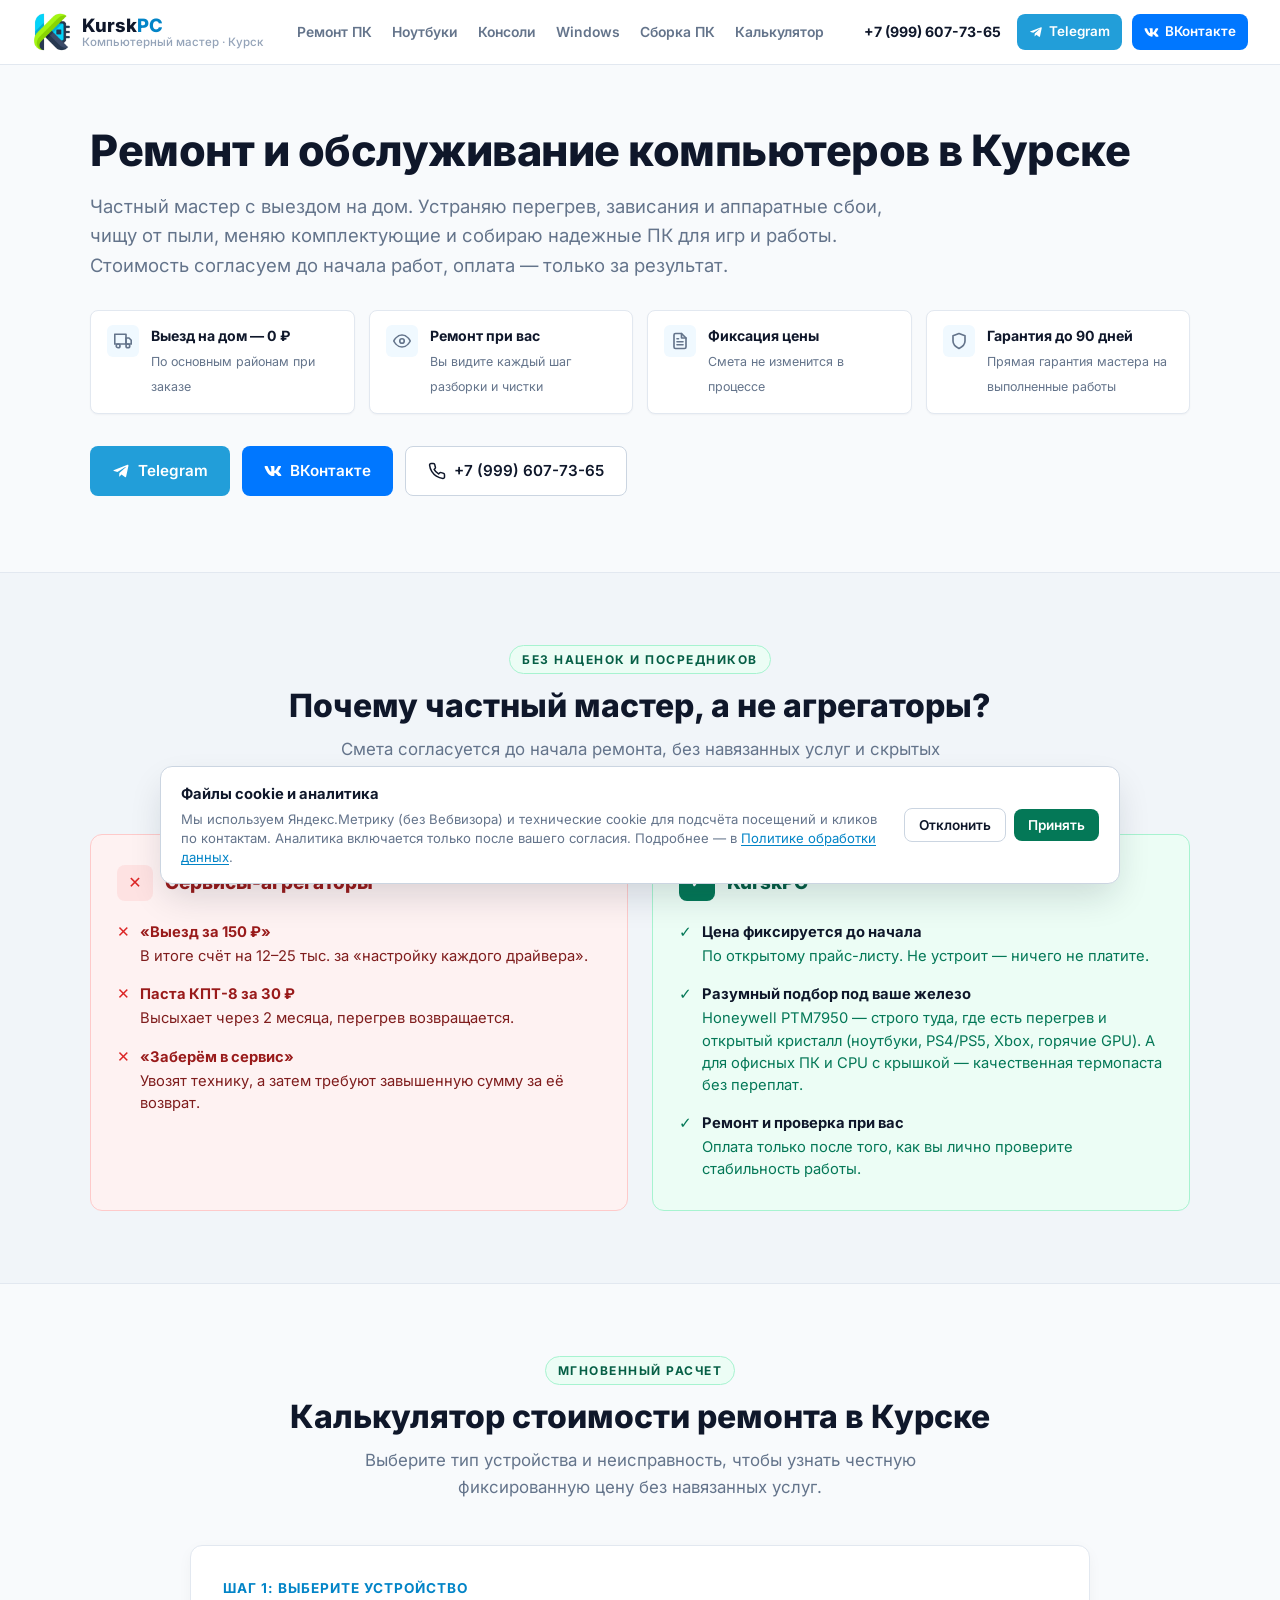
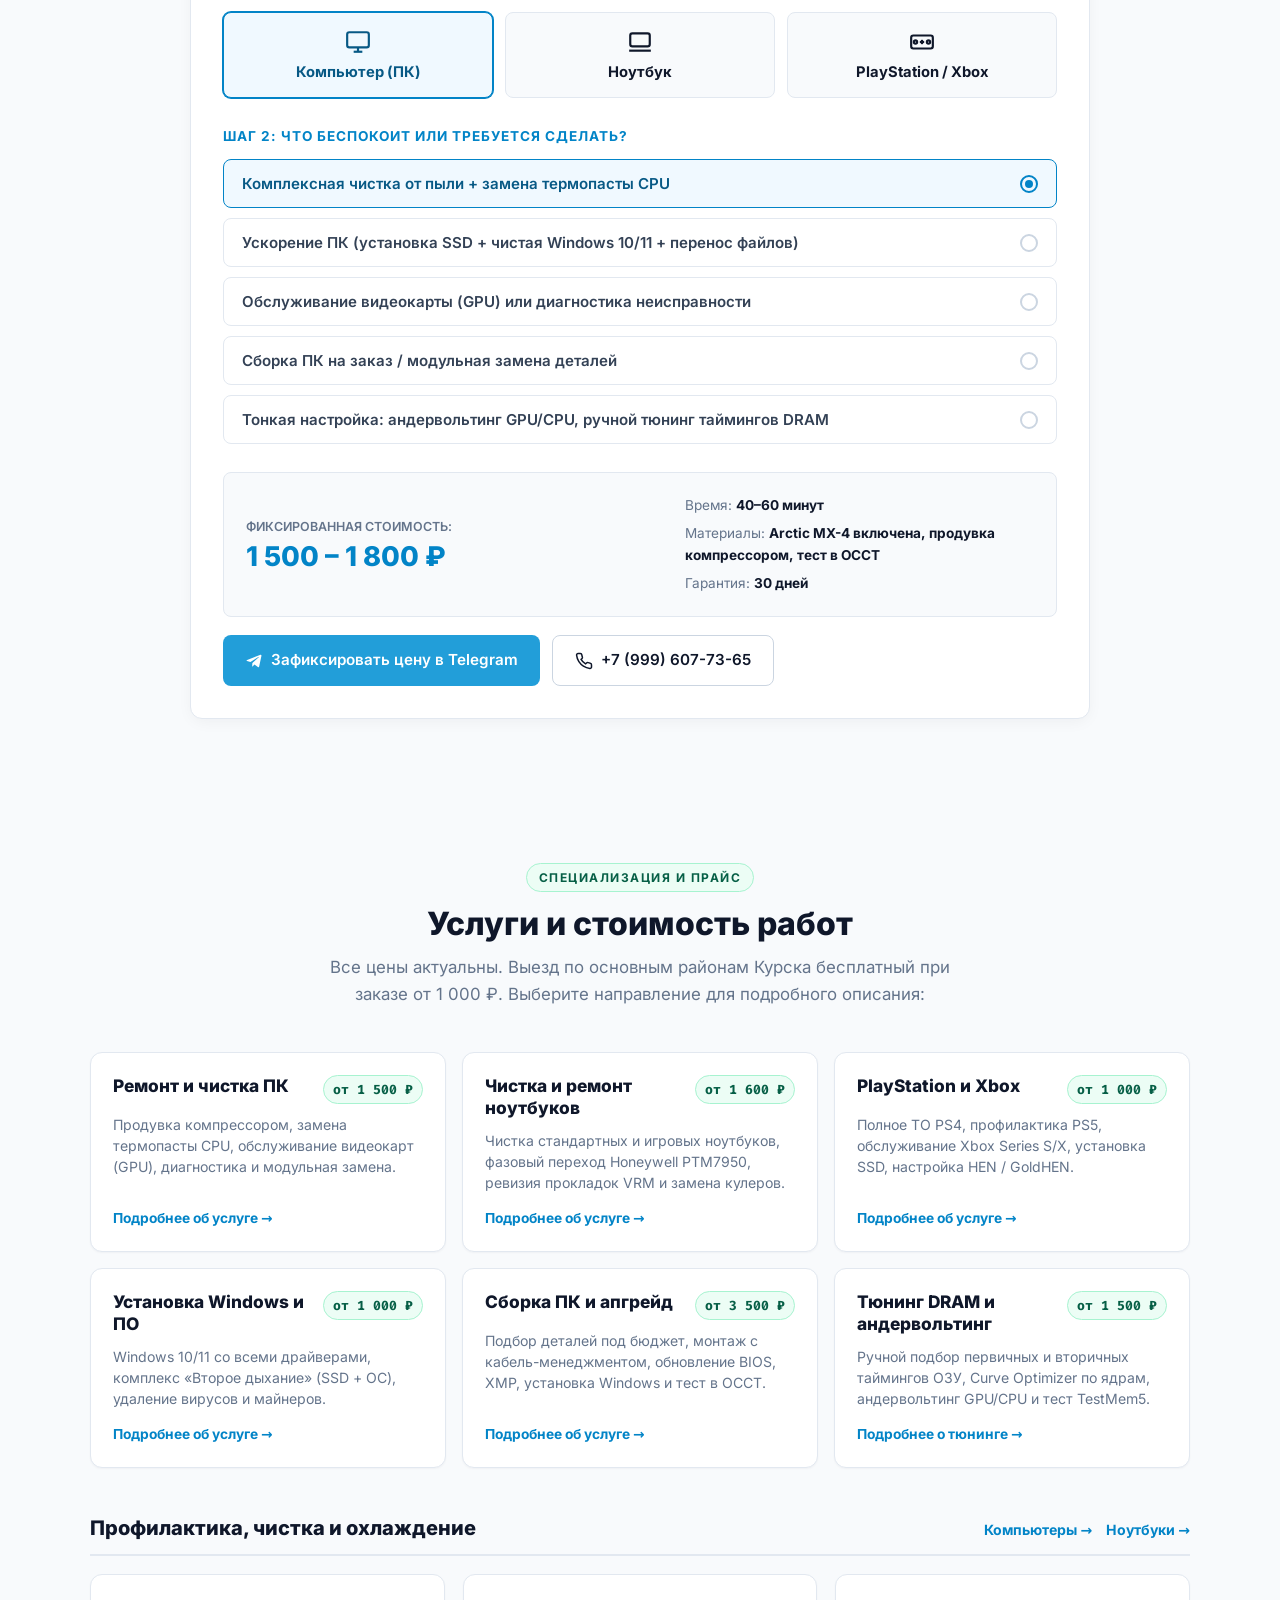
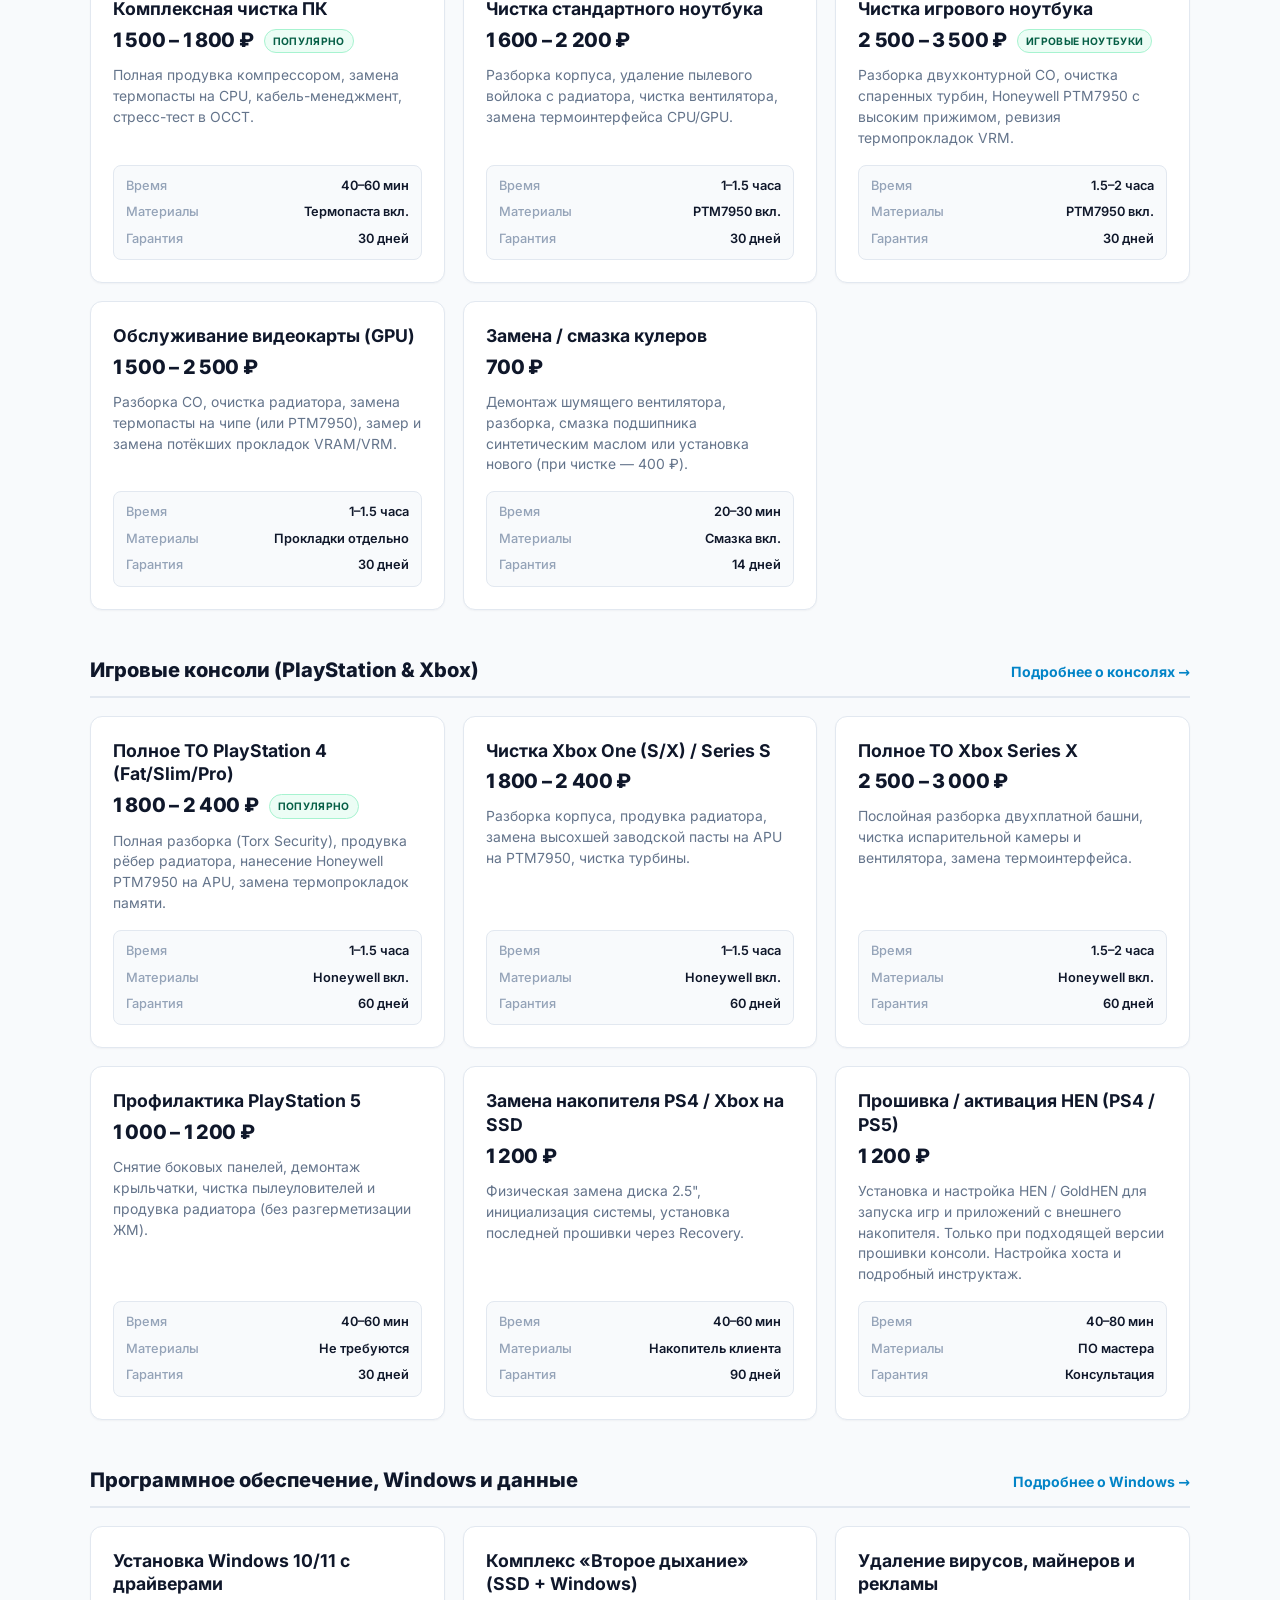
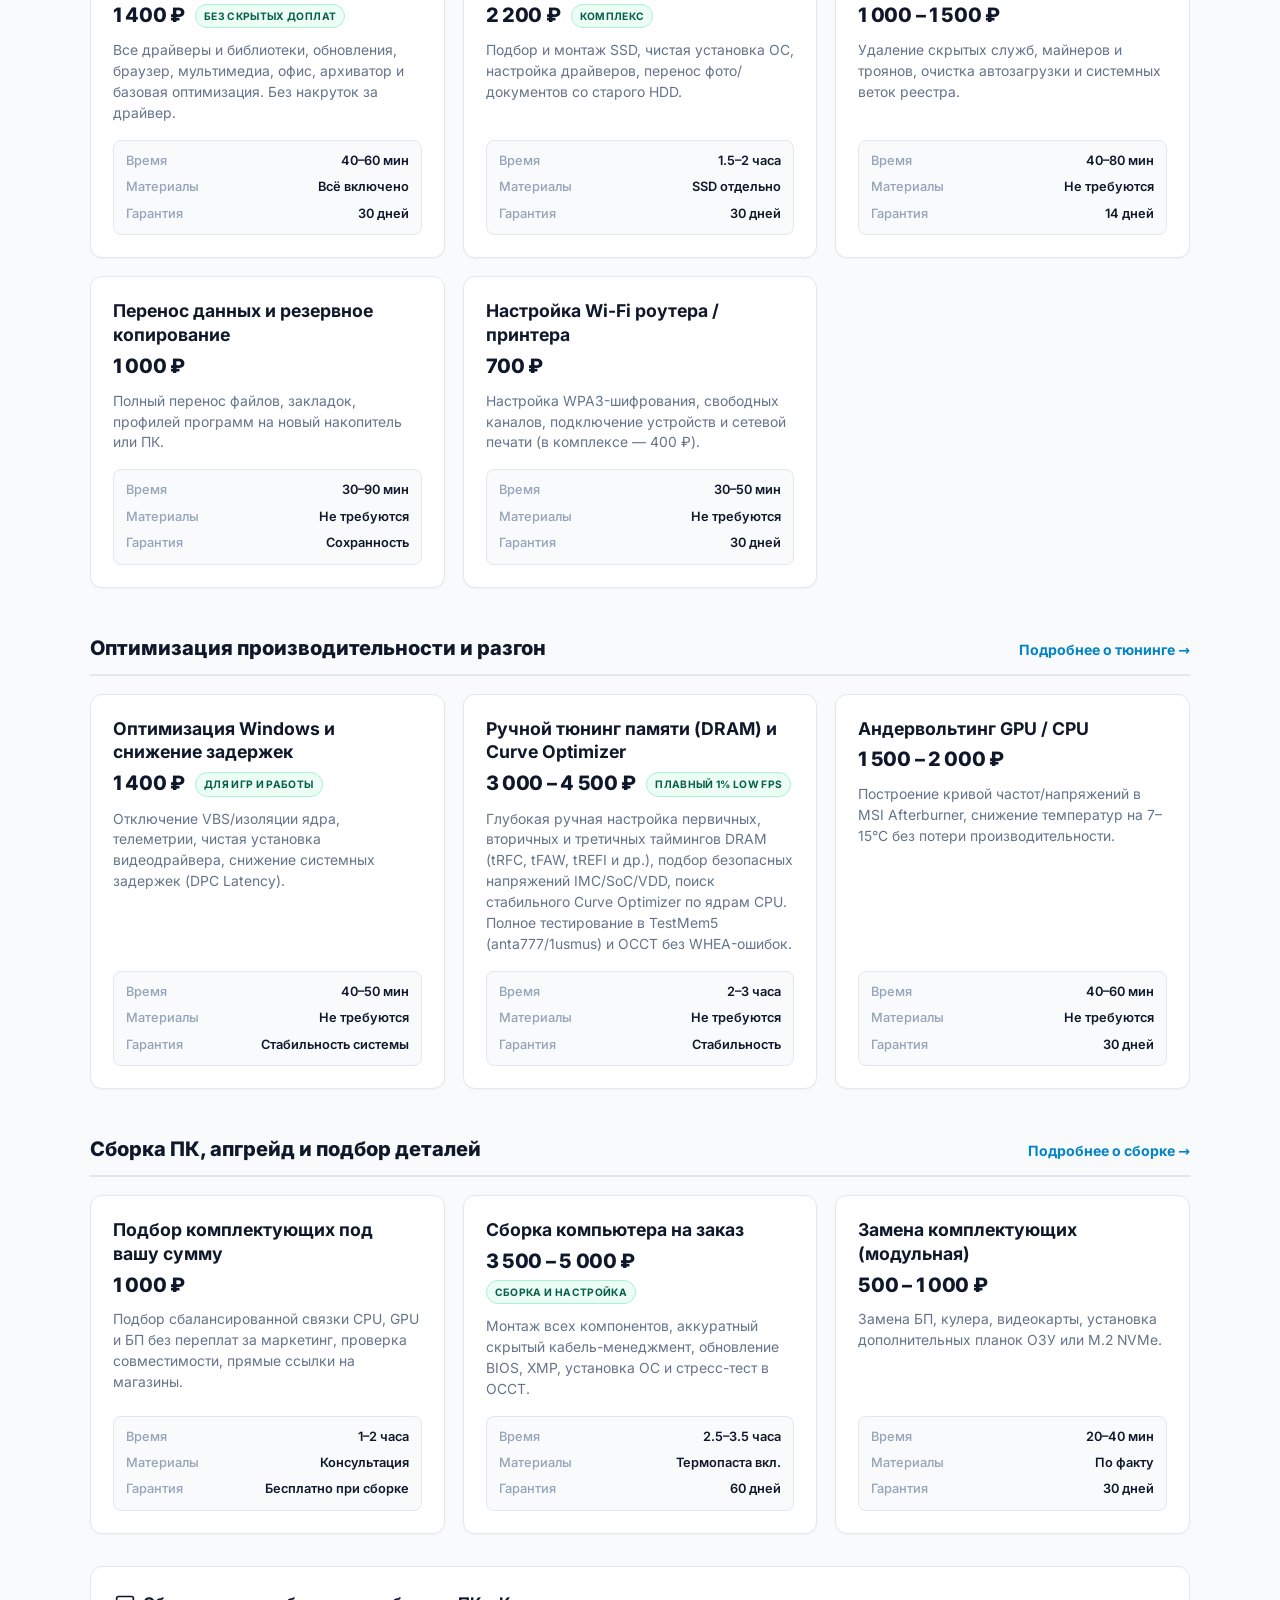
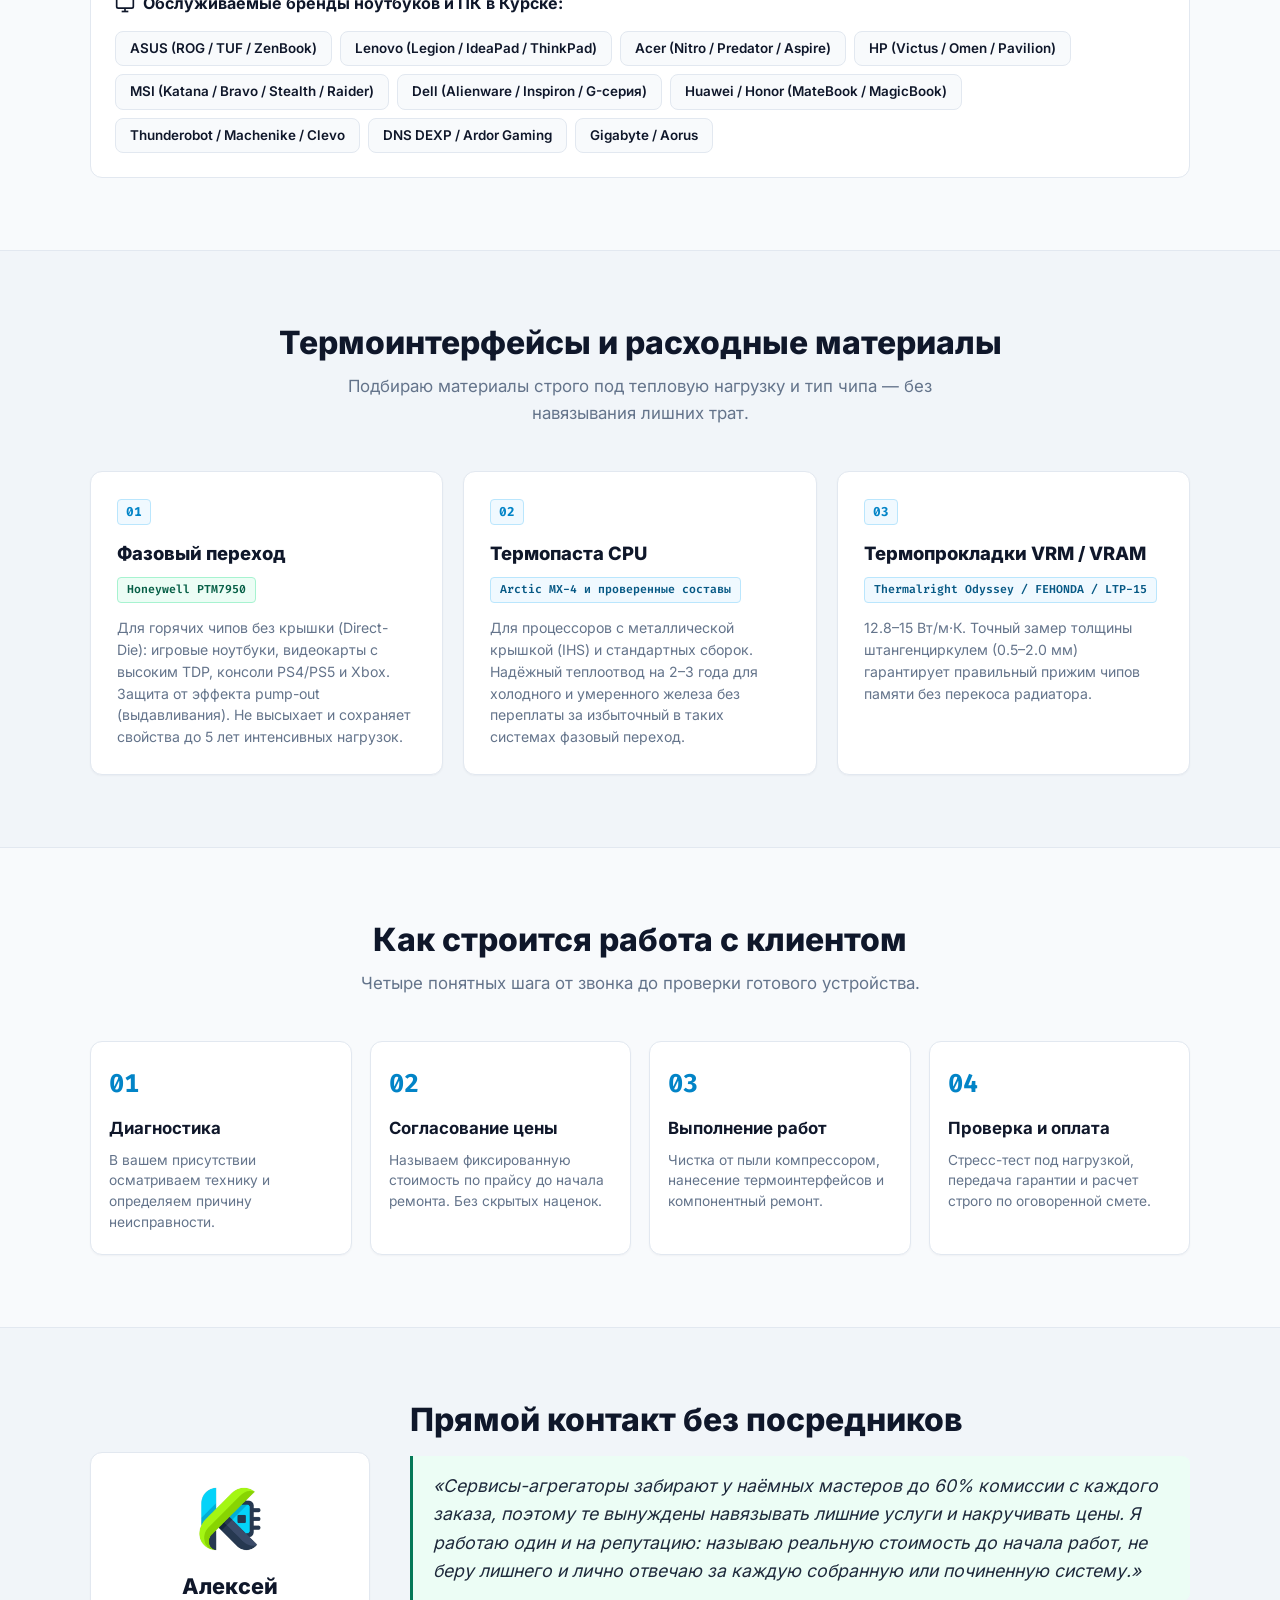
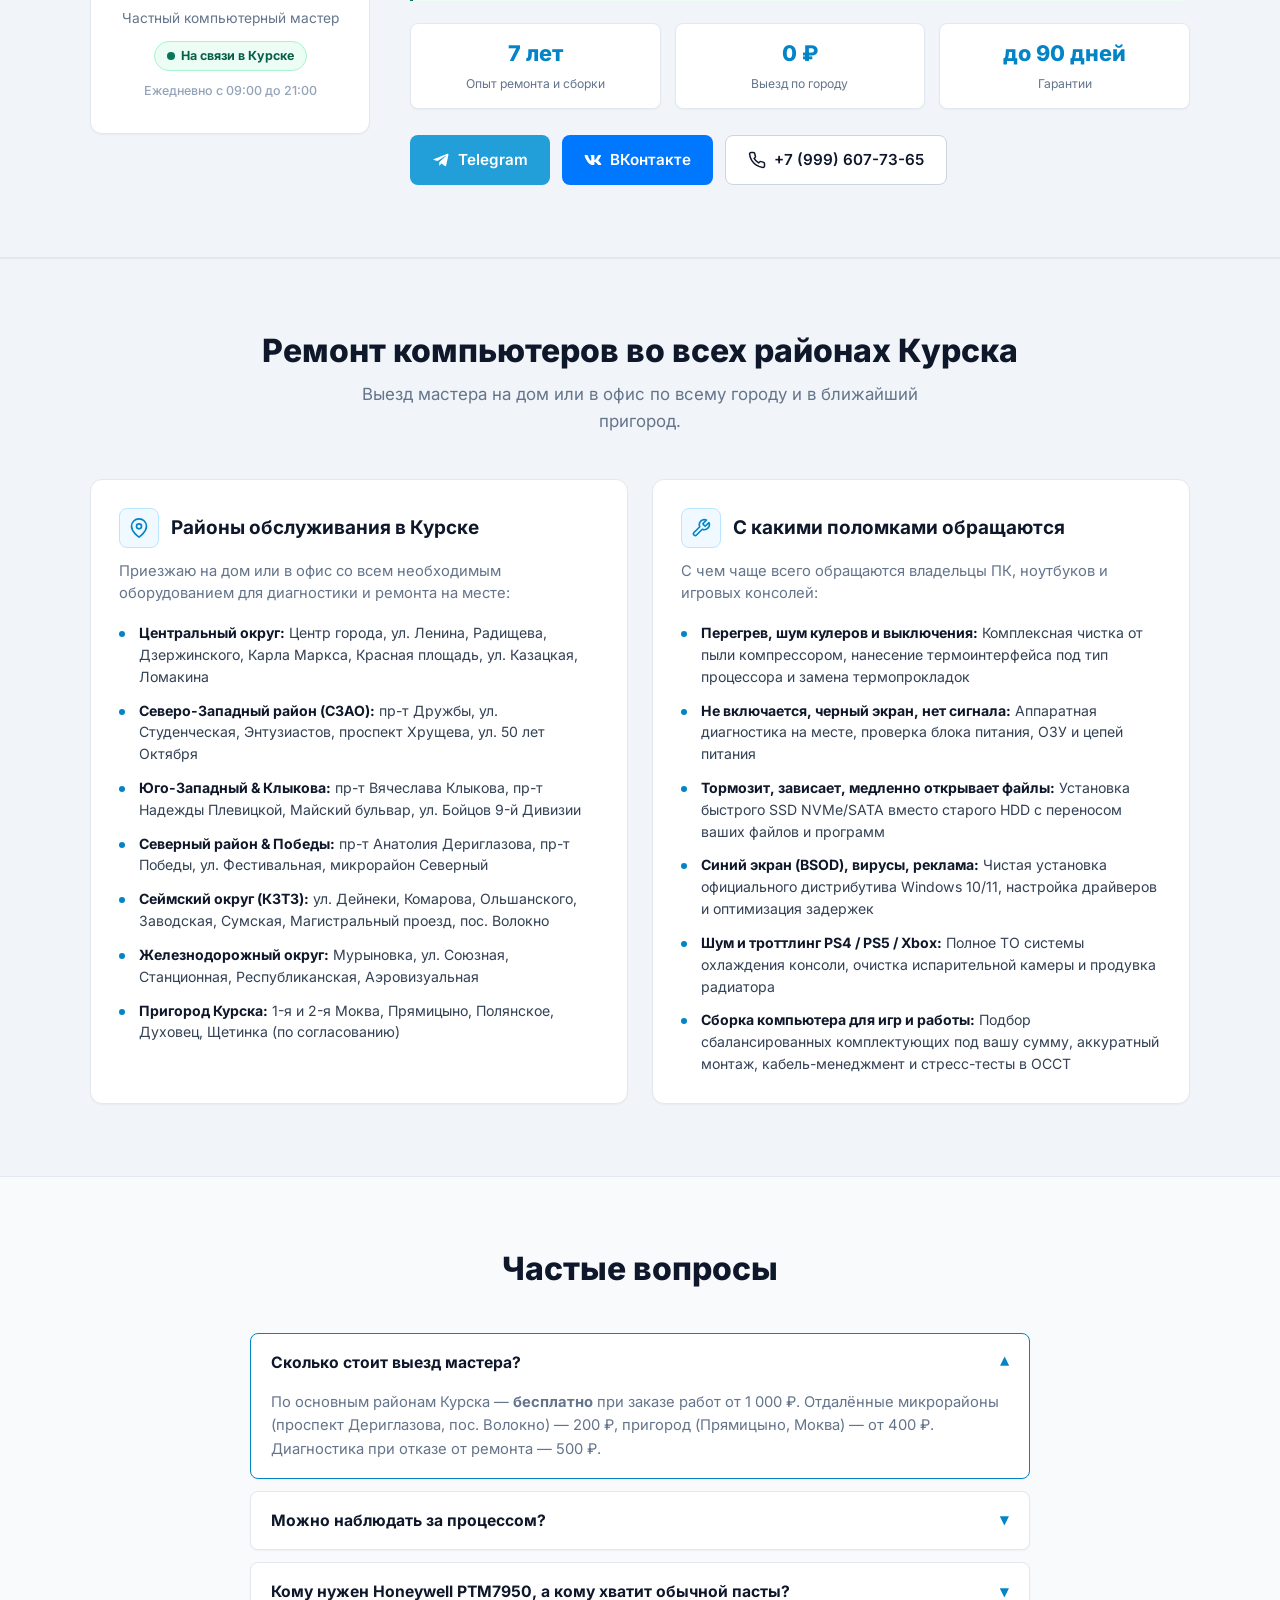
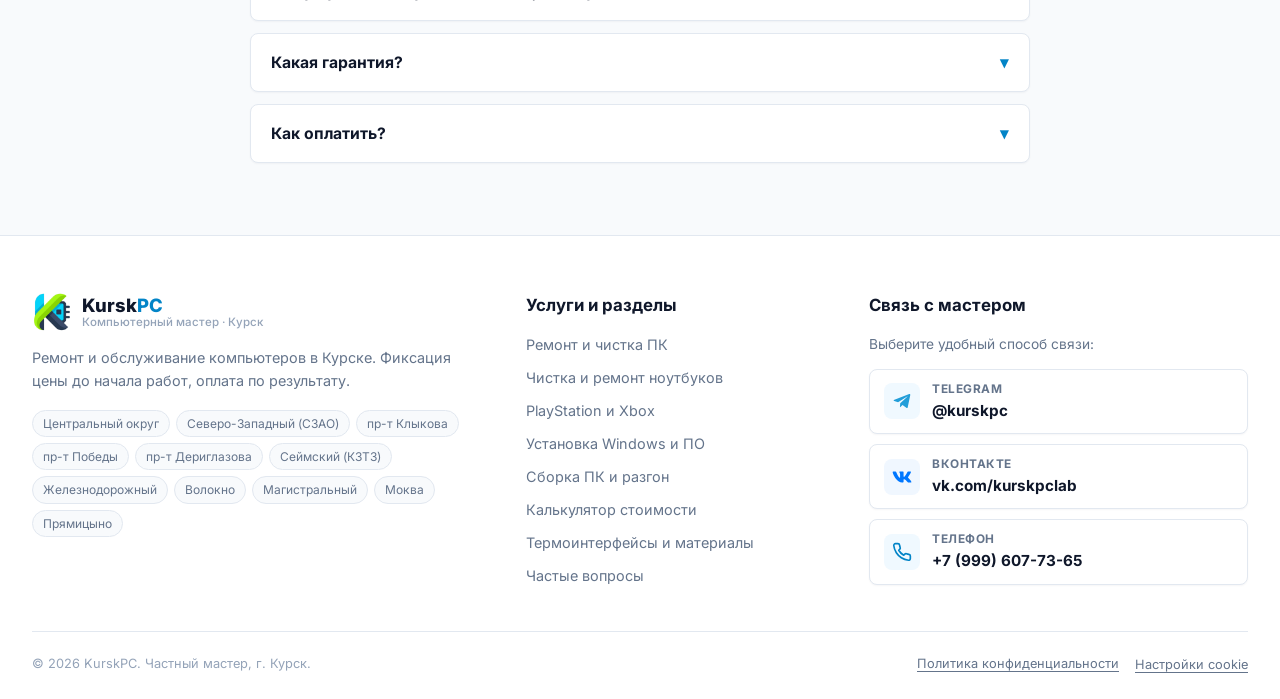
<file: index.html>
<!DOCTYPE html>
<html lang="ru">
<head>
  <meta charset="UTF-8">
  <meta name="viewport" content="width=device-width, initial-scale=1.0">
  <title>Ремонт компьютеров и ноутбуков в Курске — частный мастер с выездом на дом | KurskPC</title>
  <meta name="description" content="Частный компьютерный мастер в Курске с выездом на дом (0 ₽). Ремонт ПК, чистка ноутбуков и консолей PS/Xbox, сборка, установка Windows. Фиксация цен до начала. ☎ +7 (999) 607-73-65">
  <meta name="keywords" content="компьютерный мастер Курск, ремонт компьютеров Курск, ремонт ноутбуков Курск, чистка ноутбука Курск замена термопасты, чистка ПК Курск, ремонт компьютеров на дому Курск, чистка PS4 PS5 Курск, чистка Xbox Курск, установка Windows Курск, сборка ПК Курск, компьютерная помощь Курск">
  <meta name="robots" content="index, follow">
  <link rel="canonical" href="https://kurskpc.ru/">

  <!-- Гео-привязка для регионального поиска (Курск) -->
  <meta name="geo.region" content="RU-KRS">
  <meta name="geo.placename" content="Курск">
  <meta name="geo.position" content="51.730361;36.192647">
  <meta name="ICBM" content="51.730361, 36.192647">

  <!-- Верификация поисковых систем -->
  <meta name="yandex-verification" content="8c75ee6e68437301">
  <!-- Раскомментируйте и вставьте код после добавления сайта в Google Search Console:
  <meta name="google-site-verification" content="ВАШ_КОД_ИЗ_GSC"> -->

  <!-- PWA & Web App Manifest -->
  <link rel="manifest" href="/manifest.json">

  <!-- Шрифты Inter и Fira Code подключены локально в styles/main.css -->

  <!-- Favicon и мобильные иконки для поисковых сниппетов (Google / Yandex) -->
  <link rel="icon" href="/favicon.ico" sizes="any">
  <link rel="icon" type="image/png" sizes="32x32" href="/src/avatar.png">
  <link rel="icon" type="image/png" sizes="192x192" href="/src/avatar.png">
  <link rel="icon" type="image/png" sizes="512x512" href="/src/avatar.png">
  <link rel="apple-touch-icon" sizes="180x180" href="/src/avatar.png">
  <meta name="theme-color" content="#ffffff">
  <meta name="format-detection" content="telephone=no">

  <!-- Open Graph / VK / Telegram -->
  <meta property="og:type" content="website">
  <meta property="og:site_name" content="KurskPC">
  <meta property="og:locale" content="ru_RU">
  <meta property="og:title" content="Ремонт компьютеров и ноутбуков в Курске — частный мастер KurskPC">
  <meta property="og:description" content="Частный мастер по ремонту компьютеров и ноутбуков в Курске. Выезд на дом 0 ₽. Чистка PS4/PS5 и Xbox, сборка и апгрейд. Фиксация цен до начала работ.">
  <meta property="og:url" content="https://kurskpc.ru/">
  <meta property="og:image" content="https://kurskpc.ru/src/avatar.png">
  <meta property="og:image:type" content="image/png">
  <meta property="og:image:width" content="512">
  <meta property="og:image:height" content="512">
  <meta property="og:image:alt" content="KurskPC — Ремонт компьютеров и ноутбуков в Курске">

  <!-- Twitter Card -->
  <meta name="twitter:card" content="summary">
  <meta name="twitter:title" content="Ремонт компьютеров и ноутбуков в Курске — KurskPC">
  <meta name="twitter:description" content="Частный мастер по ремонту компьютеров, ноутбуков и консолей в Курске. Бесплатный выезд при заказе, открытый прайс-лист.">
  <meta name="twitter:image" content="https://kurskpc.ru/src/avatar.png">

  <link rel="stylesheet" href="/styles/main.css">

  <!-- Яндекс.Метрика загружается динамически в scripts/main.js только после согласия пользователя -->

  <!-- Микроразметка Schema.org для локального бизнеса и FAQ -->
  <script type="application/ld+json">
  {
    "@context": "https://schema.org",
    "@graph": [
      {
        "@type": "ComputerRepairService",
        "@id": "https://kurskpc.ru/#service",
        "name": "KurskPC",
        "alternateName": "Компьютерный мастер Курск — KurskPC",
        "description": "Частный мастер по ремонту компьютеров и ноутбуков в Курске. Чистка ПК и консолей PlayStation / Xbox, сборка на заказ, установка Windows, андервольтинг и апгрейд.",
        "url": "https://kurskpc.ru/",
        "logo": "https://kurskpc.ru/src/avatar.png",
        "image": "https://kurskpc.ru/src/avatar.png",
        "priceRange": "700–5000 ₽",
        "telephone": "+7-999-607-73-65",
        "currenciesAccepted": "RUB",
        "paymentAccepted": "Cash, SBP",
        "openingHours": "Mo-Su 09:00-21:00",
        "founder": {
          "@type": "Person",
          "name": "Алексей",
          "jobTitle": "Частный компьютерный мастер",
          "url": "https://kurskpc.ru/#about"
        },
        "knowsAbout": [
          "Ремонт компьютеров Курск",
          "Ремонт ноутбуков ASUS, Lenovo, Acer, HP, MSI, Dell",
          "Чистка игровых ноутбуков с Honeywell PTM7950",
          "Обслуживание и чистка PlayStation 4, PlayStation 5, Xbox Series X/S",
          "Сборка компьютеров на заказ",
          "Установка официальной Windows 10 и Windows 11"
        ],
        "sameAs": [
          "https://vk.com/kurskpclab",
          "https://t.me/kurskpc"
        ],
        "geo": {
          "@type": "GeoCoordinates",
          "latitude": 51.730361,
          "longitude": 36.192647
        },
        "address": {
          "@type": "PostalAddress",
          "addressLocality": "Курск",
          "addressRegion": "Курская область",
          "addressCountry": "RU"
        },
        "areaServed": [
          { "@type": "City", "name": "Курск" },
          { "@type": "AdministrativeArea", "name": "Центральный округ, Курск" },
          { "@type": "AdministrativeArea", "name": "Сеймский округ, Курск" },
          { "@type": "AdministrativeArea", "name": "Железнодорожный округ, Курск" },
          { "@type": "AdministrativeArea", "name": "Северо-Западный район, Курск" },
          { "@type": "AdministrativeArea", "name": "Проспект Анатолия Дериглазова, Курск" },
          { "@type": "AdministrativeArea", "name": "КЗТЗ, Курск" }
        ],
        "hasOfferCatalog": {
          "@type": "OfferCatalog",
          "name": "Услуги ремонта и обслуживания компьютерной техники в Курске",
          "itemListElement": [
            {
              "@type": "OfferCatalog",
              "name": "Профилактика, чистка и охлаждение",
              "itemListElement": [
                {
                  "@type": "Offer",
                  "name": "Комплексная чистка ПК от пыли с заменой термопасты",
                  "price": "1500",
                  "priceCurrency": "RUB",
                  "description": "Полная продувка компрессором, замена термопасты на CPU, кабель-менеджмент, стресс-тест в OCCT."
                },
                {
                  "@type": "Offer",
                  "name": "Чистка стандартного ноутбука с заменой термоинтерфейса",
                  "price": "1600",
                  "priceCurrency": "RUB",
                  "description": "Разборка корпуса, чистка радиатора и кулера, замена термоинтерфейса CPU/GPU на Honeywell PTM7950."
                },
                {
                  "@type": "Offer",
                  "name": "Чистка игрового ноутбука с термоинтерфейсом Honeywell PTM7950",
                  "price": "2500",
                  "priceCurrency": "RUB",
                  "description": "Очистка двухконтурной СО, спаренных турбин, нанесение PTM7950, ревизия жидких термопрокладок VRM."
                },
                {
                  "@type": "Offer",
                  "name": "Обслуживание видеокарты (GPU)",
                  "price": "1500",
                  "priceCurrency": "RUB",
                  "description": "Очистка радиатора, замена термопасты чипа, замена термопрокладок VRAM/VRM."
                }
              ]
            },
            {
              "@type": "OfferCatalog",
              "name": "Игровые консоли PlayStation & Xbox",
              "itemListElement": [
                {
                  "@type": "Offer",
                  "name": "Полное ТО PlayStation 4 (Fat/Slim/Pro)",
                  "price": "1800",
                  "priceCurrency": "RUB",
                  "description": "Разборка, продувка радиатора, нанесение Honeywell PTM7950 (фазовый переход) на APU, замена термопрокладок."
                },
                {
                  "@type": "Offer",
                  "name": "Чистка и замена термопасты Xbox One / Series S",
                  "price": "1800",
                  "priceCurrency": "RUB",
                  "description": "Разборка корпуса, продувка радиатора, замена заводской пасты на APU на Honeywell PTM7950."
                },
                {
                  "@type": "Offer",
                  "name": "Полное ТО Xbox Series X",
                  "price": "2500",
                  "priceCurrency": "RUB",
                  "description": "Послойная разборка башни, чистка испарительной камеры и вентилятора, замена термоинтерфейса."
                },
                {
                  "@type": "Offer",
                  "name": "Профилактика PlayStation 5",
                  "price": "1000",
                  "priceCurrency": "RUB",
                  "description": "Демонтаж панелей и кулера, очистка пылеуловителей и продувка радиатора без разгерметизации жидкого металла."
                },
                {
                  "@type": "Offer",
                  "name": "Прошивка / активация HEN (PS4 / PS5)",
                  "price": "1200",
                  "priceCurrency": "RUB",
                  "description": "Настройка HEN / GoldHEN для запуска игр, настройка хоста и подробный инструктаж."
                }
              ]
            },
            {
              "@type": "OfferCatalog",
              "name": "Программное обеспечение и Windows",
              "itemListElement": [
                {
                  "@type": "Offer",
                  "name": "Установка Windows 10/11 с драйверами и настройкой",
                  "price": "1400",
                  "priceCurrency": "RUB",
                  "description": "Установка ОС со всеми драйверами, пакетом программ, без скрытых наценок за каждый драйвер."
                },
                {
                  "@type": "Offer",
                  "name": "Комплекс «Второе дыхание» (SSD + Windows)",
                  "price": "2200",
                  "priceCurrency": "RUB",
                  "description": "Монтаж SSD, чистая установка Windows, перенос пользовательских файлов со старого HDD."
                },
                {
                  "@type": "Offer",
                  "name": "Удаление вирусов, майнеров и рекламы",
                  "price": "1000",
                  "priceCurrency": "RUB",
                  "description": "Очистка системы от скрытых служб, вирусов, майнеров и рекламных баннеров."
                }
              ]
            },
            {
              "@type": "OfferCatalog",
              "name": "Сборка ПК и тюнинг",
              "itemListElement": [
                {
                  "@type": "Offer",
                  "name": "Сборка ПК на заказ в Курске",
                  "price": "3500",
                  "priceCurrency": "RUB",
                  "description": "Аккуратная сборка, кабель-менеджмент, настройка BIOS, установка Windows и стресс-тесты."
                },
                {
                  "@type": "Offer",
                  "name": "Ручная настройка таймингов DRAM и Curve Optimizer",
                  "price": "3000",
                  "priceCurrency": "RUB",
                  "description": "Полноценный ручной оверклокинг: первичные, вторичные и третичные тайминги DRAM, напряжения контроллера памяти (IMC/SoC), тонкая настройка Curve Optimizer по ядрам и стресс-тесты TestMem5/OCCT."
                },
                {
                  "@type": "Offer",
                  "name": "Андервольтинг видеокарты / процессора",
                  "price": "1500",
                  "priceCurrency": "RUB",
                  "description": "Снижение рабочих температур и шума вентиляторов без потери производительности."
                }
              ]
            }
          ]
        }
      },
      {
        "@type": "FAQPage",
        "@id": "https://kurskpc.ru/#faq",
        "mainEntity": [
          {
            "@type": "Question",
            "name": "Сколько стоит выезд мастера?",
            "acceptedAnswer": {
              "@type": "Answer",
              "text": "По основным районам Курска — бесплатно при заказе работ от 1 000 ₽. Отдалённые микрорайоны (проспект Дериглазова, пос. Волокно) — 200 ₽, пригород (Прямицыно, Моква) — от 400 ₽. Диагностика при отказе от ремонта — 500 ₽."
            }
          },
          {
            "@type": "Question",
            "name": "Можно наблюдать за процессом?",
            "acceptedAnswer": {
              "@type": "Answer",
              "text": "Да. Мастер работает при вас, показывает состояние пыли, заводской пасты и нанесение нового термоинтерфейса."
            }
          },
          {
            "@type": "Question",
            "name": "Кому нужен Honeywell PTM7950, а кому хватит обычной термопасты?",
            "acceptedAnswer": {
              "@type": "Answer",
              "text": "Фазовый переход необходим на открытых кристаллах Direct-Die (ноутбуки, видеокарты, консоли PS/Xbox), подверженных эффекту выдавливания (pump-out). Для обычного процессора ПК с металлической крышкой (IHS) стандартного уровня достаточно качественной термопасты Arctic MX-4: я подбираю термоинтерфейс строго по целесообразности, чтобы вы не переплачивали за то, что вашей системе не требуется."
            }
          },
          {
            "@type": "Question",
            "name": "Какая гарантия?",
            "acceptedAnswer": {
              "@type": "Answer",
              "text": "Чистка ПК — 30 дней. Консоли PS/Xbox — 60 дней. Сборка ПК — 60 дней. Замена SSD консолей — до 90 дней."
            }
          },
          {
            "@type": "Question",
            "name": "Как оплатить?",
            "acceptedAnswer": {
              "@type": "Answer",
              "text": "Оплата после стресс-теста и вашей проверки. Наличные или перевод через СБП на карту любого банка."
            }
          }
        ]
      },
      {
        "@type": "BreadcrumbList",
        "@id": "https://kurskpc.ru/#breadcrumb",
        "itemListElement": [
          {
            "@type": "ListItem",
            "position": 1,
            "name": "Главная",
            "item": "https://kurskpc.ru/"
          }
        ]
      }
    ]
  }
  </script>
</head>
<body>

<!-- ======== Header ======== -->
<header class="header" id="header">
  <div class="wrap wrap-full header-inner">
    <a href="/" class="logo">
      <img src="/src/avatar.png" alt="KurskPC — Ремонт компьютеров и ноутбуков в Курске" class="logo-icon" width="50" height="50" fetchpriority="high">
      <div class="logo-titles"><span class="logo-text">Kursk<span>PC</span></span><span class="logo-sub">Компьютерный мастер · Курск</span></div>
    </a>

    <nav class="nav" id="nav">
      <a href="/remont-pk/">Ремонт ПК</a>
      <a href="/remont-noutbukov/">Ноутбуки</a>
      <a href="/remont-konsoley/">Консоли</a>
      <a href="/ustanovka-windows/">Windows</a>
      <a href="/sborka-pk/">Сборка ПК</a>
      <a href="/#calc">Калькулятор</a>
    </nav>

    <div class="header-right">
      <span class="online-label"><span class="online-dot"></span><span>На связи</span></span>
      <a href="tel:+79996077365" class="header-phone" data-ym-goal="click_phone">+7 (999) 607-73-65</a>
      <a href="https://t.me/kurskpc" target="_blank" rel="noopener" class="btn btn-tg btn-sm" data-ym-goal="click_tg" aria-label="Написать в Telegram">
        <svg width="14" height="14" viewBox="0 0 24 24" fill="currentColor"><path d="M20.665 3.717l-17.73 6.837c-1.21.486-1.203 1.161-.222 1.462l4.552 1.42 10.532-6.645c.498-.303.953-.14.579.192l-8.533 7.701h-.002l-.313 4.674c.458 0 .66-.21.916-.458l2.199-2.138 4.573 3.378c.843.464 1.448.225 1.658-.783l2.998-14.127c.308-1.233-.472-1.794-1.207-1.491z"/></svg>
        <span>Telegram</span>
      </a>
      <a href="https://vk.com/kurskpclab" target="_blank" rel="noopener" class="btn btn-vk btn-sm" data-ym-goal="click_vk" aria-label="Группа ВКонтакте">
        <svg width="15" height="15" viewBox="0 0 576 512" fill="currentColor"><path d="M545 117.7c3.7-12.5 0-21.7-17.8-21.7h-58.9c-15 0-21.9 7.9-25.6 16.7 0 0-30 73.1-72.4 120.5-13.7 13.7-20 18.1-27.5 18.1-3.7 0-9.4-4.4-9.4-16.9V117.7c0-15-4.2-21.7-16.6-21.7h-92.6c-9.4 0-15 7-15 13.5 0 14.2 21.2 17.5 23.4 57.5v86.8c0 19-3.4 22.5-10.9 22.5-20 0-68.6-73.4-97.4-157.4-5.8-16.3-11.5-22.9-26.6-22.9H38.8c-16.8 0-20.2 7.9-20.2 16.7 0 15.6 20 93.1 93.1 195.5C160.4 378.1 229 416 291.4 416c37.5 0 42.1-8.4 42.1-22.9 0-66.8-3.4-73.1 15.4-73.1 8.7 0 23.7 4.4 58.7 38.1 40 40 46.6 57.9 69 57.9h58.9c16.8 0 25.3-8.4 20.4-25-11.2-34.9-86.9-106.7-90.3-111.5-8.7-11.2-6.2-16.2 0-26.2.1-.1 72-101.3 79.4-135.6z"/></svg>
        <span>ВКонтакте</span>
      </a>
      <a href="tel:+79996077365" class="header-call-btn" aria-label="Позвонить мастеру" data-ym-goal="click_phone">
        <svg width="15" height="15" viewBox="0 0 24 24" fill="none" stroke="currentColor" stroke-width="2.3" stroke-linecap="round" stroke-linejoin="round"><path d="M22 16.92v3a2 2 0 0 1-2.18 2 19.79 19.79 0 0 1-8.63-3.07 19.5 19.5 0 0 1-6-6 19.79 19.79 0 0 1-3.07-8.67A2 2 0 0 1 4.11 2h3a2 2 0 0 1 2 1.72 12.84 12.84 0 0 0 .7 2.81 2 2 0 0 1-.45 2.11L8.09 9.91a16 16 0 0 0 6 6l1.27-1.27a2 2 0 0 1 2.11-.45 12.84 12.84 0 0 0 2.81.7A2 2 0 0 1 22 16.92z"></path></svg>
        <span>Позвонить</span>
      </a>
      <button class="burger" id="burger" aria-label="Меню навигации" aria-expanded="false" aria-controls="nav">
        <span class="burger-line"></span>
        <span class="burger-line"></span>
      </button>
    </div>
  </div>
</header>
<div class="nav-backdrop" id="navBackdrop"></div>

<main id="main">
<!-- ======== Hero ======== -->
<section class="hero" id="hero">
  <div class="wrap hero-grid">
    <div>
      <h1>Ремонт и&nbsp;обслуживание компьютеров в&nbsp;Курске</h1>
      <p class="hero-desc">Частный мастер с выездом на дом. Устраняю перегрев, зависания и аппаратные сбои, чищу от пыли, меняю комплектующие и собираю надежные ПК для игр и работы. Стоимость согласуем до начала работ, оплата — только за результат.</p>

      <div class="props">
        <div class="prop">
          <span class="prop-icon">
            <svg width="18" height="18" viewBox="0 0 24 24" fill="none" stroke="currentColor" stroke-width="2.2" stroke-linecap="round" stroke-linejoin="round"><rect x="1" y="3" width="15" height="13"></rect><polygon points="16 8 20 8 23 11 23 16 16 16"></polygon><circle cx="5.5" cy="18.5" r="2.5"></circle><circle cx="18.5" cy="18.5" r="2.5"></circle></svg>
          </span>
          <div><b>Выезд на дом — 0 ₽</b><span>По основным районам при заказе</span></div>
        </div>
        <div class="prop">
          <span class="prop-icon">
            <svg width="18" height="18" viewBox="0 0 24 24" fill="none" stroke="currentColor" stroke-width="2.2" stroke-linecap="round" stroke-linejoin="round"><path d="M1 12s4-8 11-8 11 8 11 8-4 8-11 8-11-8-11-8z"></path><circle cx="12" cy="12" r="3"></circle></svg>
          </span>
          <div><b>Ремонт при вас</b><span>Вы видите каждый шаг разборки и чистки</span></div>
        </div>
        <div class="prop">
          <span class="prop-icon">
            <svg width="18" height="18" viewBox="0 0 24 24" fill="none" stroke="currentColor" stroke-width="2.2" stroke-linecap="round" stroke-linejoin="round"><path d="M14 2H6a2 2 0 0 0-2 2v16a2 2 0 0 0 2 2h12a2 2 0 0 0 2-2V8z"></path><polyline points="14 2 14 8 20 8"></polyline><line x1="16" y1="13" x2="8" y2="13"></line><line x1="16" y1="17" x2="8" y2="17"></line><polyline points="10 9 9 9 8 9"></polyline></svg>
          </span>
          <div><b>Фиксация цены</b><span>Смета не изменится в процессе</span></div>
        </div>
        <div class="prop">
          <span class="prop-icon">
            <svg width="18" height="18" viewBox="0 0 24 24" fill="none" stroke="currentColor" stroke-width="2.2" stroke-linecap="round" stroke-linejoin="round"><path d="M12 22s8-4 8-10V5l-8-3-8 3v7c0 6 8 10 8 10z"></path></svg>
          </span>
          <div><b>Гарантия до 90 дней</b><span>Прямая гарантия мастера на выполненные работы</span></div>
        </div>
      </div>

      <div class="hero-btns">
        <a href="https://t.me/kurskpc" target="_blank" rel="noopener" class="btn btn-tg" data-ym-goal="click_tg">
          <svg width="18" height="18" viewBox="0 0 24 24" fill="currentColor"><path d="M20.665 3.717l-17.73 6.837c-1.21.486-1.203 1.161-.222 1.462l4.552 1.42 10.532-6.645c.498-.303.953-.14.579.192l-8.533 7.701h-.002l-.313 4.674c.458 0 .66-.21.916-.458l2.199-2.138 4.573 3.378c.843.464 1.448.225 1.658-.783l2.998-14.127c.308-1.233-.472-1.794-1.207-1.491z"/></svg>
          Telegram
        </a>
        <a href="https://vk.com/kurskpclab" target="_blank" rel="noopener" class="btn btn-vk" data-ym-goal="click_vk">
          <svg width="18" height="18" viewBox="0 0 576 512" fill="currentColor"><path d="M545 117.7c3.7-12.5 0-21.7-17.8-21.7h-58.9c-15 0-21.9 7.9-25.6 16.7 0 0-30 73.1-72.4 120.5-13.7 13.7-20 18.1-27.5 18.1-3.7 0-9.4-4.4-9.4-16.9V117.7c0-15-4.2-21.7-16.6-21.7h-92.6c-9.4 0-15 7-15 13.5 0 14.2 21.2 17.5 23.4 57.5v86.8c0 19-3.4 22.5-10.9 22.5-20 0-68.6-73.4-97.4-157.4-5.8-16.3-11.5-22.9-26.6-22.9H38.8c-16.8 0-20.2 7.9-20.2 16.7 0 15.6 20 93.1 93.1 195.5C160.4 378.1 229 416 291.4 416c37.5 0 42.1-8.4 42.1-22.9 0-66.8-3.4-73.1 15.4-73.1 8.7 0 23.7 4.4 58.7 38.1 40 40 46.6 57.9 69 57.9h58.9c16.8 0 25.3-8.4 20.4-25-11.2-34.9-86.9-106.7-90.3-111.5-8.7-11.2-6.2-16.2 0-26.2.1-.1 72-101.3 79.4-135.6z"/></svg>
          ВКонтакте
        </a>
        <a href="tel:+79996077365" class="btn btn-outline" data-ym-goal="click_phone">
          <svg width="18" height="18" viewBox="0 0 24 24" fill="none" stroke="currentColor" stroke-width="2" stroke-linecap="round" stroke-linejoin="round"><path d="M22 16.92v3a2 2 0 0 1-2.18 2 19.79 19.79 0 0 1-8.63-3.07 19.5 19.5 0 0 1-6-6 19.79 19.79 0 0 1-3.07-8.67A2 2 0 0 1 4.11 2h3a2 2 0 0 1 2 1.72 12.84 12.84 0 0 0 .7 2.81 2 2 0 0 1-.45 2.11L8.09 9.91a16 16 0 0 0 6 6l1.27-1.27a2 2 0 0 1 2.11-.45 12.84 12.84 0 0 0 2.81.7A2 2 0 0 1 22 16.92z"></path></svg>
          +7 (999) 607-73-65
        </a>
      </div>
    </div>
  </div>
</section>

<!-- ======== Сравнение ======== -->
<section class="section section-alt" id="why">
  <div class="wrap">
    <div class="section-head">
      <div class="section-tag">Без наценок и посредников</div>
      <h2 class="section-title">Почему частный мастер, а не агрегаторы?</h2>
      <p class="section-sub">Смета согласуется до начала ремонта, без навязанных услуг и скрытых доплат.</p>
    </div>

    <div class="compare-grid">
      <div class="cmp-card cmp-bad">
        <div class="cmp-head"><div class="cmp-icon">✕</div><h3 class="cmp-h">Сервисы-агрегаторы</h3></div>
        <ul class="cmp-list">
          <li class="cmp-item"><span class="cmp-bullet">✕</span><div><b>«Выезд за 150 ₽»</b><p>В итоге счёт на 12–25 тыс. за «настройку каждого драйвера».</p></div></li>
          <li class="cmp-item"><span class="cmp-bullet">✕</span><div><b>Паста КПТ-8 за 30 ₽</b><p>Высыхает через 2 месяца, перегрев возвращается.</p></div></li>
          <li class="cmp-item"><span class="cmp-bullet">✕</span><div><b>«Заберём в сервис»</b><p>Увозят технику, а затем требуют завышенную сумму за её возврат.</p></div></li>
        </ul>
      </div>
      <div class="cmp-card cmp-good">
        <div class="cmp-head"><div class="cmp-icon">✓</div><h3 class="cmp-h">KurskPC</h3></div>
        <ul class="cmp-list">
          <li class="cmp-item"><span class="cmp-bullet">✓</span><div><b>Цена фиксируется до начала</b><p>По открытому прайс-листу. Не устроит — ничего не платите.</p></div></li>
          <li class="cmp-item"><span class="cmp-bullet">✓</span><div><b>Разумный подбор под ваше железо</b><p>Honeywell PTM7950 — строго туда, где есть перегрев и открытый кристалл (ноутбуки, PS4/PS5, Xbox, горячие GPU). А для офисных ПК и CPU с крышкой — качественная термопаста без переплат.</p></div></li>
          <li class="cmp-item"><span class="cmp-bullet">✓</span><div><b>Ремонт и проверка при вас</b><p>Оплата только после того, как вы лично проверите стабильность работы.</p></div></li>
        </ul>
      </div>
    </div>
  </div>
</section>

<!-- ======== Интерактивный калькулятор стоимости (SEO & UX) ======== -->
<section class="section" id="calc">
  <div class="wrap">
    <div class="section-head">
      <div class="section-tag">Мгновенный расчет</div>
      <h2 class="section-title">Калькулятор стоимости ремонта в Курске</h2>
      <p class="section-sub">Выберите тип устройства и неисправность, чтобы узнать честную фиксированную цену без навязанных услуг.</p>
    </div>

    <div class="calc-box">
      <span class="calc-step-label">Шаг 1: Выберите устройство</span>
      <div class="calc-devices" role="tablist">
        <button type="button" class="calc-dev-btn active" data-device="pc" role="tab" aria-selected="true">
          <svg viewBox="0 0 24 24" fill="none" stroke="currentColor" stroke-width="2"><rect x="2" y="3" width="20" height="14" rx="2"></rect><line x1="8" y1="21" x2="16" y2="21"></line><line x1="12" y1="17" x2="12" y2="21"></line></svg>
          <span>Компьютер (ПК)</span>
        </button>
        <button type="button" class="calc-dev-btn" data-device="laptop" role="tab" aria-selected="false">
          <svg viewBox="0 0 24 24" fill="none" stroke="currentColor" stroke-width="2"><rect x="3" y="4" width="18" height="12" rx="2"></rect><path d="M2 20h20"></path></svg>
          <span>Ноутбук</span>
        </button>
        <button type="button" class="calc-dev-btn" data-device="console" role="tab" aria-selected="false">
          <svg viewBox="0 0 24 24" fill="none" stroke="currentColor" stroke-width="2"><rect x="2" y="6" width="20" height="12" rx="2"></rect><circle cx="6" cy="12" r="1.5"></circle><circle cx="18" cy="12" r="1.5"></circle><path d="M10 12h4"></path><path d="M12 10v4"></path></svg>
          <span>PlayStation / Xbox</span>
        </button>
      </div>

      <span class="calc-step-label">Шаг 2: Что беспокоит или требуется сделать?</span>
      <div class="calc-problems" id="calcProblems" role="group">
        <!-- Кнопки неисправностей формируются скриптом main.js -->
      </div>

      <div class="calc-summary">
        <div class="calc-sum-price-wrap">
          <span class="calc-sum-tag">Фиксированная стоимость:</span>
          <div class="calc-sum-price" id="calcPrice">1 500 – 1 800 ₽</div>
        </div>
        <div class="calc-sum-specs">
          <div>Время: <strong id="calcTime">40–60 минут</strong></div>
          <div>Материалы: <strong id="calcMats">Arctic MX-4 включена, тест в OCCT</strong></div>
          <div>Гарантия: <strong id="calcWarranty">30 дней</strong></div>
        </div>
      </div>

      <div class="calc-cta">
        <a href="https://t.me/kurskpc" id="calcTgBtn" target="_blank" rel="noopener" class="btn btn-tg" data-ym-goal="click_tg">
          <svg width="18" height="18" viewBox="0 0 24 24" fill="currentColor"><path d="M20.665 3.717l-17.73 6.837c-1.21.486-1.203 1.161-.222 1.462l4.552 1.42 10.532-6.645c.498-.303.953-.14.579.192l-8.533 7.701h-.002l-.313 4.674c.458 0 .66-.21.916-.458l2.199-2.138 4.573 3.378c.843.464 1.448.225 1.658-.783l2.998-14.127c.308-1.233-.472-1.794-1.207-1.491z"/></svg>
          Зафиксировать цену в Telegram
        </a>
        <a href="tel:+79996077365" class="btn btn-outline" data-ym-goal="click_phone">
          <svg width="18" height="18" viewBox="0 0 24 24" fill="none" stroke="currentColor" stroke-width="2"><path d="M22 16.92v3a2 2 0 0 1-2.18 2 19.79 19.79 0 0 1-8.63-3.07 19.5 19.5 0 0 1-6-6 19.79 19.79 0 0 1-3.07-8.67A2 2 0 0 1 4.11 2h3a2 2 0 0 1 2 1.72 12.84 12.84 0 0 0 .7 2.81 2 2 0 0 1-.45 2.11L8.09 9.91a16 16 0 0 0 6 6l1.27-1.27a2 2 0 0 1 2.11-.45 12.84 12.84 0 0 0 2.81.7A2 2 0 0 1 22 16.92z"></path></svg>
          +7 (999) 607-73-65
        </a>
      </div>
    </div>
  </div>
</section>

<!-- ======== Прайс-лист и направления ======== -->
<section class="section" id="services">
  <div class="wrap">
    <div class="section-head">
      <div class="section-tag">Специализация и прайс</div>
      <h2 class="section-title">Услуги и стоимость работ</h2>
      <p class="section-sub">Все цены актуальны. Выезд по основным районам Курска бесплатный при заказе от 1 000 ₽. Выберите направление для подробного описания:</p>
    </div>

    <div class="hub-grid">
      <a href="/remont-pk/" class="hub-card">
        <div class="hub-card-top">
          <h3 class="hub-card-title">Ремонт и чистка ПК</h3>
          <span class="hub-card-price">от 1 500 ₽</span>
        </div>
        <p class="hub-card-desc">Продувка компрессором, замена термопасты CPU, обслуживание видеокарт (GPU), диагностика и модульная замена.</p>
        <span class="hub-card-link">Подробнее об услуге →</span>
      </a>

      <a href="/remont-noutbukov/" class="hub-card">
        <div class="hub-card-top">
          <h3 class="hub-card-title">Чистка и ремонт ноутбуков</h3>
          <span class="hub-card-price">от 1 600 ₽</span>
        </div>
        <p class="hub-card-desc">Чистка стандартных и игровых ноутбуков, фазовый переход Honeywell PTM7950, ревизия прокладок VRM и замена кулеров.</p>
        <span class="hub-card-link">Подробнее об услуге →</span>
      </a>

      <a href="/remont-konsoley/" class="hub-card">
        <div class="hub-card-top">
          <h3 class="hub-card-title">PlayStation и Xbox</h3>
          <span class="hub-card-price">от 1 000 ₽</span>
        </div>
        <p class="hub-card-desc">Полное ТО PS4, профилактика PS5, обслуживание Xbox Series S/X, установка SSD, настройка HEN / GoldHEN.</p>
        <span class="hub-card-link">Подробнее об услуге →</span>
      </a>

      <a href="/ustanovka-windows/" class="hub-card">
        <div class="hub-card-top">
          <h3 class="hub-card-title">Установка Windows и ПО</h3>
          <span class="hub-card-price">от 1 000 ₽</span>
        </div>
        <p class="hub-card-desc">Windows 10/11 со всеми драйверами, комплекс «Второе дыхание» (SSD + ОС), удаление вирусов и майнеров.</p>
        <span class="hub-card-link">Подробнее об услуге →</span>
      </a>

      <a href="/sborka-pk/" class="hub-card">
        <div class="hub-card-top">
          <h3 class="hub-card-title">Сборка ПК и апгрейд</h3>
          <span class="hub-card-price">от 3 500 ₽</span>
        </div>
        <p class="hub-card-desc">Подбор деталей под бюджет, монтаж с кабель-менеджментом, обновление BIOS, XMP, установка Windows и тест в OCCT.</p>
        <span class="hub-card-link">Подробнее об услуге →</span>
      </a>

      <a href="/sborka-pk/#tuning" class="hub-card">
        <div class="hub-card-top">
          <h3 class="hub-card-title">Тюнинг DRAM и андервольтинг</h3>
          <span class="hub-card-price">от 1 500 ₽</span>
        </div>
        <p class="hub-card-desc">Ручной подбор первичных и вторичных таймингов ОЗУ, Curve Optimizer по ядрам, андервольтинг GPU/CPU и тест TestMem5.</p>
        <span class="hub-card-link">Подробнее о тюнинге →</span>
      </a>
    </div>

    <!-- 1. Чистка и охлаждение -->
    <div class="price-cat-head">
      <h3 class="price-cat-title">Профилактика, чистка и охлаждение</h3>
      <div class="price-cat-links">
        <a href="/remont-pk/" class="price-cat-more">Компьютеры →</a>
        <a href="/remont-noutbukov/" class="price-cat-more">Ноутбуки →</a>
      </div>
    </div>
    <div class="price-grid">

      <article class="price-card">
        <div class="pc-header">
          <h4 class="pc-name">Комплексная чистка ПК</h4>
          <div class="pc-price-row">
            <div class="pc-price">1 500 – 1 800 ₽</div>
            <span class="pc-badge">Популярно</span>
          </div>
        </div>
        <p class="pc-desc">Полная продувка компрессором, замена термопасты на CPU, кабель-менеджмент, стресс-тест в OCCT.</p>
        <dl class="pc-meta"><dt>Время</dt><dd>40–60 мин</dd><dt>Материалы</dt><dd>Термопаста вкл.</dd><dt>Гарантия</dt><dd>30 дней</dd></dl>
      </article>

      <article class="price-card">
        <div class="pc-header">
          <h4 class="pc-name">Чистка стандартного ноутбука</h4>
          <div class="pc-price-row">
            <div class="pc-price">1 600 – 2 200 ₽</div>
          </div>
        </div>
        <p class="pc-desc">Разборка корпуса, удаление пылевого войлока с радиатора, чистка вентилятора, замена термоинтерфейса CPU/GPU.</p>
        <dl class="pc-meta"><dt>Время</dt><dd>1–1.5 часа</dd><dt>Материалы</dt><dd>PTM7950 вкл.</dd><dt>Гарантия</dt><dd>30 дней</dd></dl>
      </article>

      <article class="price-card">
        <div class="pc-header">
          <h4 class="pc-name">Чистка игрового ноутбука</h4>
          <div class="pc-price-row">
            <div class="pc-price">2 500 – 3 500 ₽</div>
            <span class="pc-badge">Игровые ноутбуки</span>
          </div>
        </div>
        <p class="pc-desc">Разборка двухконтурной СО, очистка спаренных турбин, Honeywell PTM7950 с высоким прижимом, ревизия термопрокладок VRM.</p>
        <dl class="pc-meta"><dt>Время</dt><dd>1.5–2 часа</dd><dt>Материалы</dt><dd>PTM7950 вкл.</dd><dt>Гарантия</dt><dd>30 дней</dd></dl>
      </article>

      <article class="price-card">
        <div class="pc-header">
          <h4 class="pc-name">Обслуживание видеокарты (GPU)</h4>
          <div class="pc-price-row">
            <div class="pc-price">1 500 – 2 500 ₽</div>
          </div>
        </div>
        <p class="pc-desc">Разборка СО, очистка радиатора, замена термопасты на чипе (или PTM7950), замер и замена потёкших прокладок VRAM/VRM.</p>
        <dl class="pc-meta"><dt>Время</dt><dd>1–1.5 часа</dd><dt>Материалы</dt><dd>Прокладки отдельно</dd><dt>Гарантия</dt><dd>30 дней</dd></dl>
      </article>

      <article class="price-card">
        <div class="pc-header">
          <h4 class="pc-name">Замена / смазка кулеров</h4>
          <div class="pc-price-row">
            <div class="pc-price">700 ₽</div>
          </div>
        </div>
        <p class="pc-desc">Демонтаж шумящего вентилятора, разборка, смазка подшипника синтетическим маслом или установка нового (при чистке — 400 ₽).</p>
        <dl class="pc-meta"><dt>Время</dt><dd>20–30 мин</dd><dt>Материалы</dt><dd>Смазка вкл.</dd><dt>Гарантия</dt><dd>14 дней</dd></dl>
      </article>
    </div>

    <!-- 2. Консоли -->
    <div class="price-cat-head" id="consoles">
      <h3 class="price-cat-title">Игровые консоли (PlayStation & Xbox)</h3>
      <a href="/remont-konsoley/" class="price-cat-more">Подробнее о консолях →</a>
    </div>
    <div class="price-grid">

      <article class="price-card">
        <div class="pc-header">
          <h4 class="pc-name">Полное ТО PlayStation 4 (Fat/Slim/Pro)</h4>
          <div class="pc-price-row">
            <div class="pc-price">1 800 – 2 400 ₽</div>
            <span class="pc-badge">Популярно</span>
          </div>
        </div>
        <p class="pc-desc">Полная разборка (Torx Security), продувка рёбер радиатора, нанесение Honeywell PTM7950 на APU, замена термопрокладок памяти.</p>
        <dl class="pc-meta"><dt>Время</dt><dd>1–1.5 часа</dd><dt>Материалы</dt><dd>Honeywell вкл.</dd><dt>Гарантия</dt><dd>60 дней</dd></dl>
      </article>

      <article class="price-card">
        <div class="pc-header">
          <h4 class="pc-name">Чистка Xbox One (S/X) / Series S</h4>
          <div class="pc-price-row">
            <div class="pc-price">1 800 – 2 400 ₽</div>
          </div>
        </div>
        <p class="pc-desc">Разборка корпуса, продувка радиатора, замена высохшей заводской пасты на APU на PTM7950, чистка турбины.</p>
        <dl class="pc-meta"><dt>Время</dt><dd>1–1.5 часа</dd><dt>Материалы</dt><dd>Honeywell вкл.</dd><dt>Гарантия</dt><dd>60 дней</dd></dl>
      </article>

      <article class="price-card">
        <div class="pc-header">
          <h4 class="pc-name">Полное ТО Xbox Series X</h4>
          <div class="pc-price-row">
            <div class="pc-price">2 500 – 3 000 ₽</div>
          </div>
        </div>
        <p class="pc-desc">Послойная разборка двухплатной башни, чистка испарительной камеры и вентилятора, замена термоинтерфейса.</p>
        <dl class="pc-meta"><dt>Время</dt><dd>1.5–2 часа</dd><dt>Материалы</dt><dd>Honeywell вкл.</dd><dt>Гарантия</dt><dd>60 дней</dd></dl>
      </article>

      <article class="price-card">
        <div class="pc-header">
          <h4 class="pc-name">Профилактика PlayStation 5</h4>
          <div class="pc-price-row">
            <div class="pc-price">1 000 – 1 200 ₽</div>
          </div>
        </div>
        <p class="pc-desc">Снятие боковых панелей, демонтаж крыльчатки, чистка пылеуловителей и продувка радиатора (без разгерметизации ЖМ).</p>
        <dl class="pc-meta"><dt>Время</dt><dd>40–60 мин</dd><dt>Материалы</dt><dd>Не требуются</dd><dt>Гарантия</dt><dd>30 дней</dd></dl>
      </article>

      <article class="price-card">
        <div class="pc-header">
          <h4 class="pc-name">Замена накопителя PS4 / Xbox на SSD</h4>
          <div class="pc-price-row">
            <div class="pc-price">1 200 ₽</div>
          </div>
        </div>
        <p class="pc-desc">Физическая замена диска 2.5", инициализация системы, установка последней прошивки через Recovery.</p>
        <dl class="pc-meta"><dt>Время</dt><dd>40–60 мин</dd><dt>Материалы</dt><dd>Накопитель клиента</dd><dt>Гарантия</dt><dd>90 дней</dd></dl>
      </article>

      <article class="price-card">
        <div class="pc-header">
          <h4 class="pc-name">Прошивка / активация HEN (PS4 / PS5)</h4>
          <div class="pc-price-row">
            <div class="pc-price">1 200 ₽</div>
          </div>
        </div>
        <p class="pc-desc">Установка и настройка HEN / GoldHEN для запуска игр и приложений с внешнего накопителя. Только при подходящей версии прошивки консоли. Настройка хоста и подробный инструктаж.</p>
        <dl class="pc-meta"><dt>Время</dt><dd>40–80 мин</dd><dt>Материалы</dt><dd>ПО мастера</dd><dt>Гарантия</dt><dd>Консультация</dd></dl>
      </article>
    </div>

    <!-- 3. Софт и Windows -->
    <div class="price-cat-head">
      <h3 class="price-cat-title">Программное обеспечение, Windows и данные</h3>
      <a href="/ustanovka-windows/" class="price-cat-more">Подробнее о Windows →</a>
    </div>
    <div class="price-grid">

      <article class="price-card">
        <div class="pc-header">
          <h4 class="pc-name">Установка Windows 10/11 с драйверами</h4>
          <div class="pc-price-row">
            <div class="pc-price">1 400 ₽</div>
            <span class="pc-badge">Без скрытых доплат</span>
          </div>
        </div>
        <p class="pc-desc">Все драйверы и библиотеки, обновления, браузер, мультимедиа, офис, архиватор и базовая оптимизация. Без накруток за драйвер.</p>
        <dl class="pc-meta"><dt>Время</dt><dd>40–60 мин</dd><dt>Материалы</dt><dd>Всё включено</dd><dt>Гарантия</dt><dd>30 дней</dd></dl>
      </article>

      <article class="price-card">
        <div class="pc-header">
          <h4 class="pc-name">Комплекс «Второе дыхание» (SSD + Windows)</h4>
          <div class="pc-price-row">
            <div class="pc-price">2 200 ₽</div>
            <span class="pc-badge">Комплекс</span>
          </div>
        </div>
        <p class="pc-desc">Подбор и монтаж SSD, чистая установка ОС, настройка драйверов, перенос фото/документов со старого HDD.</p>
        <dl class="pc-meta"><dt>Время</dt><dd>1.5–2 часа</dd><dt>Материалы</dt><dd>SSD отдельно</dd><dt>Гарантия</dt><dd>30 дней</dd></dl>
      </article>

      <article class="price-card">
        <div class="pc-header">
          <h4 class="pc-name">Удаление вирусов, майнеров и рекламы</h4>
          <div class="pc-price-row">
            <div class="pc-price">1 000 – 1 500 ₽</div>
          </div>
        </div>
        <p class="pc-desc">Удаление скрытых служб, майнеров и троянов, очистка автозагрузки и системных веток реестра.</p>
        <dl class="pc-meta"><dt>Время</dt><dd>40–80 мин</dd><dt>Материалы</dt><dd>Не требуются</dd><dt>Гарантия</dt><dd>14 дней</dd></dl>
      </article>

      <article class="price-card">
        <div class="pc-header">
          <h4 class="pc-name">Перенос данных и резервное копирование</h4>
          <div class="pc-price-row">
            <div class="pc-price">1 000 ₽</div>
          </div>
        </div>
        <p class="pc-desc">Полный перенос файлов, закладок, профилей программ на новый накопитель или ПК.</p>
        <dl class="pc-meta"><dt>Время</dt><dd>30–90 мин</dd><dt>Материалы</dt><dd>Не требуются</dd><dt>Гарантия</dt><dd>Сохранность</dd></dl>
      </article>

      <article class="price-card">
        <div class="pc-header">
          <h4 class="pc-name">Настройка Wi-Fi роутера / принтера</h4>
          <div class="pc-price-row">
            <div class="pc-price">700 ₽</div>
          </div>
        </div>
        <p class="pc-desc">Настройка WPA3-шифрования, свободных каналов, подключение устройств и сетевой печати (в комплексе — 400 ₽).</p>
        <dl class="pc-meta"><dt>Время</dt><dd>30–50 мин</dd><dt>Материалы</dt><dd>Не требуются</dd><dt>Гарантия</dt><dd>30 дней</dd></dl>
      </article>
    </div>

    <!-- 4. Оптимизация и разгон -->
    <div class="price-cat-head" id="tuning">
      <h3 class="price-cat-title">Оптимизация производительности и разгон</h3>
      <a href="/sborka-pk/#tuning" class="price-cat-more">Подробнее о тюнинге →</a>
    </div>
    <div class="price-grid">

      <article class="price-card">
        <div class="pc-header">
          <h4 class="pc-name">Оптимизация Windows и снижение задержек</h4>
          <div class="pc-price-row">
            <div class="pc-price">1 400 ₽</div>
            <span class="pc-badge">Для игр и работы</span>
          </div>
        </div>
        <p class="pc-desc">Отключение VBS/изоляции ядра, телеметрии, чистая установка видеодрайвера, снижение системных задержек (DPC Latency).</p>
        <dl class="pc-meta"><dt>Время</dt><dd>40–50 мин</dd><dt>Материалы</dt><dd>Не требуются</dd><dt>Гарантия</dt><dd>Стабильность системы</dd></dl>
      </article>

      <article class="price-card">
        <div class="pc-header">
          <h4 class="pc-name">Ручной тюнинг памяти (DRAM) и Curve Optimizer</h4>
          <div class="pc-price-row">
            <div class="pc-price">3 000 – 4 500 ₽</div>
            <span class="pc-badge">Плавный 1% Low FPS</span>
          </div>
        </div>
        <p class="pc-desc">Глубокая ручная настройка первичных, вторичных и третичных таймингов DRAM (tRFC, tFAW, tREFI и др.), подбор безопасных напряжений IMC/SoC/VDD, поиск стабильного Curve Optimizer по ядрам CPU. Полное тестирование в TestMem5 (anta777/1usmus) и OCCT без WHEA-ошибок.</p>
        <dl class="pc-meta"><dt>Время</dt><dd>2–3 часа</dd><dt>Материалы</dt><dd>Не требуются</dd><dt>Гарантия</dt><dd>Стабильность</dd></dl>
      </article>

      <article class="price-card">
        <div class="pc-header">
          <h4 class="pc-name">Андервольтинг GPU / CPU</h4>
          <div class="pc-price-row">
            <div class="pc-price">1 500 – 2 000 ₽</div>
          </div>
        </div>
        <p class="pc-desc">Построение кривой частот/напряжений в MSI Afterburner, снижение температур на 7–15°C без потери производительности.</p>
        <dl class="pc-meta"><dt>Время</dt><dd>40–60 мин</dd><dt>Материалы</dt><dd>Не требуются</dd><dt>Гарантия</dt><dd>30 дней</dd></dl>
      </article>
    </div>

    <!-- 5. Сборка -->
    <div class="price-cat-head">
      <h3 class="price-cat-title">Сборка ПК, апгрейд и подбор деталей</h3>
      <a href="/sborka-pk/" class="price-cat-more">Подробнее о сборке →</a>
    </div>
    <div class="price-grid">

      <article class="price-card">
        <div class="pc-header">
          <h4 class="pc-name">Подбор комплектующих под вашу сумму</h4>
          <div class="pc-price-row">
            <div class="pc-price">1 000 ₽</div>
          </div>
        </div>
        <p class="pc-desc">Подбор сбалансированной связки CPU, GPU и БП без переплат за маркетинг, проверка совместимости, прямые ссылки на магазины.</p>
        <dl class="pc-meta"><dt>Время</dt><dd>1–2 часа</dd><dt>Материалы</dt><dd>Консультация</dd><dt>Гарантия</dt><dd>Бесплатно при сборке</dd></dl>
      </article>

      <article class="price-card">
        <div class="pc-header">
          <h4 class="pc-name">Сборка компьютера на заказ</h4>
          <div class="pc-price-row">
            <div class="pc-price">3 500 – 5 000 ₽</div>
            <span class="pc-badge">Сборка и настройка</span>
          </div>
        </div>
        <p class="pc-desc">Монтаж всех компонентов, аккуратный скрытый кабель-менеджмент, обновление BIOS, XMP, установка ОС и стресс-тест в OCCT.</p>
        <dl class="pc-meta"><dt>Время</dt><dd>2.5–3.5 часа</dd><dt>Материалы</dt><dd>Термопаста вкл.</dd><dt>Гарантия</dt><dd>60 дней</dd></dl>
      </article>

      <article class="price-card">
        <div class="pc-header">
          <h4 class="pc-name">Замена комплектующих (модульная)</h4>
          <div class="pc-price-row">
            <div class="pc-price">500 – 1 000 ₽</div>
          </div>
        </div>
        <p class="pc-desc">Замена БП, кулера, видеокарты, установка дополнительных планок ОЗУ или M.2 NVMe.</p>
        <dl class="pc-meta"><dt>Время</dt><dd>20–40 мин</dd><dt>Материалы</dt><dd>По факту</dd><dt>Гарантия</dt><dd>30 дней</dd></dl>
      </article>
    </div>

    <!-- Обслуживаемые бренды и компонентный ремонт (SEO LSI) -->
    <div class="brands-wrap">
      <div class="brands-title">
        <svg width="20" height="20" viewBox="0 0 24 24" fill="none" stroke="currentColor" stroke-width="2"><rect x="2" y="3" width="20" height="14" rx="2"></rect><line x1="8" y1="21" x2="16" y2="21"></line><line x1="12" y1="17" x2="12" y2="21"></line></svg>
        <span>Обслуживаемые бренды ноутбуков и ПК в Курске:</span>
      </div>
      <div class="brands-chips">
        <span class="brand-chip">ASUS (ROG / TUF / ZenBook)</span>
        <span class="brand-chip">Lenovo (Legion / IdeaPad / ThinkPad)</span>
        <span class="brand-chip">Acer (Nitro / Predator / Aspire)</span>
        <span class="brand-chip">HP (Victus / Omen / Pavilion)</span>
        <span class="brand-chip">MSI (Katana / Bravo / Stealth / Raider)</span>
        <span class="brand-chip">Dell (Alienware / Inspiron / G-серия)</span>
        <span class="brand-chip">Huawei / Honor (MateBook / MagicBook)</span>
        <span class="brand-chip">Thunderobot / Machenike / Clevo</span>
        <span class="brand-chip">DNS DEXP / Ardor Gaming</span>
        <span class="brand-chip">Gigabyte / Aorus</span>
      </div>
    </div>
  </div>
</section>

<!-- ======== Расходники ======== -->
<section class="section section-alt" id="materials">
  <div class="wrap">
    <div class="section-head">
      <h2 class="section-title">Термоинтерфейсы и расходные материалы</h2>
      <p class="section-sub">Подбираю материалы строго под тепловую нагрузку и тип чипа — без навязывания лишних трат.</p>
    </div>

    <div class="mat-grid">
      <div class="mat-card">
        <div class="mat-num">01</div>
        <h3 class="mat-h">Фазовый переход</h3>
        <span class="mat-brand">Honeywell PTM7950</span>
        <p>Для горячих чипов без крышки (Direct-Die): игровые ноутбуки, видеокарты с высоким TDP, консоли PS4/PS5 и Xbox. Защита от эффекта pump-out (выдавливания). Не высыхает и сохраняет свойства до 5 лет интенсивных нагрузок.</p>
      </div>
      <div class="mat-card">
        <div class="mat-num">02</div>
        <h3 class="mat-h">Термопаста CPU</h3>
        <span class="mat-brand">Arctic MX-4 и проверенные составы</span>
        <p>Для процессоров с металлической крышкой (IHS) и стандартных сборок. Надёжный теплоотвод на 2–3 года для холодного и умеренного железа без переплаты за избыточный в таких системах фазовый переход.</p>
      </div>
      <div class="mat-card">
        <div class="mat-num">03</div>
        <h3 class="mat-h">Термопрокладки VRM / VRAM</h3>
        <span class="mat-brand">Thermalright Odyssey / FEHONDA / LTP-15</span>
        <p>12.8–15 Вт/м·К. Точный замер толщины штангенциркулем (0.5–2.0 мм) гарантирует правильный прижим чипов памяти без перекоса радиатора.</p>
      </div>
    </div>
  </div>
</section>

<!-- ======== Регламент ======== -->
<section class="section" id="warranty">
  <div class="wrap">
    <div class="section-head">
      <h2 class="section-title">Как строится работа с клиентом</h2>
      <p class="section-sub">Четыре понятных шага от звонка до проверки готового устройства.</p>
    </div>

    <div class="steps-grid">
      <div class="step-card">
        <div class="step-n">01</div>
        <h3>Диагностика</h3>
        <p>В вашем присутствии осматриваем технику и определяем причину неисправности.</p>
      </div>
      <div class="step-card">
        <div class="step-n">02</div>
        <h3>Согласование цены</h3>
        <p>Называем фиксированную стоимость по прайсу до начала ремонта. Без скрытых наценок.</p>
      </div>
      <div class="step-card">
        <div class="step-n">03</div>
        <h3>Выполнение работ</h3>
        <p>Чистка от пыли компрессором, нанесение термоинтерфейсов и компонентный ремонт.</p>
      </div>
      <div class="step-card">
        <div class="step-n">04</div>
        <h3>Проверка и оплата</h3>
        <p>Стресс-тест под нагрузкой, передача гарантии и расчет строго по оговоренной смете.</p>
      </div>
    </div>
  </div>
</section>

<!-- ======== О мастере ======== -->
<section class="section section-alt" id="about">
  <div class="wrap master-grid">
    <div class="master-card-badge">
      <div class="master-avatar">
        <img src="/src/avatar.png" alt="Мастер Алексей — KurskPC" class="master-avatar-img" width="88" height="88" loading="lazy">
      </div>
      <div class="master-name-text">Алексей</div>
      <div class="master-role-text">Частный компьютерный мастер</div>
      <div class="master-status-tag">
        <span class="online-dot"></span> На связи в Курске
      </div>
      <div class="master-sub-text">Ежедневно с 09:00 до 21:00</div>
    </div>
    <div>
      <h2 class="section-title">Прямой контакт без посредников</h2>
      <blockquote class="master-quote">«Сервисы-агрегаторы забирают у наёмных мастеров до 60% комиссии с каждого заказа, поэтому те вынуждены навязывать лишние услуги и накручивать цены. Я работаю один и на репутацию: называю реальную стоимость до начала работ, не беру лишнего и лично отвечаю за каждую собранную или починенную систему.»</blockquote>
      <div class="master-stats">
        <div class="m-stat"><strong>7 лет</strong><span>Опыт ремонта и сборки</span></div>
        <div class="m-stat"><strong>0 ₽</strong><span>Выезд по городу</span></div>
        <div class="m-stat"><strong>до 90 дней</strong><span>Гарантии</span></div>
      </div>
      <div class="hero-btns">
        <a href="https://t.me/kurskpc" target="_blank" rel="noopener" class="btn btn-tg" data-ym-goal="click_tg">
          <svg width="18" height="18" viewBox="0 0 24 24" fill="currentColor"><path d="M20.665 3.717l-17.73 6.837c-1.21.486-1.203 1.161-.222 1.462l4.552 1.42 10.532-6.645c.498-.303.953-.14.579.192l-8.533 7.701h-.002l-.313 4.674c.458 0 .66-.21.916-.458l2.199-2.138 4.573 3.378c.843.464 1.448.225 1.658-.783l2.998-14.127c.308-1.233-.472-1.794-1.207-1.491z"/></svg>
          Telegram
        </a>
        <a href="https://vk.com/kurskpclab" target="_blank" rel="noopener" class="btn btn-vk" data-ym-goal="click_vk">
          <svg width="18" height="18" viewBox="0 0 576 512" fill="currentColor"><path d="M545 117.7c3.7-12.5 0-21.7-17.8-21.7h-58.9c-15 0-21.9 7.9-25.6 16.7 0 0-30 73.1-72.4 120.5-13.7 13.7-20 18.1-27.5 18.1-3.7 0-9.4-4.4-9.4-16.9V117.7c0-15-4.2-21.7-16.6-21.7h-92.6c-9.4 0-15 7-15 13.5 0 14.2 21.2 17.5 23.4 57.5v86.8c0 19-3.4 22.5-10.9 22.5-20 0-68.6-73.4-97.4-157.4-5.8-16.3-11.5-22.9-26.6-22.9H38.8c-16.8 0-20.2 7.9-20.2 16.7 0 15.6 20 93.1 93.1 195.5C160.4 378.1 229 416 291.4 416c37.5 0 42.1-8.4 42.1-22.9 0-66.8-3.4-73.1 15.4-73.1 8.7 0 23.7 4.4 58.7 38.1 40 40 46.6 57.9 69 57.9h58.9c16.8 0 25.3-8.4 20.4-25-11.2-34.9-86.9-106.7-90.3-111.5-8.7-11.2-6.2-16.2 0-26.2.1-.1 72-101.3 79.4-135.6z"/></svg>
          ВКонтакте
        </a>
        <a href="tel:+79996077365" class="btn btn-outline" data-ym-goal="click_phone">
          <svg width="18" height="18" viewBox="0 0 24 24" fill="none" stroke="currentColor" stroke-width="2" stroke-linecap="round" stroke-linejoin="round"><path d="M22 16.92v3a2 2 0 0 1-2.18 2 19.79 19.79 0 0 1-8.63-3.07 19.5 19.5 0 0 1-6-6 19.79 19.79 0 0 1-3.07-8.67A2 2 0 0 1 4.11 2h3a2 2 0 0 1 2 1.72 12.84 12.84 0 0 0 .7 2.81 2 2 0 0 1-.45 2.11L8.09 9.91a16 16 0 0 0 6 6l1.27-1.27a2 2 0 0 1 2.11-.45 12.84 12.84 0 0 0 2.81.7A2 2 0 0 1 22 16.92z"></path></svg>
          +7 (999) 607-73-65
        </a>
      </div>
    </div>
  </div>
</section>

<!-- ======== География выезда и частые неисправности (SEO) ======== -->
<section class="section section-alt" id="coverage">
  <div class="wrap">
    <div class="section-head">
      <h2 class="section-title">Ремонт компьютеров во всех районах Курска</h2>
      <p class="section-sub">Выезд мастера на дом или в офис по всему городу и в ближайший пригород.</p>
    </div>

    <div class="coverage-grid">
      <div class="coverage-card">
        <div class="cov-head">
          <div class="cov-icon">
            <svg width="20" height="20" viewBox="0 0 24 24" fill="none" stroke="currentColor" stroke-width="2" stroke-linecap="round" stroke-linejoin="round"><path d="M21 10c0 7-9 13-9 13s-9-6-9-13a9 9 0 0 1 18 0z"></path><circle cx="12" cy="10" r="3"></circle></svg>
          </div>
          <h3>Районы обслуживания в Курске</h3>
        </div>
        <p class="cov-desc">Приезжаю на дом или в офис со всем необходимым оборудованием для диагностики и ремонта на месте:</p>
        <ul class="cov-list">
          <li><strong>Центральный округ:</strong> Центр города, ул. Ленина, Радищева, Дзержинского, Карла Маркса, Красная площадь, ул. Казацкая, Ломакина</li>
          <li><strong>Северо-Западный район (СЗАО):</strong> пр-т Дружбы, ул. Студенческая, Энтузиастов, проспект Хрущева, ул. 50 лет Октября</li>
          <li><strong>Юго-Западный & Клыкова:</strong> пр-т Вячеслава Клыкова, пр-т Надежды Плевицкой, Майский бульвар, ул. Бойцов 9-й Дивизии</li>
          <li><strong>Северный район & Победы:</strong> пр-т Анатолия Дериглазова, пр-т Победы, ул. Фестивальная, микрорайон Северный</li>
          <li><strong>Сеймский округ (КЗТЗ):</strong> ул. Дейнеки, Комарова, Ольшанского, Заводская, Сумская, Магистральный проезд, пос. Волокно</li>
          <li><strong>Железнодорожный округ:</strong> Мурыновка, ул. Союзная, Станционная, Республиканская, Аэровизуальная</li>
          <li><strong>Пригород Курска:</strong> 1-я и 2-я Моква, Прямицыно, Полянское, Духовец, Щетинка (по согласованию)</li>
        </ul>
      </div>

      <div class="coverage-card">
        <div class="cov-head">
          <div class="cov-icon">
            <svg width="20" height="20" viewBox="0 0 24 24" fill="none" stroke="currentColor" stroke-width="2" stroke-linecap="round" stroke-linejoin="round"><path d="M14.7 6.3a1 1 0 0 0 0 1.4l1.6 1.6a1 1 0 0 0 1.4 0l3.77-3.77a6 6 0 0 1-7.94 7.94l-6.91 6.91a2.12 2.12 0 0 1-3-3l6.91-6.91a6 6 0 0 1 7.94-7.94l-3.76 3.76z"></path></svg>
          </div>
          <h3>С какими поломками обращаются</h3>
        </div>
        <p class="cov-desc">С чем чаще всего обращаются владельцы ПК, ноутбуков и игровых консолей:</p>
        <ul class="cov-list">
          <li><strong>Перегрев, шум кулеров и выключения:</strong> Комплексная чистка от пыли компрессором, нанесение термоинтерфейса под тип процессора и замена термопрокладок</li>
          <li><strong>Не включается, черный экран, нет сигнала:</strong> Аппаратная диагностика на месте, проверка блока питания, ОЗУ и цепей питания</li>
          <li><strong>Тормозит, зависает, медленно открывает файлы:</strong> Установка быстрого SSD NVMe/SATA вместо старого HDD с переносом ваших файлов и программ</li>
          <li><strong>Синий экран (BSOD), вирусы, реклама:</strong> Чистая установка официального дистрибутива Windows 10/11, настройка драйверов и оптимизация задержек</li>
          <li><strong>Шум и троттлинг PS4 / PS5 / Xbox:</strong> Полное ТО системы охлаждения консоли, очистка испарительной камеры и продувка радиатора</li>
          <li><strong>Сборка компьютера для игр и работы:</strong> Подбор сбалансированных комплектующих под вашу сумму, аккуратный монтаж, кабель-менеджмент и стресс-тесты в OCCT</li>
        </ul>
      </div>
    </div>
  </div>
</section>

<!-- ======== FAQ ======== -->
<section class="section" id="faq">
  <div class="wrap">
    <div class="section-head">
      <h2 class="section-title">Частые вопросы</h2>
    </div>

    <div class="faq-list">
      <div class="faq-item open">
        <div class="faq-q"><span>Сколько стоит выезд мастера?</span><span class="faq-chevron">▼</span></div>
        <div class="faq-a">По основным районам Курска — <strong>бесплатно</strong> при заказе работ от 1 000 ₽. Отдалённые микрорайоны (проспект Дериглазова, пос. Волокно) — 200 ₽, пригород (Прямицыно, Моква) — от 400 ₽. Диагностика при отказе от ремонта — 500 ₽.</div>
      </div>
      <div class="faq-item">
        <div class="faq-q"><span>Можно наблюдать за процессом?</span><span class="faq-chevron">▼</span></div>
        <div class="faq-a">Да. Мастер работает при вас, показывает состояние пыли, заводской пасты и нанесение нового термоинтерфейса.</div>
      </div>
      <div class="faq-item">
        <div class="faq-q"><span>Кому нужен Honeywell PTM7950, а кому хватит обычной пасты?</span><span class="faq-chevron">▼</span></div>
        <div class="faq-a">Фазовый переход необходим на открытых кристаллах Direct-Die (ноутбуки, видеокарты, консоли PS/Xbox), где циклы нагрева выдавливают обычную пасту за пару месяцев (pump-out effect). Для обычного процессора ПК с металлической крышкой (IHS) стандартного уровня достаточно качественной термопасты Arctic MX-4: я подбираю термоинтерфейс строго по целесообразности, чтобы вы не переплачивали за то, что вашей системе не требуется.</div>
      </div>
      <div class="faq-item">
        <div class="faq-q"><span>Какая гарантия?</span><span class="faq-chevron">▼</span></div>
        <div class="faq-a">Чистка ПК — 30 дней. Консоли PS/Xbox — 60 дней. Сборка ПК — 60 дней. Замена SSD консолей — до 90 дней.</div>
      </div>
      <div class="faq-item">
        <div class="faq-q"><span>Как оплатить?</span><span class="faq-chevron">▼</span></div>
        <div class="faq-a">Оплата после стресс-теста и вашей проверки. Принимаю наличные или перевод через СБП на карту любого банка.</div>
      </div>
    </div>
  </div>
</section>
</main>

<!-- ======== Footer / Contacts ======== -->
<footer class="footer" id="contacts">
  <div class="wrap wrap-full">
    <div class="footer-grid">
      <div class="footer-brand">
        <a href="/" class="logo">
          <img src="/src/avatar.png" alt="KurskPC — Частный компьютерный мастер Курск" class="logo-icon" width="50" height="50" loading="lazy">
          <div class="logo-titles"><span class="logo-text">Kursk<span>PC</span></span><span class="logo-sub">Компьютерный мастер · Курск</span></div>
        </a>
        <p>Ремонт и обслуживание компьютеров в Курске. Фиксация цены до начала работ, оплата по результату.</p>
        <div class="chips">
          <span class="chip">Центральный округ</span>
          <span class="chip">Северо-Западный (СЗАО)</span>
          <span class="chip">пр-т Клыкова</span>
          <span class="chip">пр-т Победы</span>
          <span class="chip">пр-т Дериглазова</span>
          <span class="chip">Сеймский (КЗТЗ)</span>
          <span class="chip">Железнодорожный</span>
          <span class="chip">Волокно</span>
          <span class="chip">Магистральный</span>
          <span class="chip">Моква</span>
          <span class="chip">Прямицыно</span>
        </div>
      </div>

      <div>
        <div class="footer-title">Услуги и разделы</div>
        <div class="footer-links">
          <a href="/remont-pk/">Ремонт и чистка ПК</a>
          <a href="/remont-noutbukov/">Чистка и ремонт ноутбуков</a>
          <a href="/remont-konsoley/">PlayStation и Xbox</a>
          <a href="/ustanovka-windows/">Установка Windows и ПО</a>
          <a href="/sborka-pk/">Сборка ПК и разгон</a>
          <a href="/#calc">Калькулятор стоимости</a>
          <a href="/#materials">Термоинтерфейсы и материалы</a>
          <a href="/#faq">Частые вопросы</a>
        </div>
      </div>

      <div>
        <div class="footer-title">Связь с мастером</div>
        <p class="footer-contacts-sub">Выберите удобный способ связи:</p>
        <div class="footer-contact-cards">
          <a href="https://t.me/kurskpc" target="_blank" rel="noopener" class="footer-contact-link f-tg" data-ym-goal="click_tg">
            <div class="f-contact-icon">
              <svg width="20" height="20" viewBox="0 0 24 24" fill="currentColor"><path d="M20.665 3.717l-17.73 6.837c-1.21.486-1.203 1.161-.222 1.462l4.552 1.42 10.532-6.645c.498-.303.953-.14.579.192l-8.533 7.701h-.002l-.313 4.674c.458 0 .66-.21.916-.458l2.199-2.138 4.573 3.378c.843.464 1.448.225 1.658-.783l2.998-14.127c.308-1.233-.472-1.794-1.207-1.491z"/></svg>
            </div>
            <div class="f-contact-meta">
              <span class="f-contact-name">Telegram</span>
              <span class="f-contact-handle">@kurskpc</span>
            </div>
          </a>

          <a href="https://vk.com/kurskpclab" target="_blank" rel="noopener" class="footer-contact-link f-vk" data-ym-goal="click_vk">
            <div class="f-contact-icon">
              <svg width="20" height="20" viewBox="0 0 576 512" fill="currentColor"><path d="M545 117.7c3.7-12.5 0-21.7-17.8-21.7h-58.9c-15 0-21.9 7.9-25.6 16.7 0 0-30 73.1-72.4 120.5-13.7 13.7-20 18.1-27.5 18.1-3.7 0-9.4-4.4-9.4-16.9V117.7c0-15-4.2-21.7-16.6-21.7h-92.6c-9.4 0-15 7-15 13.5 0 14.2 21.2 17.5 23.4 57.5v86.8c0 19-3.4 22.5-10.9 22.5-20 0-68.6-73.4-97.4-157.4-5.8-16.3-11.5-22.9-26.6-22.9H38.8c-16.8 0-20.2 7.9-20.2 16.7 0 15.6 20 93.1 93.1 195.5C160.4 378.1 229 416 291.4 416c37.5 0 42.1-8.4 42.1-22.9 0-66.8-3.4-73.1 15.4-73.1 8.7 0 23.7 4.4 58.7 38.1 40 40 46.6 57.9 69 57.9h58.9c16.8 0 25.3-8.4 20.4-25-11.2-34.9-86.9-106.7-90.3-111.5-8.7-11.2-6.2-16.2 0-26.2.1-.1 72-101.3 79.4-135.6z"/></svg>
            </div>
            <div class="f-contact-meta">
              <span class="f-contact-name">ВКонтакте</span>
              <span class="f-contact-handle">vk.com/kurskpclab</span>
            </div>
          </a>

          <a href="tel:+79996077365" class="footer-contact-link f-phone" data-ym-goal="click_phone">
            <div class="f-contact-icon">
              <svg width="20" height="20" viewBox="0 0 24 24" fill="none" stroke="currentColor" stroke-width="2" stroke-linecap="round" stroke-linejoin="round"><path d="M22 16.92v3a2 2 0 0 1-2.18 2 19.79 19.79 0 0 1-8.63-3.07 19.5 19.5 0 0 1-6-6 19.79 19.79 0 0 1-3.07-8.67A2 2 0 0 1 4.11 2h3a2 2 0 0 1 2 1.72 12.84 12.84 0 0 0 .7 2.81 2 2 0 0 1-.45 2.11L8.09 9.91a16 16 0 0 0 6 6l1.27-1.27a2 2 0 0 1 2.11-.45 12.84 12.84 0 0 0 2.81.7A2 2 0 0 1 22 16.92z"></path></svg>
            </div>
            <div class="f-contact-meta">
              <span class="f-contact-name">Телефон</span>
              <span class="f-contact-handle">+7 (999) 607-73-65</span>
            </div>
          </a>
        </div>
      </div>
    </div>

    <div class="footer-bottom">
      <span>© 2026 KurskPC. Частный мастер, г. Курск.</span>
      <div class="footer-legal">
        <a href="/privacy.html">Политика конфиденциальности</a>
        <button type="button" class="footer-cookie-btn" id="cookieSettingsBtn">Настройки cookie</button>
      </div>
    </div>
  </div>
</footer>

<div class="cookie-banner" id="cookieBanner" role="dialog" aria-live="polite" aria-label="Уведомление об использовании cookie" hidden>
  <div class="cookie-banner-inner">
    <div class="cookie-banner-text">
      <strong>Файлы cookie и аналитика</strong>
      <p>Мы используем Яндекс.Метрику (без Вебвизора) и технические cookie для подсчёта посещений и кликов по контактам. Аналитика включается только после вашего согласия. Подробнее — в <a href="/privacy.html">Политике обработки данных</a>.</p>
    </div>
    <div class="cookie-banner-actions">
      <button type="button" class="btn btn-outline btn-sm" id="cookieDeclineBtn">Отклонить</button>
      <button type="button" class="btn btn-lime btn-sm" id="cookieAcceptBtn">Принять</button>
    </div>
  </div>
</div>

<script src="/scripts/main.js"></script>
</body>
</html>
</file>
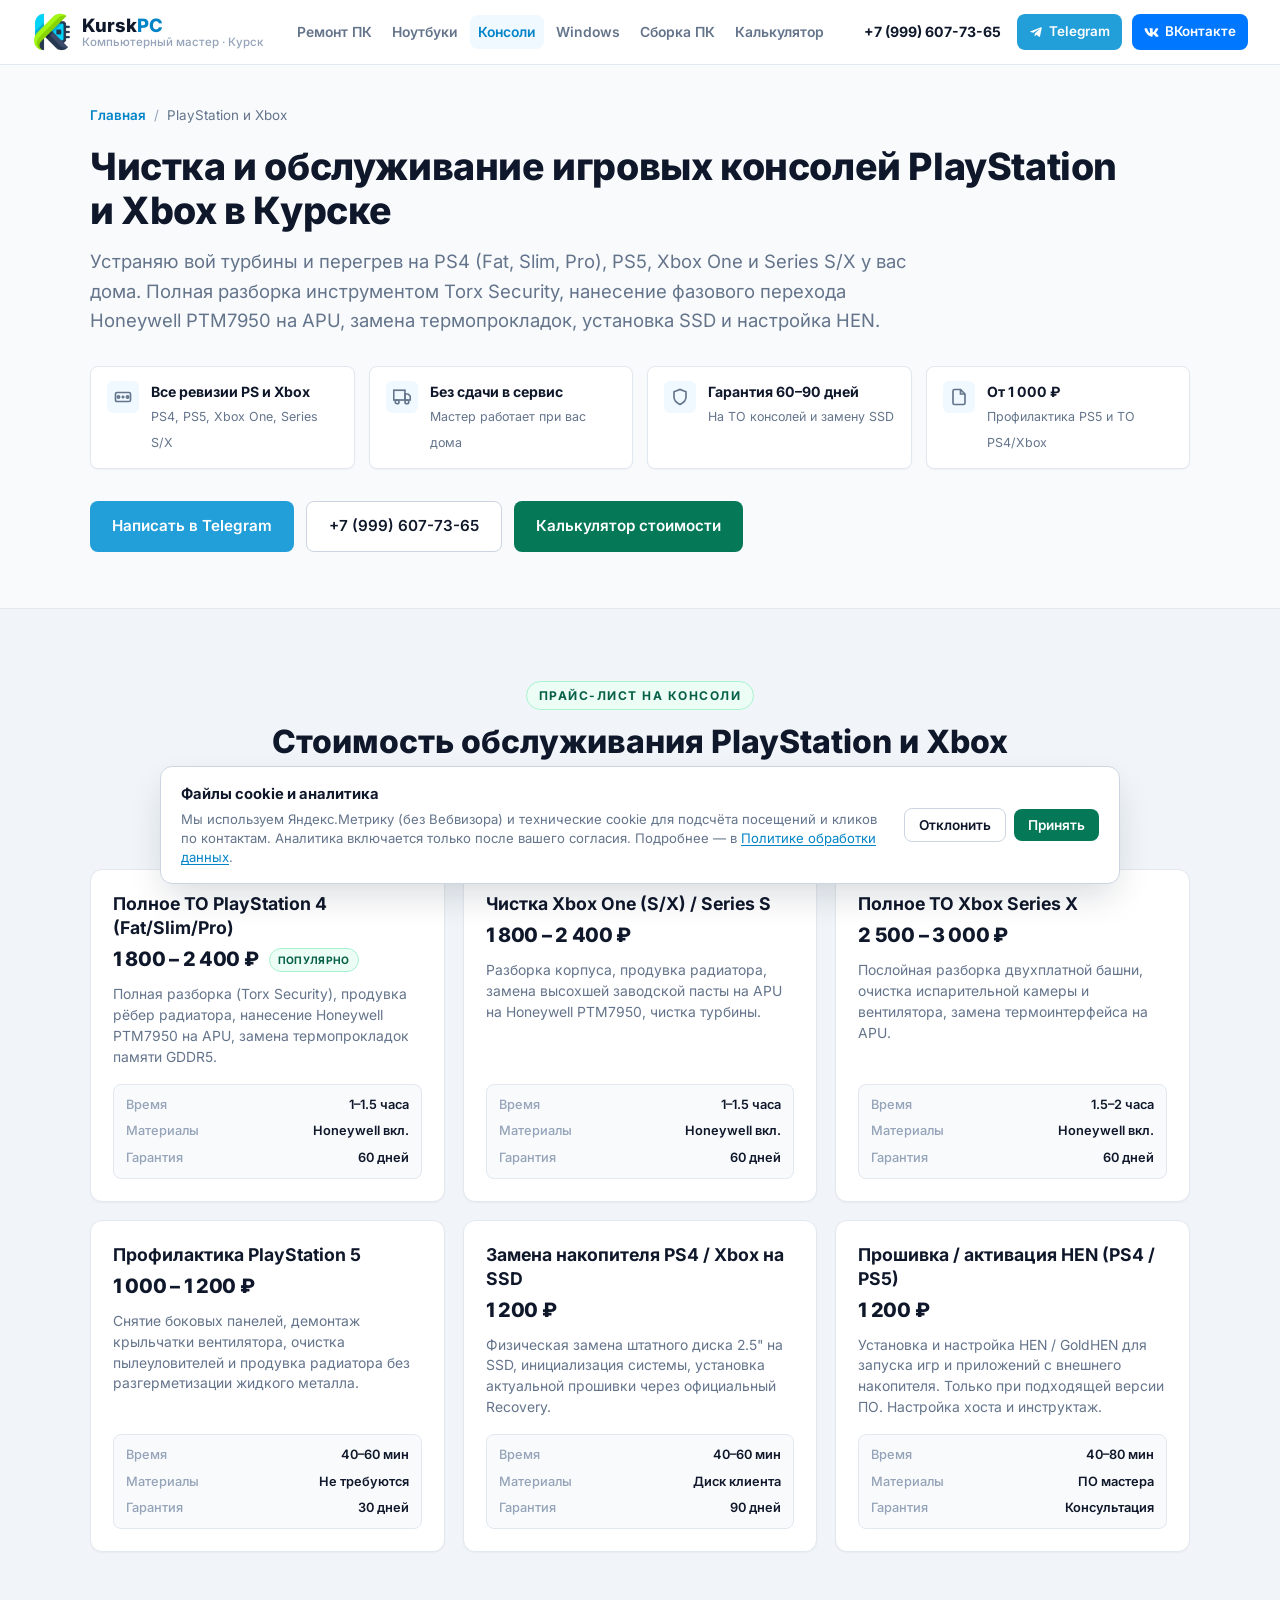
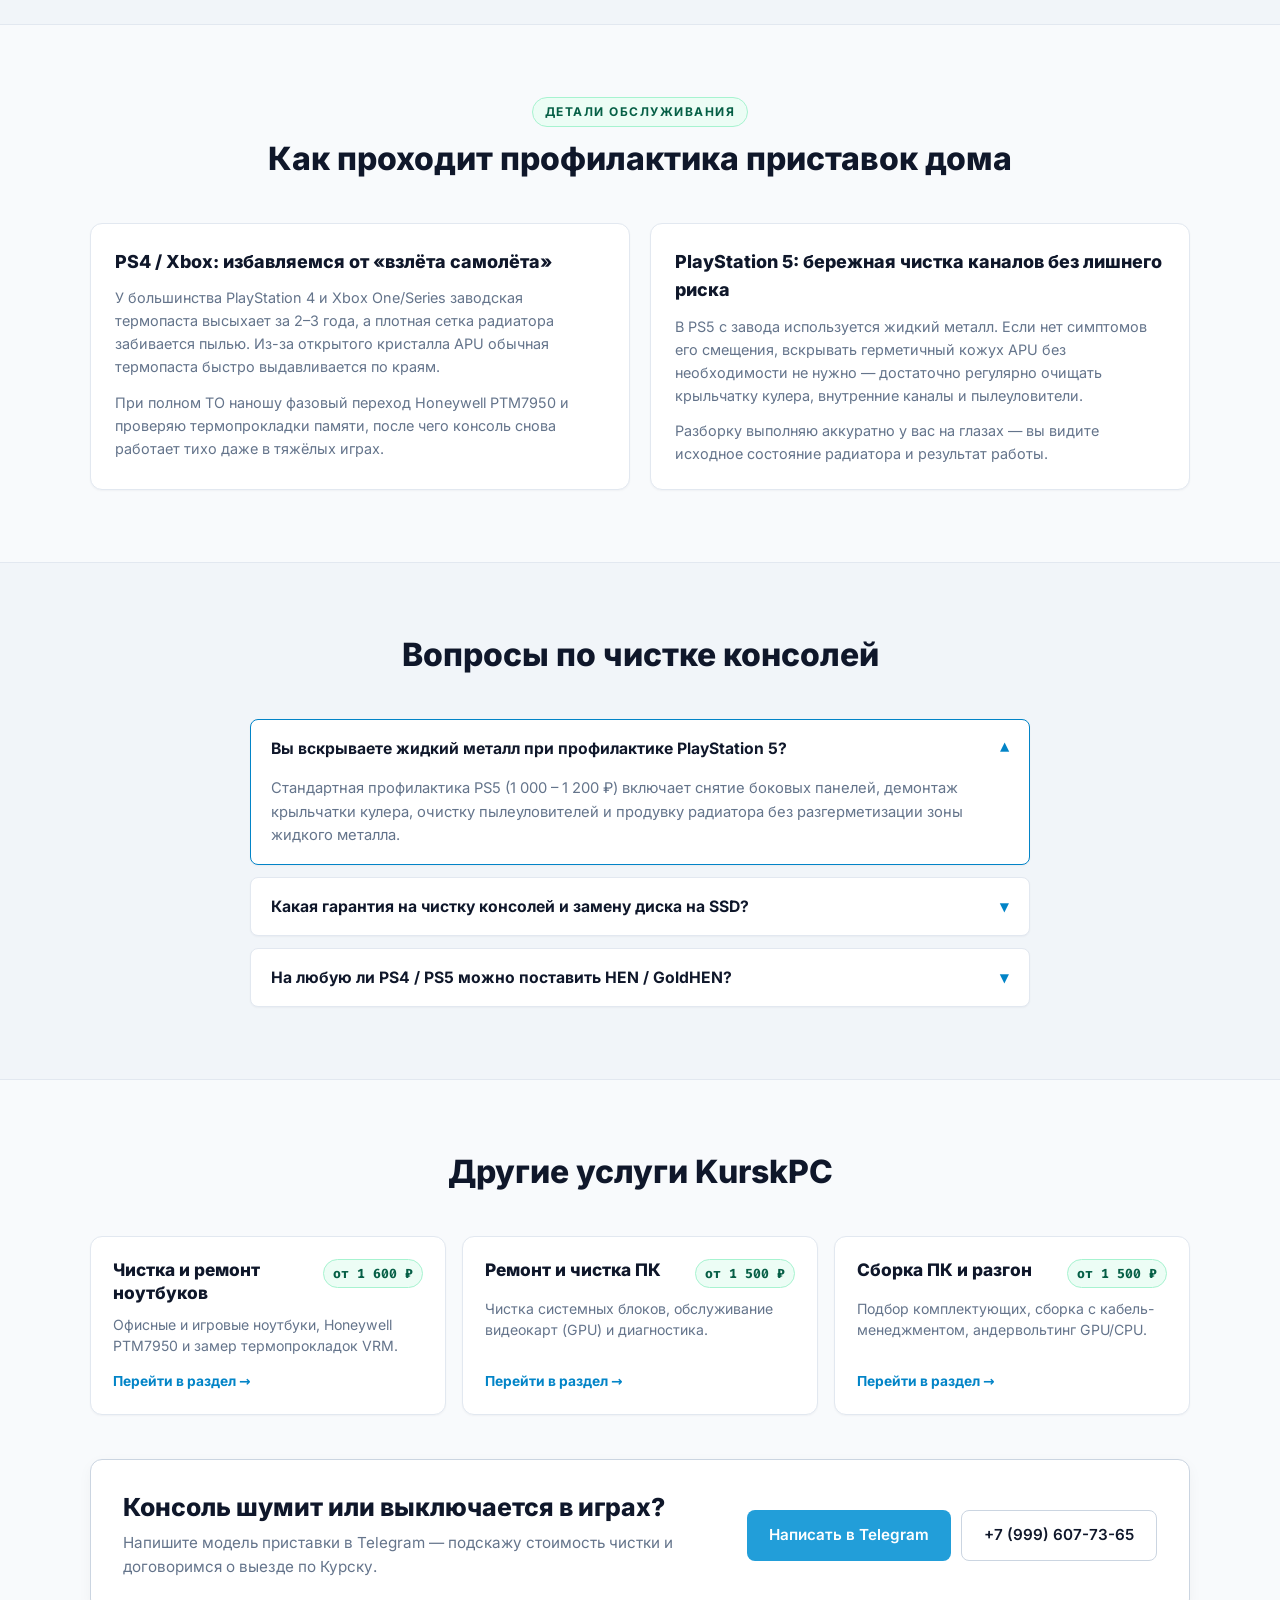
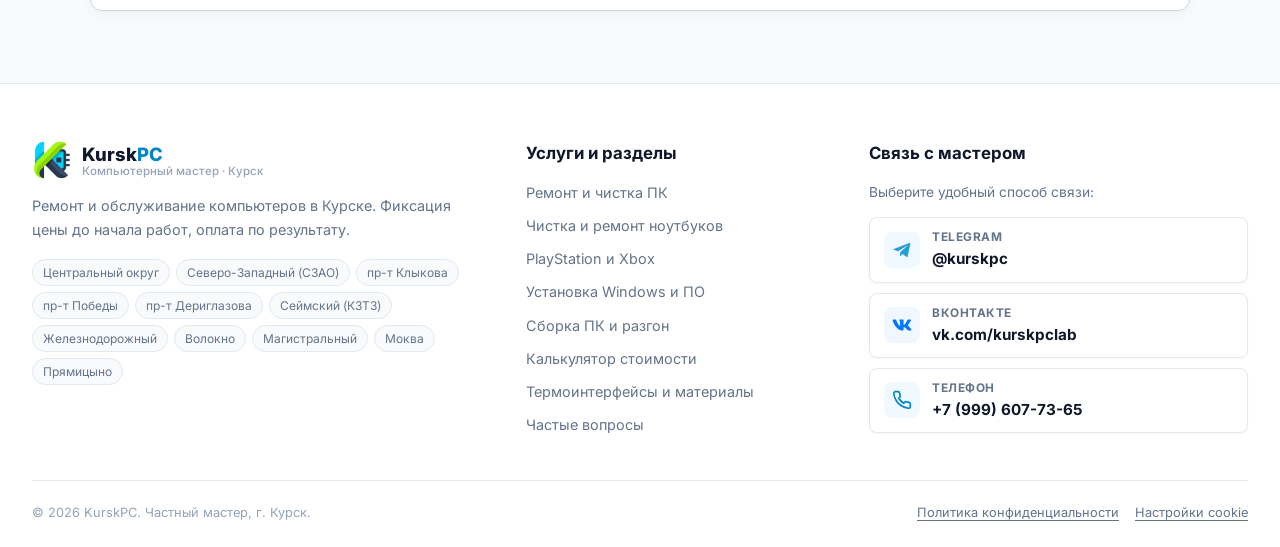
<file: remont-konsoley/index.html>
<!DOCTYPE html>
<html lang="ru">
<head>
  <meta charset="UTF-8">
  <meta name="viewport" content="width=device-width, initial-scale=1.0">
  <title>Чистка и обслуживание PS4, PS5 и Xbox в Курске на дому | KurskPC</title>
  <meta name="description" content="Чистка и ТО игровых консолей PlayStation 4 (Fat/Slim/Pro), PlayStation 5, Xbox One и Series S/X в Курске с выездом на дом. Honeywell PTM7950, замена HDD на SSD, HEN / GoldHEN. ☎ +7 (999) 607-73-65">
  <meta name="robots" content="index, follow">
  <link rel="canonical" href="https://kurskpc.ru/remont-konsoley/">

  <meta name="geo.region" content="RU-KRS">
  <meta name="geo.placename" content="Курск">
  <meta name="geo.position" content="51.730361;36.192647">
  <meta name="ICBM" content="51.730361, 36.192647">
  <meta name="yandex-verification" content="8c75ee6e68437301">

  <link rel="manifest" href="/manifest.json">
  <link rel="icon" href="/favicon.ico" sizes="any">
  <link rel="icon" type="image/png" sizes="32x32" href="/src/avatar.png">
  <link rel="icon" type="image/png" sizes="192x192" href="/src/avatar.png">
  <link rel="icon" type="image/png" sizes="512x512" href="/src/avatar.png">
  <link rel="apple-touch-icon" sizes="180x180" href="/src/avatar.png">
  <meta name="theme-color" content="#ffffff">
  <meta name="format-detection" content="telephone=no">

  <meta property="og:type" content="website">
  <meta property="og:site_name" content="KurskPC">
  <meta property="og:locale" content="ru_RU">
  <meta property="og:title" content="Чистка и обслуживание PlayStation и Xbox в Курске — KurskPC">
  <meta property="og:description" content="Чистка PS4 с Honeywell PTM7950, профилактика PS5, обслуживание Xbox Series S/X, установка SSD и настройка HEN в Курске. Гарантия до 90 дней.">
  <meta property="og:url" content="https://kurskpc.ru/remont-konsoley/">
  <meta property="og:image" content="https://kurskpc.ru/src/avatar.png">
  <meta property="og:image:type" content="image/png">
  <meta property="og:image:width" content="512">
  <meta property="og:image:height" content="512">

  <meta name="twitter:card" content="summary">
  <meta name="twitter:title" content="Чистка и обслуживание PS4, PS5 и Xbox в Курске — KurskPC">
  <meta name="twitter:description" content="Обслуживание игровых приставок PlayStation и Xbox в Курске с выездом на дом.">
  <meta name="twitter:image" content="https://kurskpc.ru/src/avatar.png">

  <link rel="stylesheet" href="/styles/main.css">

  <script type="application/ld+json">
  {
    "@context": "https://schema.org",
    "@graph": [
      {
        "@type": "Service",
        "@id": "https://kurskpc.ru/remont-konsoley/#service",
        "name": "Чистка и обслуживание игровых консолей PlayStation и Xbox в Курске",
        "serviceType": "Обслуживание игровых консолей",
        "url": "https://kurskpc.ru/remont-konsoley/",
        "provider": {
          "@type": "ComputerRepairService",
          "name": "KurskPC",
          "telephone": "+7-999-607-73-65",
          "url": "https://kurskpc.ru/"
        },
        "areaServed": {
          "@type": "City",
          "name": "Курск"
        },
        "hasOfferCatalog": {
          "@type": "OfferCatalog",
          "name": "Услуги по игровым консолям",
          "itemListElement": [
            {
              "@type": "Offer",
              "name": "Полное ТО PlayStation 4 (Fat / Slim / Pro)",
              "price": "1800",
              "priceCurrency": "RUB"
            },
            {
              "@type": "Offer",
              "name": "Чистка Xbox One (S/X) / Series S",
              "price": "1800",
              "priceCurrency": "RUB"
            },
            {
              "@type": "Offer",
              "name": "Полное ТО Xbox Series X",
              "price": "2500",
              "priceCurrency": "RUB"
            },
            {
              "@type": "Offer",
              "name": "Профилактика PlayStation 5",
              "price": "1000",
              "priceCurrency": "RUB"
            },
            {
              "@type": "Offer",
              "name": "Замена накопителя PS4 / Xbox на SSD",
              "price": "1200",
              "priceCurrency": "RUB"
            },
            {
              "@type": "Offer",
              "name": "Прошивка / активация HEN (PS4 / PS5)",
              "price": "1200",
              "priceCurrency": "RUB"
            }
          ]
        }
      },
      {
        "@type": "FAQPage",
        "@id": "https://kurskpc.ru/remont-konsoley/#faq",
        "mainEntity": [
          {
            "@type": "Question",
            "name": "Вы вскрываете жидкий металл при профилактике PlayStation 5?",
            "acceptedAnswer": {
              "@type": "Answer",
              "text": "Стандартная профилактика PS5 (1 000 – 1 200 ₽) включает снятие боковых панелей, демонтаж крыльчатки кулера, очистку пылеуловителей и продувку радиатора без разгерметизации зоны жидкого металла."
            }
          },
          {
            "@type": "Question",
            "name": "Какая гарантия на чистку консолей и замену диска на SSD?",
            "acceptedAnswer": {
              "@type": "Answer",
              "text": "На полное ТО PlayStation 4 и Xbox предоставляется гарантия 60 дней, на профилактику PlayStation 5 — 30 дней, на замену HDD на SSD в консолях — 90 дней."
            }
          },
          {
            "@type": "Question",
            "name": "На любую ли PS4 / PS5 можно поставить HEN / GoldHEN?",
            "acceptedAnswer": {
              "@type": "Answer",
              "text": "Установка и активация HEN / GoldHEN возможны только при подходящей версии системного ПО консоли. Перед выездом уточните текущую версию прошивки в настройках приставки."
            }
          }
        ]
      },
      {
        "@type": "BreadcrumbList",
        "@id": "https://kurskpc.ru/remont-konsoley/#breadcrumb",
        "itemListElement": [
          {
            "@type": "ListItem",
            "position": 1,
            "name": "Главная",
            "item": "https://kurskpc.ru/"
          },
          {
            "@type": "ListItem",
            "position": 2,
            "name": "PlayStation и Xbox",
            "item": "https://kurskpc.ru/remont-konsoley/"
          }
        ]
      }
    ]
  }
  </script>
</head>
<body>

<header class="header" id="header">
  <div class="wrap wrap-full header-inner">
    <a href="/" class="logo">
      <img src="/src/avatar.png" alt="KurskPC — Ремонт компьютеров и ноутбуков в Курске" class="logo-icon" width="50" height="50" fetchpriority="high">
      <div class="logo-titles"><span class="logo-text">Kursk<span>PC</span></span><span class="logo-sub">Компьютерный мастер · Курск</span></div>
    </a>

    <nav class="nav" id="nav">
      <a href="/remont-pk/">Ремонт ПК</a>
      <a href="/remont-noutbukov/">Ноутбуки</a>
      <a href="/remont-konsoley/" class="active" aria-current="page">Консоли</a>
      <a href="/ustanovka-windows/">Windows</a>
      <a href="/sborka-pk/">Сборка ПК</a>
      <a href="/#calc">Калькулятор</a>
    </nav>

    <div class="header-right">
      <span class="online-label"><span class="online-dot"></span><span>На связи</span></span>
      <a href="tel:+79996077365" class="header-phone" data-ym-goal="click_phone">+7 (999) 607-73-65</a>
      <a href="https://t.me/kurskpc" target="_blank" rel="noopener" class="btn btn-tg btn-sm" data-ym-goal="click_tg" aria-label="Написать в Telegram">
        <svg width="14" height="14" viewBox="0 0 24 24" fill="currentColor"><path d="M20.665 3.717l-17.73 6.837c-1.21.486-1.203 1.161-.222 1.462l4.552 1.42 10.532-6.645c.498-.303.953-.14.579.192l-8.533 7.701h-.002l-.313 4.674c.458 0 .66-.21.916-.458l2.199-2.138 4.573 3.378c.843.464 1.448.225 1.658-.783l2.998-14.127c.308-1.233-.472-1.794-1.207-1.491z"/></svg>
        <span>Telegram</span>
      </a>
      <a href="https://vk.com/kurskpclab" target="_blank" rel="noopener" class="btn btn-vk btn-sm" data-ym-goal="click_vk" aria-label="Группа ВКонтакте">
        <svg width="15" height="15" viewBox="0 0 576 512" fill="currentColor"><path d="M545 117.7c3.7-12.5 0-21.7-17.8-21.7h-58.9c-15 0-21.9 7.9-25.6 16.7 0 0-30 73.1-72.4 120.5-13.7 13.7-20 18.1-27.5 18.1-3.7 0-9.4-4.4-9.4-16.9V117.7c0-15-4.2-21.7-16.6-21.7h-92.6c-9.4 0-15 7-15 13.5 0 14.2 21.2 17.5 23.4 57.5v86.8c0 19-3.4 22.5-10.9 22.5-20 0-68.6-73.4-97.4-157.4-5.8-16.3-11.5-22.9-26.6-22.9H38.8c-16.8 0-20.2 7.9-20.2 16.7 0 15.6 20 93.1 93.1 195.5C160.4 378.1 229 416 291.4 416c37.5 0 42.1-8.4 42.1-22.9 0-66.8-3.4-73.1 15.4-73.1 8.7 0 23.7 4.4 58.7 38.1 40 40 46.6 57.9 69 57.9h58.9c16.8 0 25.3-8.4 20.4-25-11.2-34.9-86.9-106.7-90.3-111.5-8.7-11.2-6.2-16.2 0-26.2.1-.1 72-101.3 79.4-135.6z"/></svg>
        <span>ВКонтакте</span>
      </a>
      <a href="tel:+79996077365" class="header-call-btn" aria-label="Позвонить мастеру" data-ym-goal="click_phone">
        <svg width="15" height="15" viewBox="0 0 24 24" fill="none" stroke="currentColor" stroke-width="2.3" stroke-linecap="round" stroke-linejoin="round"><path d="M22 16.92v3a2 2 0 0 1-2.18 2 19.79 19.79 0 0 1-8.63-3.07 19.5 19.5 0 0 1-6-6 19.79 19.79 0 0 1-3.07-8.67A2 2 0 0 1 4.11 2h3a2 2 0 0 1 2 1.72 12.84 12.84 0 0 0 .7 2.81 2 2 0 0 1-.45 2.11L8.09 9.91a16 16 0 0 0 6 6l1.27-1.27a2 2 0 0 1 2.11-.45 12.84 12.84 0 0 0 2.81.7A2 2 0 0 1 22 16.92z"></path></svg>
        <span>Позвонить</span>
      </a>
      <button class="burger" id="burger" aria-label="Меню навигации" aria-expanded="false" aria-controls="nav">
        <span class="burger-line"></span>
        <span class="burger-line"></span>
      </button>
    </div>
  </div>
</header>
<div class="nav-backdrop" id="navBackdrop"></div>

<main id="main">
  <section class="page-hero">
    <div class="wrap">
      <nav class="breadcrumbs" aria-label="Хлебные крошки">
        <a href="/">Главная</a>
        <span class="bc-sep">/</span>
        <span>PlayStation и Xbox</span>
      </nav>

      <h1>Чистка и обслуживание игровых консолей PlayStation и&nbsp;Xbox в&nbsp;Курске</h1>
      <p class="hero-desc">Устраняю вой турбины и перегрев на PS4 (Fat, Slim, Pro), PS5, Xbox One и Series S/X у вас дома. Полная разборка инструментом Torx Security, нанесение фазового перехода Honeywell PTM7950 на APU, замена термопрокладок, установка SSD и настройка HEN.</p>

      <div class="props">
        <div class="prop">
          <span class="prop-icon">
            <svg width="18" height="18" viewBox="0 0 24 24" fill="none" stroke="currentColor" stroke-width="2.2"><rect x="2" y="6" width="20" height="12" rx="2"></rect><circle cx="6" cy="12" r="1.5"></circle><circle cx="18" cy="12" r="1.5"></circle><path d="M10 12h4"></path><path d="M12 10v4"></path></svg>
          </span>
          <div><b>Все ревизии PS и Xbox</b><span>PS4, PS5, Xbox One, Series S/X</span></div>
        </div>
        <div class="prop">
          <span class="prop-icon">
            <svg width="18" height="18" viewBox="0 0 24 24" fill="none" stroke="currentColor" stroke-width="2.2"><rect x="1" y="3" width="15" height="13"></rect><polygon points="16 8 20 8 23 11 23 16 16 16"></polygon><circle cx="5.5" cy="18.5" r="2.5"></circle><circle cx="18.5" cy="18.5" r="2.5"></circle></svg>
          </span>
          <div><b>Без сдачи в сервис</b><span>Мастер работает при вас дома</span></div>
        </div>
        <div class="prop">
          <span class="prop-icon">
            <svg width="18" height="18" viewBox="0 0 24 24" fill="none" stroke="currentColor" stroke-width="2.2"><path d="M12 22s8-4 8-10V5l-8-3-8 3v7c0 6 8 10 8 10z"></path></svg>
          </span>
          <div><b>Гарантия 60–90 дней</b><span>На ТО консолей и замену SSD</span></div>
        </div>
        <div class="prop">
          <span class="prop-icon">
            <svg width="18" height="18" viewBox="0 0 24 24" fill="none" stroke="currentColor" stroke-width="2.2"><path d="M14 2H6a2 2 0 0 0-2 2v16a2 2 0 0 0 2 2h12a2 2 0 0 0 2-2V8z"></path><polyline points="14 2 14 8 20 8"></polyline></svg>
          </span>
          <div><b>От 1 000 ₽</b><span>Профилактика PS5 и ТО PS4/Xbox</span></div>
        </div>
      </div>

      <div class="hero-btns">
        <a href="https://t.me/kurskpc" target="_blank" rel="noopener" class="btn btn-tg" data-ym-goal="click_tg">Написать в Telegram</a>
        <a href="tel:+79996077365" class="btn btn-outline" data-ym-goal="click_phone">+7 (999) 607-73-65</a>
        <a href="/#calc" class="btn btn-lime">Калькулятор стоимости</a>
      </div>
    </div>
  </section>

  <section class="section section-alt" id="prices">
    <div class="wrap">
      <div class="section-head">
        <div class="section-tag">Прайс-лист на консоли</div>
        <h2 class="section-title">Стоимость обслуживания PlayStation и Xbox</h2>
        <p class="section-sub">Оригинальный термоинтерфейс Honeywell PTM7950 включён в полное ТО PS4 и Xbox.</p>
      </div>

      <div class="price-grid">
        <article class="price-card">
          <div class="pc-header">
            <h3 class="pc-name">Полное ТО PlayStation 4 (Fat/Slim/Pro)</h3>
            <div class="pc-price-row">
              <div class="pc-price">1 800 – 2 400 ₽</div>
              <span class="pc-badge">Популярно</span>
            </div>
          </div>
          <p class="pc-desc">Полная разборка (Torx Security), продувка рёбер радиатора, нанесение Honeywell PTM7950 на APU, замена термопрокладок памяти GDDR5.</p>
          <dl class="pc-meta"><dt>Время</dt><dd>1–1.5 часа</dd><dt>Материалы</dt><dd>Honeywell вкл.</dd><dt>Гарантия</dt><dd>60 дней</dd></dl>
        </article>

        <article class="price-card">
          <div class="pc-header">
            <h3 class="pc-name">Чистка Xbox One (S/X) / Series S</h3>
            <div class="pc-price-row">
              <div class="pc-price">1 800 – 2 400 ₽</div>
            </div>
          </div>
          <p class="pc-desc">Разборка корпуса, продувка радиатора, замена высохшей заводской пасты на APU на Honeywell PTM7950, чистка турбины.</p>
          <dl class="pc-meta"><dt>Время</dt><dd>1–1.5 часа</dd><dt>Материалы</dt><dd>Honeywell вкл.</dd><dt>Гарантия</dt><dd>60 дней</dd></dl>
        </article>

        <article class="price-card">
          <div class="pc-header">
            <h3 class="pc-name">Полное ТО Xbox Series X</h3>
            <div class="pc-price-row">
              <div class="pc-price">2 500 – 3 000 ₽</div>
            </div>
          </div>
          <p class="pc-desc">Послойная разборка двухплатной башни, очистка испарительной камеры и вентилятора, замена термоинтерфейса на APU.</p>
          <dl class="pc-meta"><dt>Время</dt><dd>1.5–2 часа</dd><dt>Материалы</dt><dd>Honeywell вкл.</dd><dt>Гарантия</dt><dd>60 дней</dd></dl>
        </article>

        <article class="price-card">
          <div class="pc-header">
            <h3 class="pc-name">Профилактика PlayStation 5</h3>
            <div class="pc-price-row">
              <div class="pc-price">1 000 – 1 200 ₽</div>
            </div>
          </div>
          <p class="pc-desc">Снятие боковых панелей, демонтаж крыльчатки вентилятора, очистка пылеуловителей и продувка радиатора без разгерметизации жидкого металла.</p>
          <dl class="pc-meta"><dt>Время</dt><dd>40–60 мин</dd><dt>Материалы</dt><dd>Не требуются</dd><dt>Гарантия</dt><dd>30 дней</dd></dl>
        </article>

        <article class="price-card">
          <div class="pc-header">
            <h3 class="pc-name">Замена накопителя PS4 / Xbox на SSD</h3>
            <div class="pc-price-row">
              <div class="pc-price">1 200 ₽</div>
            </div>
          </div>
          <p class="pc-desc">Физическая замена штатного диска 2.5" на SSD, инициализация системы, установка актуальной прошивки через официальный Recovery.</p>
          <dl class="pc-meta"><dt>Время</dt><dd>40–60 мин</dd><dt>Материалы</dt><dd>Диск клиента</dd><dt>Гарантия</dt><dd>90 дней</dd></dl>
        </article>

        <article class="price-card">
          <div class="pc-header">
            <h3 class="pc-name">Прошивка / активация HEN (PS4 / PS5)</h3>
            <div class="pc-price-row">
              <div class="pc-price">1 200 ₽</div>
            </div>
          </div>
          <p class="pc-desc">Установка и настройка HEN / GoldHEN для запуска игр и приложений с внешнего накопителя. Только при подходящей версии ПО. Настройка хоста и инструктаж.</p>
          <dl class="pc-meta"><dt>Время</dt><dd>40–80 мин</dd><dt>Материалы</dt><dd>ПО мастера</dd><dt>Гарантия</dt><dd>Консультация</dd></dl>
        </article>
      </div>
    </div>
  </section>

  <section class="section">
    <div class="wrap">
      <div class="section-head">
        <div class="section-tag">Детали обслуживания</div>
        <h2 class="section-title">Как проходит профилактика приставок дома</h2>
      </div>

      <div class="info-grid">
        <div class="info-card">
          <h3>PS4 / Xbox: избавляемся от «взлёта самолёта»</h3>
          <p>У большинства PlayStation 4 и Xbox One/Series заводская термопаста высыхает за 2–3 года, а плотная сетка радиатора забивается пылью. Из-за открытого кристалла APU обычная термопаста быстро выдавливается по краям.</p>
          <p>При полном ТО наношу фазовый переход Honeywell PTM7950 и проверяю термопрокладки памяти, после чего консоль снова работает тихо даже в тяжёлых играх.</p>
        </div>

        <div class="info-card">
          <h3>PlayStation 5: бережная чистка каналов без лишнего риска</h3>
          <p>В PS5 с завода используется жидкий металл. Если нет симптомов его смещения, вскрывать герметичный кожух APU без необходимости не нужно — достаточно регулярно очищать крыльчатку кулера, внутренние каналы и пылеуловители.</p>
          <p>Разборку выполняю аккуратно у вас на глазах — вы видите исходное состояние радиатора и результат работы.</p>
        </div>
      </div>
    </div>
  </section>

  <section class="section section-alt" id="faq">
    <div class="wrap">
      <div class="section-head">
        <h2 class="section-title">Вопросы по чистке консолей</h2>
      </div>

      <div class="faq-list">
        <div class="faq-item open">
          <div class="faq-q"><span>Вы вскрываете жидкий металл при профилактике PlayStation 5?</span><span class="faq-chevron">▼</span></div>
          <div class="faq-a">Стандартная профилактика PS5 (1 000 – 1 200 ₽) включает снятие боковых панелей, демонтаж крыльчатки кулера, очистку пылеуловителей и продувку радиатора без разгерметизации зоны жидкого металла.</div>
        </div>
        <div class="faq-item">
          <div class="faq-q"><span>Какая гарантия на чистку консолей и замену диска на SSD?</span><span class="faq-chevron">▼</span></div>
          <div class="faq-a">На полное ТО PlayStation 4 и Xbox предоставляется гарантия 60 дней, на профилактику PlayStation 5 — 30 дней, на замену HDD на SSD в консолях — 90 дней.</div>
        </div>
        <div class="faq-item">
          <div class="faq-q"><span>На любую ли PS4 / PS5 можно поставить HEN / GoldHEN?</span><span class="faq-chevron">▼</span></div>
          <div class="faq-a">Установка и активация HEN / GoldHEN возможны только при подходящей версии системного ПО консоли. Перед выездом уточните текущую версию прошивки в настройках приставки.</div>
        </div>
      </div>
    </div>
  </section>

  <section class="section">
    <div class="wrap">
      <div class="section-head">
        <h2 class="section-title">Другие услуги KurskPC</h2>
      </div>
      <div class="hub-grid">
        <a href="/remont-noutbukov/" class="hub-card">
          <div class="hub-card-top">
            <h3 class="hub-card-title">Чистка и ремонт ноутбуков</h3>
            <span class="hub-card-price">от 1 600 ₽</span>
          </div>
          <p class="hub-card-desc">Офисные и игровые ноутбуки, Honeywell PTM7950 и замер термопрокладок VRM.</p>
          <span class="hub-card-link">Перейти в раздел →</span>
        </a>
        <a href="/remont-pk/" class="hub-card">
          <div class="hub-card-top">
            <h3 class="hub-card-title">Ремонт и чистка ПК</h3>
            <span class="hub-card-price">от 1 500 ₽</span>
          </div>
          <p class="hub-card-desc">Чистка системных блоков, обслуживание видеокарт (GPU) и диагностика.</p>
          <span class="hub-card-link">Перейти в раздел →</span>
        </a>
        <a href="/sborka-pk/" class="hub-card">
          <div class="hub-card-top">
            <h3 class="hub-card-title">Сборка ПК и разгон</h3>
            <span class="hub-card-price">от 1 500 ₽</span>
          </div>
          <p class="hub-card-desc">Подбор комплектующих, сборка с кабель-менеджментом, андервольтинг GPU/CPU.</p>
          <span class="hub-card-link">Перейти в раздел →</span>
        </a>
      </div>

      <div class="cta-box">
        <div class="cta-box-text">
          <h2>Консоль шумит или выключается в играх?</h2>
          <p>Напишите модель приставки в Telegram — подскажу стоимость чистки и договоримся о выезде по Курску.</p>
        </div>
        <div class="cta-box-actions">
          <a href="https://t.me/kurskpc" target="_blank" rel="noopener" class="btn btn-tg" data-ym-goal="click_tg">Написать в Telegram</a>
          <a href="tel:+79996077365" class="btn btn-outline" data-ym-goal="click_phone">+7 (999) 607-73-65</a>
        </div>
      </div>
    </div>
  </section>
</main>

<footer class="footer" id="contacts">
  <div class="wrap wrap-full">
    <div class="footer-grid">
      <div class="footer-brand">
        <a href="/" class="logo">
          <img src="/src/avatar.png" alt="KurskPC — Частный компьютерный мастер Курск" class="logo-icon" width="50" height="50" loading="lazy">
          <div class="logo-titles"><span class="logo-text">Kursk<span>PC</span></span><span class="logo-sub">Компьютерный мастер · Курск</span></div>
        </a>
        <p>Ремонт и обслуживание компьютеров в Курске. Фиксация цены до начала работ, оплата по результату.</p>
        <div class="chips">
          <span class="chip">Центральный округ</span>
          <span class="chip">Северо-Западный (СЗАО)</span>
          <span class="chip">пр-т Клыкова</span>
          <span class="chip">пр-т Победы</span>
          <span class="chip">пр-т Дериглазова</span>
          <span class="chip">Сеймский (КЗТЗ)</span>
          <span class="chip">Железнодорожный</span>
          <span class="chip">Волокно</span>
          <span class="chip">Магистральный</span>
          <span class="chip">Моква</span>
          <span class="chip">Прямицыно</span>
        </div>
      </div>

      <div>
        <div class="footer-title">Услуги и разделы</div>
        <div class="footer-links">
          <a href="/remont-pk/">Ремонт и чистка ПК</a>
          <a href="/remont-noutbukov/">Чистка и ремонт ноутбуков</a>
          <a href="/remont-konsoley/">PlayStation и Xbox</a>
          <a href="/ustanovka-windows/">Установка Windows и ПО</a>
          <a href="/sborka-pk/">Сборка ПК и разгон</a>
          <a href="/#calc">Калькулятор стоимости</a>
          <a href="/#materials">Термоинтерфейсы и материалы</a>
          <a href="/#faq">Частые вопросы</a>
        </div>
      </div>

      <div>
        <div class="footer-title">Связь с мастером</div>
        <p class="footer-contacts-sub">Выберите удобный способ связи:</p>
        <div class="footer-contact-cards">
          <a href="https://t.me/kurskpc" target="_blank" rel="noopener" class="footer-contact-link f-tg" data-ym-goal="click_tg">
            <div class="f-contact-icon">
              <svg width="20" height="20" viewBox="0 0 24 24" fill="currentColor"><path d="M20.665 3.717l-17.73 6.837c-1.21.486-1.203 1.161-.222 1.462l4.552 1.42 10.532-6.645c.498-.303.953-.14.579.192l-8.533 7.701h-.002l-.313 4.674c.458 0 .66-.21.916-.458l2.199-2.138 4.573 3.378c.843.464 1.448.225 1.658-.783l2.998-14.127c.308-1.233-.472-1.794-1.207-1.491z"/></svg>
            </div>
            <div class="f-contact-meta">
              <span class="f-contact-name">Telegram</span>
              <span class="f-contact-handle">@kurskpc</span>
            </div>
          </a>

          <a href="https://vk.com/kurskpclab" target="_blank" rel="noopener" class="footer-contact-link f-vk" data-ym-goal="click_vk">
            <div class="f-contact-icon">
              <svg width="20" height="20" viewBox="0 0 576 512" fill="currentColor"><path d="M545 117.7c3.7-12.5 0-21.7-17.8-21.7h-58.9c-15 0-21.9 7.9-25.6 16.7 0 0-30 73.1-72.4 120.5-13.7 13.7-20 18.1-27.5 18.1-3.7 0-9.4-4.4-9.4-16.9V117.7c0-15-4.2-21.7-16.6-21.7h-92.6c-9.4 0-15 7-15 13.5 0 14.2 21.2 17.5 23.4 57.5v86.8c0 19-3.4 22.5-10.9 22.5-20 0-68.6-73.4-97.4-157.4-5.8-16.3-11.5-22.9-26.6-22.9H38.8c-16.8 0-20.2 7.9-20.2 16.7 0 15.6 20 93.1 93.1 195.5C160.4 378.1 229 416 291.4 416c37.5 0 42.1-8.4 42.1-22.9 0-66.8-3.4-73.1 15.4-73.1 8.7 0 23.7 4.4 58.7 38.1 40 40 46.6 57.9 69 57.9h58.9c16.8 0 25.3-8.4 20.4-25-11.2-34.9-86.9-106.7-90.3-111.5-8.7-11.2-6.2-16.2 0-26.2.1-.1 72-101.3 79.4-135.6z"/></svg>
            </div>
            <div class="f-contact-meta">
              <span class="f-contact-name">ВКонтакте</span>
              <span class="f-contact-handle">vk.com/kurskpclab</span>
            </div>
          </a>

          <a href="tel:+79996077365" class="footer-contact-link f-phone" data-ym-goal="click_phone">
            <div class="f-contact-icon">
              <svg width="20" height="20" viewBox="0 0 24 24" fill="none" stroke="currentColor" stroke-width="2" stroke-linecap="round" stroke-linejoin="round"><path d="M22 16.92v3a2 2 0 0 1-2.18 2 19.79 19.79 0 0 1-8.63-3.07 19.5 19.5 0 0 1-6-6 19.79 19.79 0 0 1-3.07-8.67A2 2 0 0 1 4.11 2h3a2 2 0 0 1 2 1.72 12.84 12.84 0 0 0 .7 2.81 2 2 0 0 1-.45 2.11L8.09 9.91a16 16 0 0 0 6 6l1.27-1.27a2 2 0 0 1 2.11-.45 12.84 12.84 0 0 0 2.81.7A2 2 0 0 1 22 16.92z"></path></svg>
            </div>
            <div class="f-contact-meta">
              <span class="f-contact-name">Телефон</span>
              <span class="f-contact-handle">+7 (999) 607-73-65</span>
            </div>
          </a>
        </div>
      </div>
    </div>

    <div class="footer-bottom">
      <span>© 2026 KurskPC. Частный мастер, г. Курск.</span>
      <div class="footer-legal">
        <a href="/privacy.html">Политика конфиденциальности</a>
        <button type="button" class="footer-cookie-btn" id="cookieSettingsBtn">Настройки cookie</button>
      </div>
    </div>
  </div>
</footer>

<div class="cookie-banner" id="cookieBanner" role="dialog" aria-live="polite" aria-label="Уведомление об использовании cookie" hidden>
  <div class="cookie-banner-inner">
    <div class="cookie-banner-text">
      <strong>Файлы cookie и аналитика</strong>
      <p>Мы используем Яндекс.Метрику (без Вебвизора) и технические cookie для подсчёта посещений и кликов по контактам. Аналитика включается только после вашего согласия. Подробнее — в <a href="/privacy.html">Политике обработки данных</a>.</p>
    </div>
    <div class="cookie-banner-actions">
      <button type="button" class="btn btn-outline btn-sm" id="cookieDeclineBtn">Отклонить</button>
      <button type="button" class="btn btn-lime btn-sm" id="cookieAcceptBtn">Принять</button>
    </div>
  </div>
</div>

<script src="/scripts/main.js"></script>
</body>
</html>
</file>
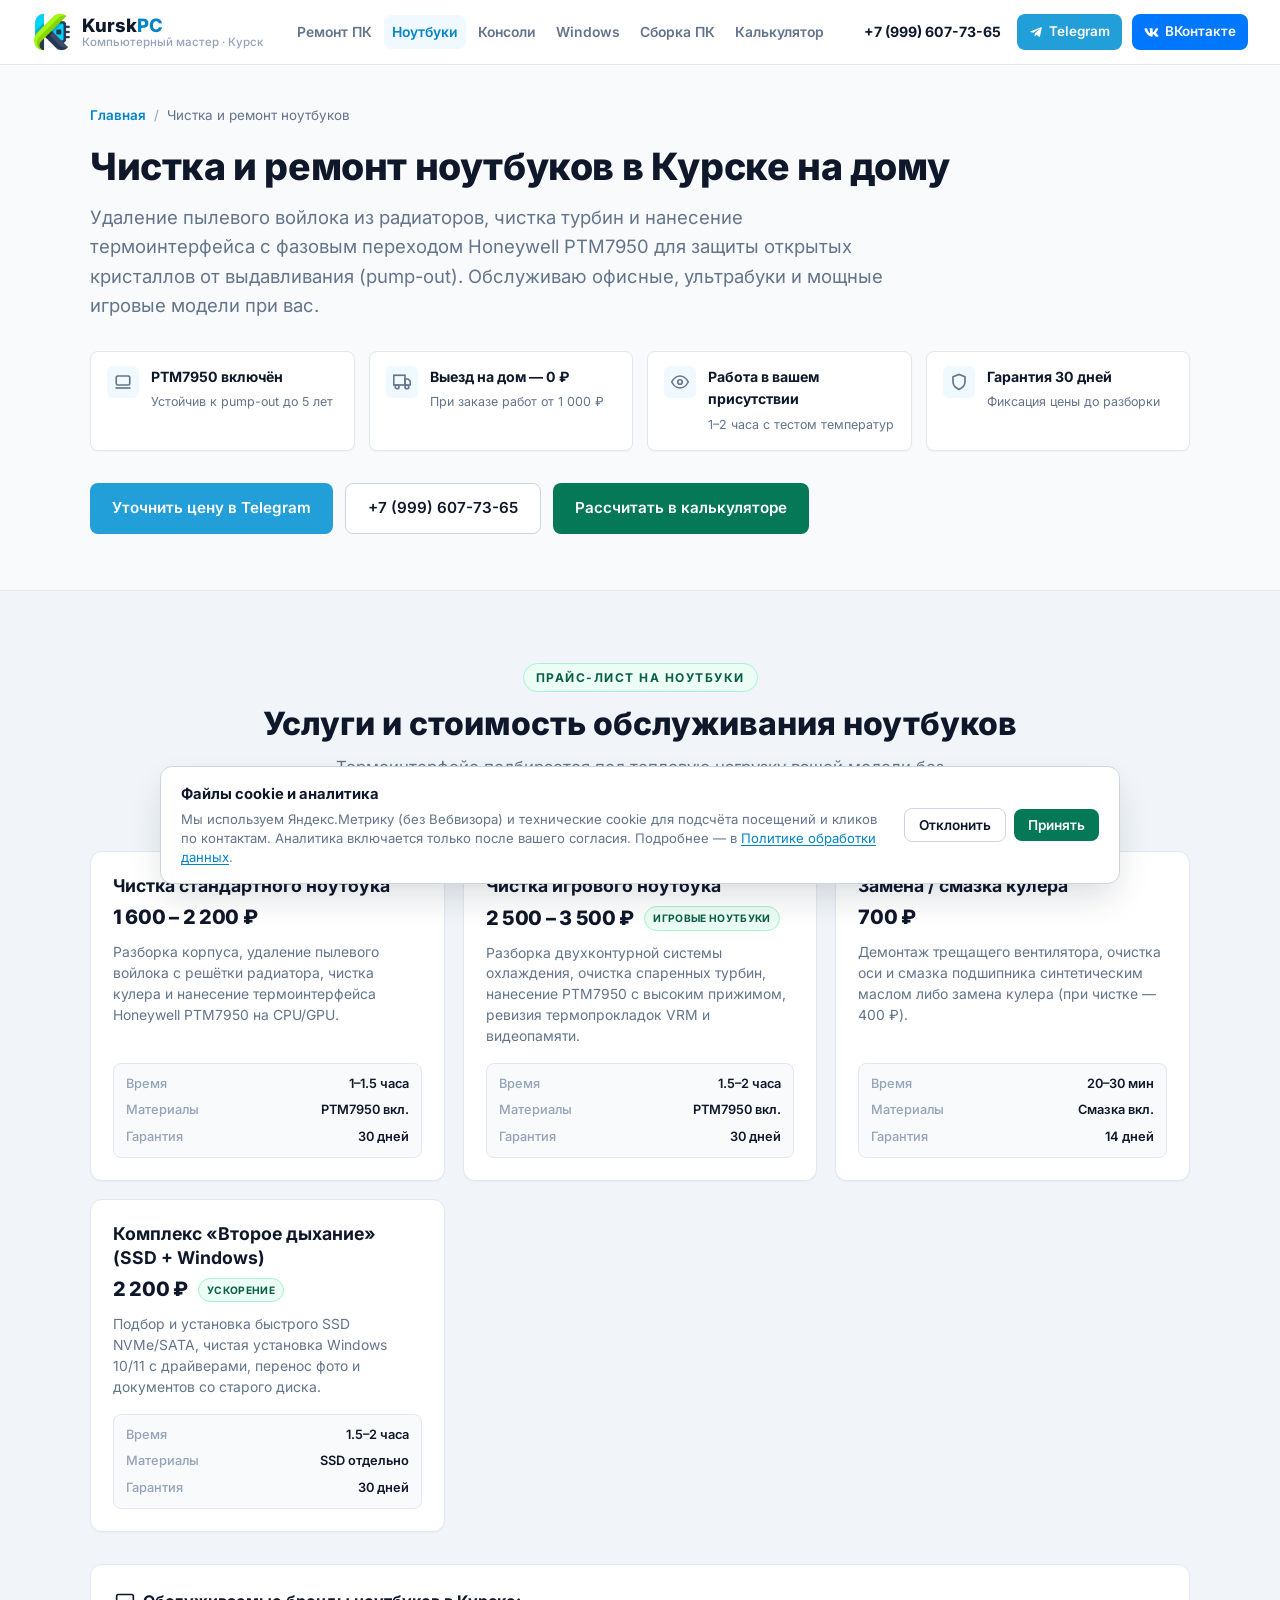
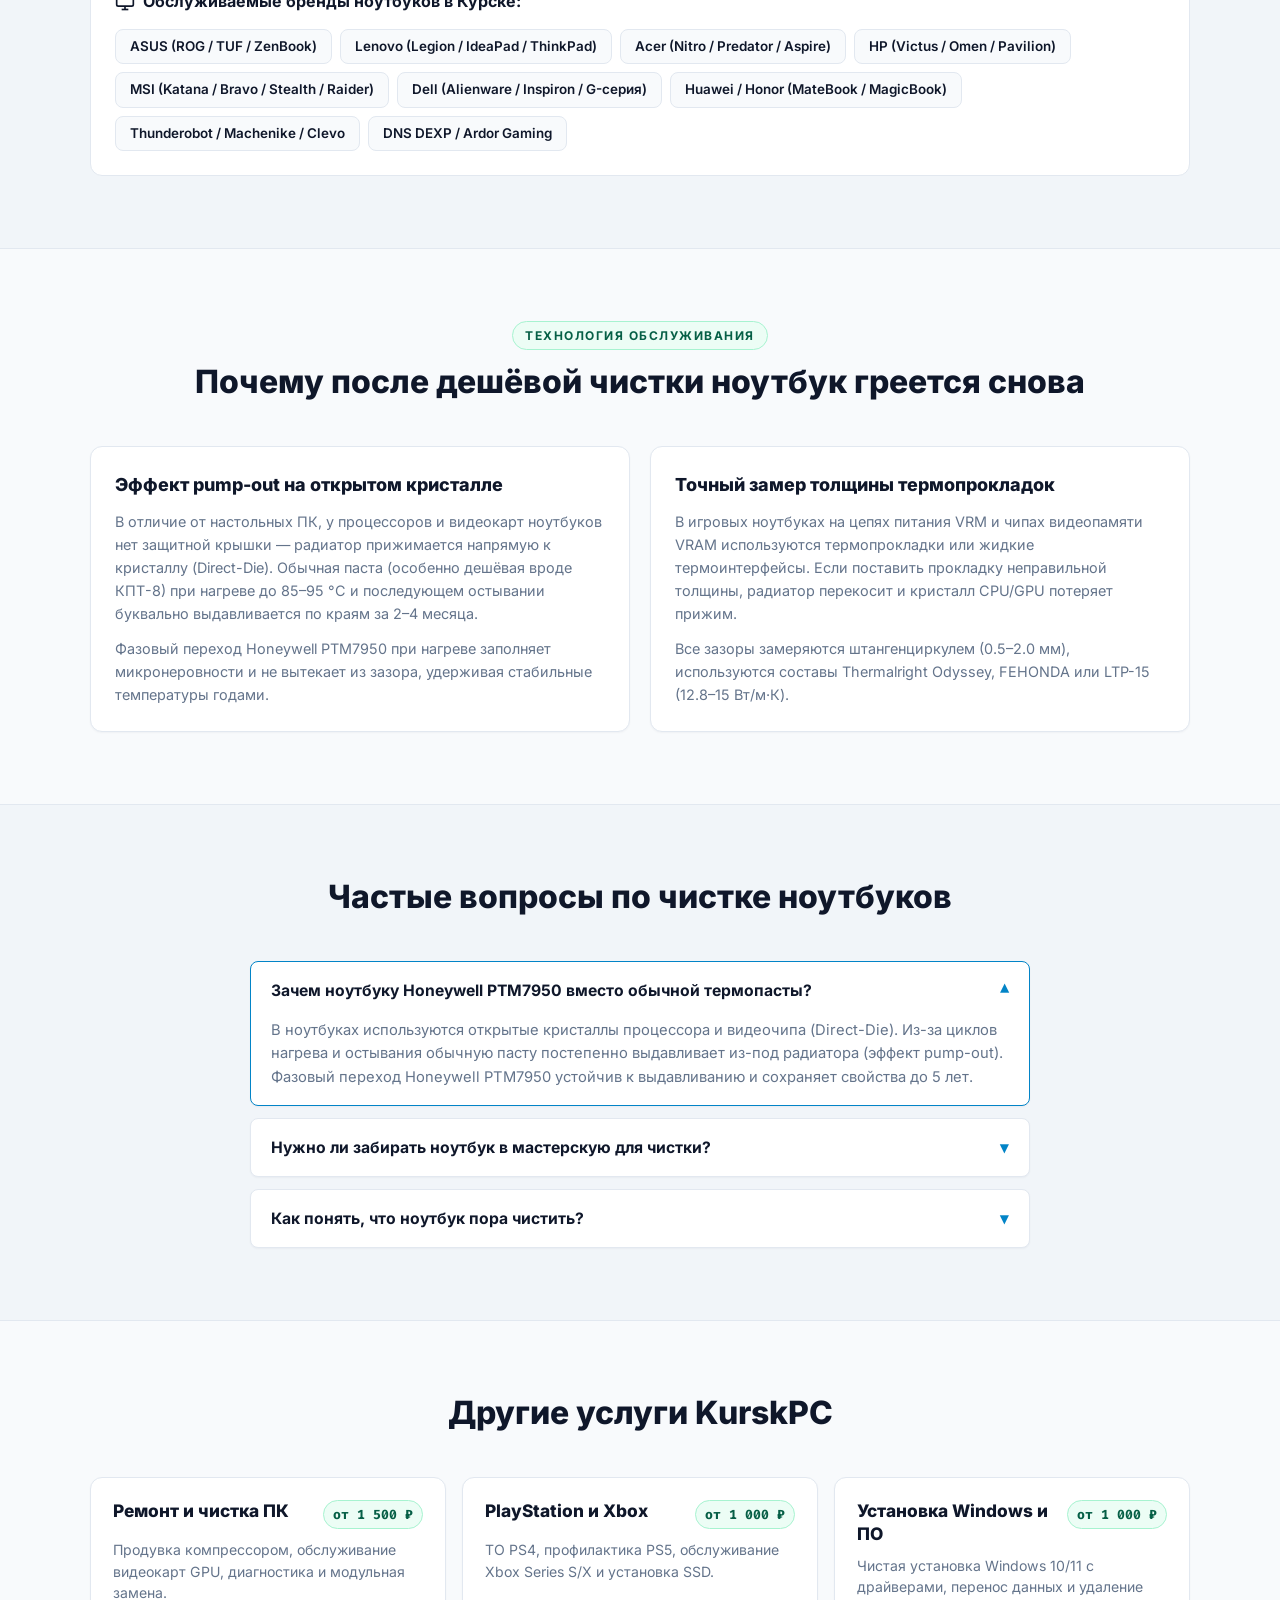
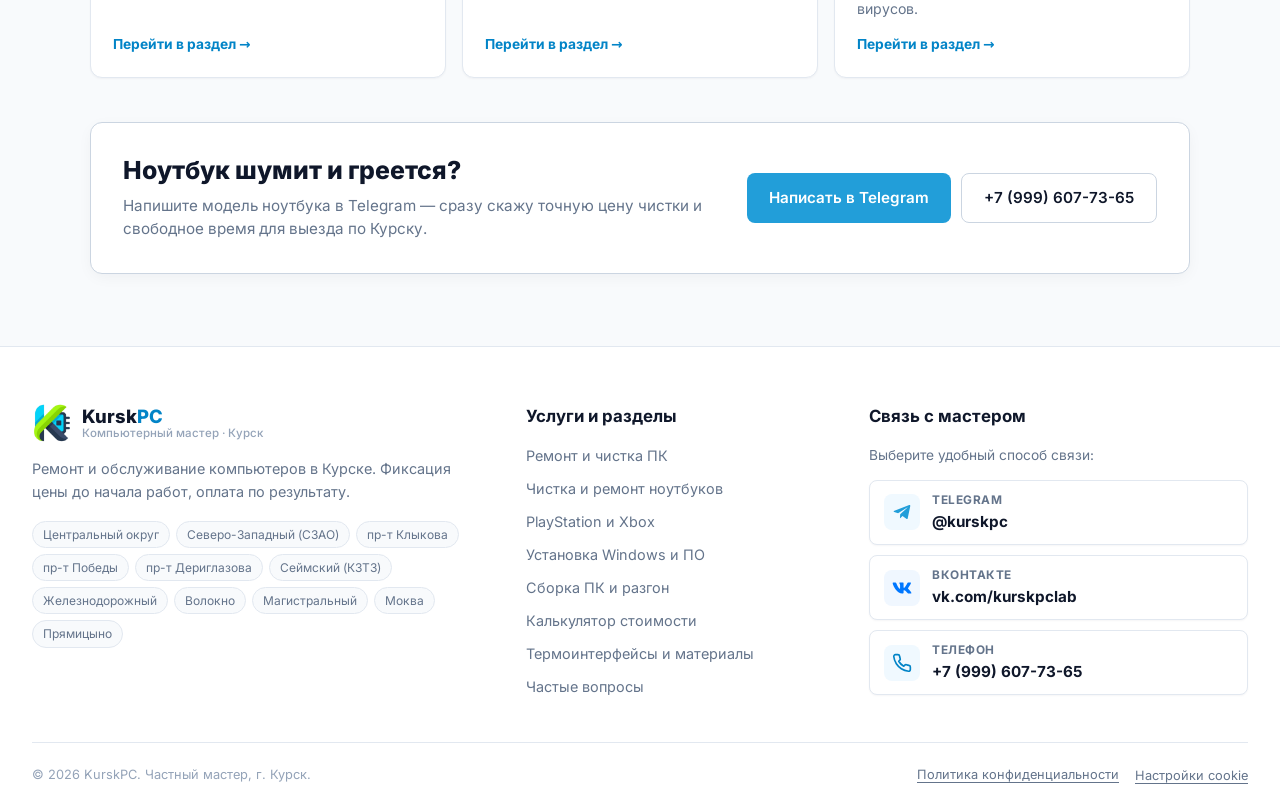
<file: remont-noutbukov/index.html>
<!DOCTYPE html>
<html lang="ru">
<head>
  <meta charset="UTF-8">
  <meta name="viewport" content="width=device-width, initial-scale=1.0">
  <title>Чистка и ремонт ноутбуков в Курске — Honeywell PTM7950 на дому | KurskPC</title>
  <meta name="description" content="Чистка игровых и офисных ноутбуков от пыли в Курске с выездом на дом (0 ₽). Фазовый переход Honeywell PTM7950, ревизия термопрокладок VRM, установка SSD и замена кулера. ☎ +7 (999) 607-73-65">
  <meta name="robots" content="index, follow">
  <link rel="canonical" href="https://kurskpc.ru/remont-noutbukov/">

  <meta name="geo.region" content="RU-KRS">
  <meta name="geo.placename" content="Курск">
  <meta name="geo.position" content="51.730361;36.192647">
  <meta name="ICBM" content="51.730361, 36.192647">
  <meta name="yandex-verification" content="8c75ee6e68437301">

  <link rel="manifest" href="/manifest.json">
  <link rel="icon" href="/favicon.ico" sizes="any">
  <link rel="icon" type="image/png" sizes="32x32" href="/src/avatar.png">
  <link rel="icon" type="image/png" sizes="192x192" href="/src/avatar.png">
  <link rel="icon" type="image/png" sizes="512x512" href="/src/avatar.png">
  <link rel="apple-touch-icon" sizes="180x180" href="/src/avatar.png">
  <meta name="theme-color" content="#ffffff">
  <meta name="format-detection" content="telephone=no">

  <meta property="og:type" content="website">
  <meta property="og:site_name" content="KurskPC">
  <meta property="og:locale" content="ru_RU">
  <meta property="og:title" content="Чистка и ремонт ноутбуков в Курске — KurskPC">
  <meta property="og:description" content="Чистка стандартных и игровых ноутбуков от пыли в Курске с фазовым переходом Honeywell PTM7950. Выезд на дом 0 ₽, работа при вас.">
  <meta property="og:url" content="https://kurskpc.ru/remont-noutbukov/">
  <meta property="og:image" content="https://kurskpc.ru/src/avatar.png">
  <meta property="og:image:type" content="image/png">
  <meta property="og:image:width" content="512">
  <meta property="og:image:height" content="512">

  <meta name="twitter:card" content="summary">
  <meta name="twitter:title" content="Чистка и ремонт ноутбуков в Курске — KurskPC">
  <meta name="twitter:description" content="Обслуживание ноутбуков ASUS, Lenovo, Acer, HP, MSI, Dell в Курске с Honeywell PTM7950.">
  <meta name="twitter:image" content="https://kurskpc.ru/src/avatar.png">

  <link rel="stylesheet" href="/styles/main.css">

  <script type="application/ld+json">
  {
    "@context": "https://schema.org",
    "@graph": [
      {
        "@type": "Service",
        "@id": "https://kurskpc.ru/remont-noutbukov/#service",
        "name": "Чистка и ремонт ноутбуков в Курске",
        "serviceType": "Чистка и обслуживание ноутбуков",
        "url": "https://kurskpc.ru/remont-noutbukov/",
        "provider": {
          "@type": "ComputerRepairService",
          "name": "KurskPC",
          "telephone": "+7-999-607-73-65",
          "url": "https://kurskpc.ru/"
        },
        "areaServed": {
          "@type": "City",
          "name": "Курск"
        },
        "hasOfferCatalog": {
          "@type": "OfferCatalog",
          "name": "Услуги по обслуживанию ноутбуков",
          "itemListElement": [
            {
              "@type": "Offer",
              "name": "Чистка стандартного ноутбука с заменой термоинтерфейса",
              "price": "1600",
              "priceCurrency": "RUB"
            },
            {
              "@type": "Offer",
              "name": "Чистка игрового ноутбука с Honeywell PTM7950",
              "price": "2500",
              "priceCurrency": "RUB"
            },
            {
              "@type": "Offer",
              "name": "Замена или смазка шумящего кулера ноутбука",
              "price": "700",
              "priceCurrency": "RUB"
            },
            {
              "@type": "Offer",
              "name": "Комплекс «Второе дыхание» (SSD + Windows + перенос файлов)",
              "price": "2200",
              "priceCurrency": "RUB"
            }
          ]
        }
      },
      {
        "@type": "FAQPage",
        "@id": "https://kurskpc.ru/remont-noutbukov/#faq",
        "mainEntity": [
          {
            "@type": "Question",
            "name": "Зачем ноутбуку Honeywell PTM7950 вместо обычной термопасты?",
            "acceptedAnswer": {
              "@type": "Answer",
              "text": "В ноутбуках используются открытые кристаллы процессора и видеочипа (Direct-Die). Из-за циклов нагрева и остывания обычную пасту постепенно выдавливает из-под радиатора (эффект pump-out). Фазовый переход Honeywell PTM7950 устойчив к выдавливанию и сохраняет свойства до 5 лет."
            }
          },
          {
            "@type": "Question",
            "name": "Нужно ли забирать ноутбук в мастерскую для чистки?",
            "acceptedAnswer": {
              "@type": "Answer",
              "text": "Нет. Разборка, удаление пылевого войлока, замена термоинтерфейса и стресс-тест проводятся у вас дома в вашем присутствии и занимают 1–2 часа."
            }
          },
          {
            "@type": "Question",
            "name": "Как понять, что ноутбук пора чистить?",
            "acceptedAnswer": {
              "@type": "Answer",
              "text": "Основные признаки: вентиляторы работают на высоких оборотах даже при простых задачах, горячий воздух едва выходит из решётки радиатора, падает FPS в играх или ноутбук выключается от перегрева."
            }
          }
        ]
      },
      {
        "@type": "BreadcrumbList",
        "@id": "https://kurskpc.ru/remont-noutbukov/#breadcrumb",
        "itemListElement": [
          {
            "@type": "ListItem",
            "position": 1,
            "name": "Главная",
            "item": "https://kurskpc.ru/"
          },
          {
            "@type": "ListItem",
            "position": 2,
            "name": "Чистка и ремонт ноутбуков",
            "item": "https://kurskpc.ru/remont-noutbukov/"
          }
        ]
      }
    ]
  }
  </script>
</head>
<body>

<header class="header" id="header">
  <div class="wrap wrap-full header-inner">
    <a href="/" class="logo">
      <img src="/src/avatar.png" alt="KurskPC — Ремонт компьютеров и ноутбуков в Курске" class="logo-icon" width="50" height="50" fetchpriority="high">
      <div class="logo-titles"><span class="logo-text">Kursk<span>PC</span></span><span class="logo-sub">Компьютерный мастер · Курск</span></div>
    </a>

    <nav class="nav" id="nav">
      <a href="/remont-pk/">Ремонт ПК</a>
      <a href="/remont-noutbukov/" class="active" aria-current="page">Ноутбуки</a>
      <a href="/remont-konsoley/">Консоли</a>
      <a href="/ustanovka-windows/">Windows</a>
      <a href="/sborka-pk/">Сборка ПК</a>
      <a href="/#calc">Калькулятор</a>
    </nav>

    <div class="header-right">
      <span class="online-label"><span class="online-dot"></span><span>На связи</span></span>
      <a href="tel:+79996077365" class="header-phone" data-ym-goal="click_phone">+7 (999) 607-73-65</a>
      <a href="https://t.me/kurskpc" target="_blank" rel="noopener" class="btn btn-tg btn-sm" data-ym-goal="click_tg" aria-label="Написать в Telegram">
        <svg width="14" height="14" viewBox="0 0 24 24" fill="currentColor"><path d="M20.665 3.717l-17.73 6.837c-1.21.486-1.203 1.161-.222 1.462l4.552 1.42 10.532-6.645c.498-.303.953-.14.579.192l-8.533 7.701h-.002l-.313 4.674c.458 0 .66-.21.916-.458l2.199-2.138 4.573 3.378c.843.464 1.448.225 1.658-.783l2.998-14.127c.308-1.233-.472-1.794-1.207-1.491z"/></svg>
        <span>Telegram</span>
      </a>
      <a href="https://vk.com/kurskpclab" target="_blank" rel="noopener" class="btn btn-vk btn-sm" data-ym-goal="click_vk" aria-label="Группа ВКонтакте">
        <svg width="15" height="15" viewBox="0 0 576 512" fill="currentColor"><path d="M545 117.7c3.7-12.5 0-21.7-17.8-21.7h-58.9c-15 0-21.9 7.9-25.6 16.7 0 0-30 73.1-72.4 120.5-13.7 13.7-20 18.1-27.5 18.1-3.7 0-9.4-4.4-9.4-16.9V117.7c0-15-4.2-21.7-16.6-21.7h-92.6c-9.4 0-15 7-15 13.5 0 14.2 21.2 17.5 23.4 57.5v86.8c0 19-3.4 22.5-10.9 22.5-20 0-68.6-73.4-97.4-157.4-5.8-16.3-11.5-22.9-26.6-22.9H38.8c-16.8 0-20.2 7.9-20.2 16.7 0 15.6 20 93.1 93.1 195.5C160.4 378.1 229 416 291.4 416c37.5 0 42.1-8.4 42.1-22.9 0-66.8-3.4-73.1 15.4-73.1 8.7 0 23.7 4.4 58.7 38.1 40 40 46.6 57.9 69 57.9h58.9c16.8 0 25.3-8.4 20.4-25-11.2-34.9-86.9-106.7-90.3-111.5-8.7-11.2-6.2-16.2 0-26.2.1-.1 72-101.3 79.4-135.6z"/></svg>
        <span>ВКонтакте</span>
      </a>
      <a href="tel:+79996077365" class="header-call-btn" aria-label="Позвонить мастеру" data-ym-goal="click_phone">
        <svg width="15" height="15" viewBox="0 0 24 24" fill="none" stroke="currentColor" stroke-width="2.3" stroke-linecap="round" stroke-linejoin="round"><path d="M22 16.92v3a2 2 0 0 1-2.18 2 19.79 19.79 0 0 1-8.63-3.07 19.5 19.5 0 0 1-6-6 19.79 19.79 0 0 1-3.07-8.67A2 2 0 0 1 4.11 2h3a2 2 0 0 1 2 1.72 12.84 12.84 0 0 0 .7 2.81 2 2 0 0 1-.45 2.11L8.09 9.91a16 16 0 0 0 6 6l1.27-1.27a2 2 0 0 1 2.11-.45 12.84 12.84 0 0 0 2.81.7A2 2 0 0 1 22 16.92z"></path></svg>
        <span>Позвонить</span>
      </a>
      <button class="burger" id="burger" aria-label="Меню навигации" aria-expanded="false" aria-controls="nav">
        <span class="burger-line"></span>
        <span class="burger-line"></span>
      </button>
    </div>
  </div>
</header>
<div class="nav-backdrop" id="navBackdrop"></div>

<main id="main">
  <section class="page-hero">
    <div class="wrap">
      <nav class="breadcrumbs" aria-label="Хлебные крошки">
        <a href="/">Главная</a>
        <span class="bc-sep">/</span>
        <span>Чистка и ремонт ноутбуков</span>
      </nav>

      <h1>Чистка и ремонт ноутбуков в&nbsp;Курске на&nbsp;дому</h1>
      <p class="hero-desc">Удаление пылевого войлока из радиаторов, чистка турбин и нанесение термоинтерфейса с фазовым переходом Honeywell PTM7950 для защиты открытых кристаллов от выдавливания (pump-out). Обслуживаю офисные, ультрабуки и мощные игровые модели при вас.</p>

      <div class="props">
        <div class="prop">
          <span class="prop-icon">
            <svg width="18" height="18" viewBox="0 0 24 24" fill="none" stroke="currentColor" stroke-width="2.2"><rect x="3" y="4" width="18" height="12" rx="2"></rect><path d="M2 20h20"></path></svg>
          </span>
          <div><b>PTM7950 включён</b><span>Устойчив к pump-out до 5 лет</span></div>
        </div>
        <div class="prop">
          <span class="prop-icon">
            <svg width="18" height="18" viewBox="0 0 24 24" fill="none" stroke="currentColor" stroke-width="2.2"><rect x="1" y="3" width="15" height="13"></rect><polygon points="16 8 20 8 23 11 23 16 16 16"></polygon><circle cx="5.5" cy="18.5" r="2.5"></circle><circle cx="18.5" cy="18.5" r="2.5"></circle></svg>
          </span>
          <div><b>Выезд на дом — 0 ₽</b><span>При заказе работ от 1 000 ₽</span></div>
        </div>
        <div class="prop">
          <span class="prop-icon">
            <svg width="18" height="18" viewBox="0 0 24 24" fill="none" stroke="currentColor" stroke-width="2.2"><path d="M1 12s4-8 11-8 11 8 11 8-4 8-11 8-11-8-11-8z"></path><circle cx="12" cy="12" r="3"></circle></svg>
          </span>
          <div><b>Работа в вашем присутствии</b><span>1–2 часа с тестом температур</span></div>
        </div>
        <div class="prop">
          <span class="prop-icon">
            <svg width="18" height="18" viewBox="0 0 24 24" fill="none" stroke="currentColor" stroke-width="2.2"><path d="M12 22s8-4 8-10V5l-8-3-8 3v7c0 6 8 10 8 10z"></path></svg>
          </span>
          <div><b>Гарантия 30 дней</b><span>Фиксация цены до разборки</span></div>
        </div>
      </div>

      <div class="hero-btns">
        <a href="https://t.me/kurskpc" target="_blank" rel="noopener" class="btn btn-tg" data-ym-goal="click_tg">Уточнить цену в Telegram</a>
        <a href="tel:+79996077365" class="btn btn-outline" data-ym-goal="click_phone">+7 (999) 607-73-65</a>
        <a href="/#calc" class="btn btn-lime">Рассчитать в калькуляторе</a>
      </div>
    </div>
  </section>

  <section class="section section-alt" id="prices">
    <div class="wrap">
      <div class="section-head">
        <div class="section-tag">Прайс-лист на ноутбуки</div>
        <h2 class="section-title">Услуги и стоимость обслуживания ноутбуков</h2>
        <p class="section-sub">Термоинтерфейс подбирается под тепловую нагрузку вашей модели без лишних доплат.</p>
      </div>

      <div class="price-grid">
        <article class="price-card">
          <div class="pc-header">
            <h3 class="pc-name">Чистка стандартного ноутбука</h3>
            <div class="pc-price-row">
              <div class="pc-price">1 600 – 2 200 ₽</div>
            </div>
          </div>
          <p class="pc-desc">Разборка корпуса, удаление пылевого войлока с решётки радиатора, чистка кулера и нанесение термоинтерфейса Honeywell PTM7950 на CPU/GPU.</p>
          <dl class="pc-meta"><dt>Время</dt><dd>1–1.5 часа</dd><dt>Материалы</dt><dd>PTM7950 вкл.</dd><dt>Гарантия</dt><dd>30 дней</dd></dl>
        </article>

        <article class="price-card">
          <div class="pc-header">
            <h3 class="pc-name">Чистка игрового ноутбука</h3>
            <div class="pc-price-row">
              <div class="pc-price">2 500 – 3 500 ₽</div>
              <span class="pc-badge">Игровые ноутбуки</span>
            </div>
          </div>
          <p class="pc-desc">Разборка двухконтурной системы охлаждения, очистка спаренных турбин, нанесение PTM7950 с высоким прижимом, ревизия термопрокладок VRM и видеопамяти.</p>
          <dl class="pc-meta"><dt>Время</dt><dd>1.5–2 часа</dd><dt>Материалы</dt><dd>PTM7950 вкл.</dd><dt>Гарантия</dt><dd>30 дней</dd></dl>
        </article>

        <article class="price-card">
          <div class="pc-header">
            <h3 class="pc-name">Замена / смазка кулера</h3>
            <div class="pc-price-row">
              <div class="pc-price">700 ₽</div>
            </div>
          </div>
          <p class="pc-desc">Демонтаж трещащего вентилятора, очистка оси и смазка подшипника синтетическим маслом либо замена кулера (при чистке — 400 ₽).</p>
          <dl class="pc-meta"><dt>Время</dt><dd>20–30 мин</dd><dt>Материалы</dt><dd>Смазка вкл.</dd><dt>Гарантия</dt><dd>14 дней</dd></dl>
        </article>

        <article class="price-card">
          <div class="pc-header">
            <h3 class="pc-name">Комплекс «Второе дыхание» (SSD + Windows)</h3>
            <div class="pc-price-row">
              <div class="pc-price">2 200 ₽</div>
              <span class="pc-badge">Ускорение</span>
            </div>
          </div>
          <p class="pc-desc">Подбор и установка быстрого SSD NVMe/SATA, чистая установка Windows 10/11 с драйверами, перенос фото и документов со старого диска.</p>
          <dl class="pc-meta"><dt>Время</dt><dd>1.5–2 часа</dd><dt>Материалы</dt><dd>SSD отдельно</dd><dt>Гарантия</dt><dd>30 дней</dd></dl>
        </article>
      </div>

      <div class="brands-wrap">
        <div class="brands-title">
          <svg width="20" height="20" viewBox="0 0 24 24" fill="none" stroke="currentColor" stroke-width="2"><rect x="2" y="3" width="20" height="14" rx="2"></rect><line x1="8" y1="21" x2="16" y2="21"></line><line x1="12" y1="17" x2="12" y2="21"></line></svg>
          <span>Обслуживаемые бренды ноутбуков в Курске:</span>
        </div>
        <div class="brands-chips">
          <span class="brand-chip">ASUS (ROG / TUF / ZenBook)</span>
          <span class="brand-chip">Lenovo (Legion / IdeaPad / ThinkPad)</span>
          <span class="brand-chip">Acer (Nitro / Predator / Aspire)</span>
          <span class="brand-chip">HP (Victus / Omen / Pavilion)</span>
          <span class="brand-chip">MSI (Katana / Bravo / Stealth / Raider)</span>
          <span class="brand-chip">Dell (Alienware / Inspiron / G-серия)</span>
          <span class="brand-chip">Huawei / Honor (MateBook / MagicBook)</span>
          <span class="brand-chip">Thunderobot / Machenike / Clevo</span>
          <span class="brand-chip">DNS DEXP / Ardor Gaming</span>
        </div>
      </div>
    </div>
  </section>

  <section class="section">
    <div class="wrap">
      <div class="section-head">
        <div class="section-tag">Технология обслуживания</div>
        <h2 class="section-title">Почему после дешёвой чистки ноутбук греется снова</h2>
      </div>

      <div class="info-grid">
        <div class="info-card">
          <h3>Эффект pump-out на открытом кристалле</h3>
          <p>В отличие от настольных ПК, у процессоров и видеокарт ноутбуков нет защитной крышки — радиатор прижимается напрямую к кристаллу (Direct-Die). Обычная паста (особенно дешёвая вроде КПТ-8) при нагреве до 85–95 °C и последующем остывании буквально выдавливается по краям за 2–4 месяца.</p>
          <p>Фазовый переход Honeywell PTM7950 при нагреве заполняет микронеровности и не вытекает из зазора, удерживая стабильные температуры годами.</p>
        </div>

        <div class="info-card">
          <h3>Точный замер толщины термопрокладок</h3>
          <p>В игровых ноутбуках на цепях питания VRM и чипах видеопамяти VRAM используются термопрокладки или жидкие термоинтерфейсы. Если поставить прокладку неправильной толщины, радиатор перекосит и кристалл CPU/GPU потеряет прижим.</p>
          <p>Все зазоры замеряются штангенциркулем (0.5–2.0 мм), используются составы Thermalright Odyssey, FEHONDA или LTP-15 (12.8–15 Вт/м·К).</p>
        </div>
      </div>
    </div>
  </section>

  <section class="section section-alt" id="faq">
    <div class="wrap">
      <div class="section-head">
        <h2 class="section-title">Частые вопросы по чистке ноутбуков</h2>
      </div>

      <div class="faq-list">
        <div class="faq-item open">
          <div class="faq-q"><span>Зачем ноутбуку Honeywell PTM7950 вместо обычной термопасты?</span><span class="faq-chevron">▼</span></div>
          <div class="faq-a">В ноутбуках используются открытые кристаллы процессора и видеочипа (Direct-Die). Из-за циклов нагрева и остывания обычную пасту постепенно выдавливает из-под радиатора (эффект pump-out). Фазовый переход Honeywell PTM7950 устойчив к выдавливанию и сохраняет свойства до 5 лет.</div>
        </div>
        <div class="faq-item">
          <div class="faq-q"><span>Нужно ли забирать ноутбук в мастерскую для чистки?</span><span class="faq-chevron">▼</span></div>
          <div class="faq-a">Нет. Разборка, удаление пылевого войлока, замена термоинтерфейса и стресс-тест проводятся у вас дома в вашем присутствии и занимают 1–2 часа.</div>
        </div>
        <div class="faq-item">
          <div class="faq-q"><span>Как понять, что ноутбук пора чистить?</span><span class="faq-chevron">▼</span></div>
          <div class="faq-a">Основные признаки: вентиляторы работают на высоких оборотах даже при простых задачах, горячий воздух едва выходит из решётки радиатора, падает FPS в играх или ноутбук выключается от перегрева.</div>
        </div>
      </div>
    </div>
  </section>

  <section class="section">
    <div class="wrap">
      <div class="section-head">
        <h2 class="section-title">Другие услуги KurskPC</h2>
      </div>
      <div class="hub-grid">
        <a href="/remont-pk/" class="hub-card">
          <div class="hub-card-top">
            <h3 class="hub-card-title">Ремонт и чистка ПК</h3>
            <span class="hub-card-price">от 1 500 ₽</span>
          </div>
          <p class="hub-card-desc">Продувка компрессором, обслуживание видеокарт GPU, диагностика и модульная замена.</p>
          <span class="hub-card-link">Перейти в раздел →</span>
        </a>
        <a href="/remont-konsoley/" class="hub-card">
          <div class="hub-card-top">
            <h3 class="hub-card-title">PlayStation и Xbox</h3>
            <span class="hub-card-price">от 1 000 ₽</span>
          </div>
          <p class="hub-card-desc">ТО PS4, профилактика PS5, обслуживание Xbox Series S/X и установка SSD.</p>
          <span class="hub-card-link">Перейти в раздел →</span>
        </a>
        <a href="/ustanovka-windows/" class="hub-card">
          <div class="hub-card-top">
            <h3 class="hub-card-title">Установка Windows и ПО</h3>
            <span class="hub-card-price">от 1 000 ₽</span>
          </div>
          <p class="hub-card-desc">Чистая установка Windows 10/11 с драйверами, перенос данных и удаление вирусов.</p>
          <span class="hub-card-link">Перейти в раздел →</span>
        </a>
      </div>

      <div class="cta-box">
        <div class="cta-box-text">
          <h2>Ноутбук шумит и греется?</h2>
          <p>Напишите модель ноутбука в Telegram — сразу скажу точную цену чистки и свободное время для выезда по Курску.</p>
        </div>
        <div class="cta-box-actions">
          <a href="https://t.me/kurskpc" target="_blank" rel="noopener" class="btn btn-tg" data-ym-goal="click_tg">Написать в Telegram</a>
          <a href="tel:+79996077365" class="btn btn-outline" data-ym-goal="click_phone">+7 (999) 607-73-65</a>
        </div>
      </div>
    </div>
  </section>
</main>

<footer class="footer" id="contacts">
  <div class="wrap wrap-full">
    <div class="footer-grid">
      <div class="footer-brand">
        <a href="/" class="logo">
          <img src="/src/avatar.png" alt="KurskPC — Частный компьютерный мастер Курск" class="logo-icon" width="50" height="50" loading="lazy">
          <div class="logo-titles"><span class="logo-text">Kursk<span>PC</span></span><span class="logo-sub">Компьютерный мастер · Курск</span></div>
        </a>
        <p>Ремонт и обслуживание компьютеров в Курске. Фиксация цены до начала работ, оплата по результату.</p>
        <div class="chips">
          <span class="chip">Центральный округ</span>
          <span class="chip">Северо-Западный (СЗАО)</span>
          <span class="chip">пр-т Клыкова</span>
          <span class="chip">пр-т Победы</span>
          <span class="chip">пр-т Дериглазова</span>
          <span class="chip">Сеймский (КЗТЗ)</span>
          <span class="chip">Железнодорожный</span>
          <span class="chip">Волокно</span>
          <span class="chip">Магистральный</span>
          <span class="chip">Моква</span>
          <span class="chip">Прямицыно</span>
        </div>
      </div>

      <div>
        <div class="footer-title">Услуги и разделы</div>
        <div class="footer-links">
          <a href="/remont-pk/">Ремонт и чистка ПК</a>
          <a href="/remont-noutbukov/">Чистка и ремонт ноутбуков</a>
          <a href="/remont-konsoley/">PlayStation и Xbox</a>
          <a href="/ustanovka-windows/">Установка Windows и ПО</a>
          <a href="/sborka-pk/">Сборка ПК и разгон</a>
          <a href="/#calc">Калькулятор стоимости</a>
          <a href="/#materials">Термоинтерфейсы и материалы</a>
          <a href="/#faq">Частые вопросы</a>
        </div>
      </div>

      <div>
        <div class="footer-title">Связь с мастером</div>
        <p class="footer-contacts-sub">Выберите удобный способ связи:</p>
        <div class="footer-contact-cards">
          <a href="https://t.me/kurskpc" target="_blank" rel="noopener" class="footer-contact-link f-tg" data-ym-goal="click_tg">
            <div class="f-contact-icon">
              <svg width="20" height="20" viewBox="0 0 24 24" fill="currentColor"><path d="M20.665 3.717l-17.73 6.837c-1.21.486-1.203 1.161-.222 1.462l4.552 1.42 10.532-6.645c.498-.303.953-.14.579.192l-8.533 7.701h-.002l-.313 4.674c.458 0 .66-.21.916-.458l2.199-2.138 4.573 3.378c.843.464 1.448.225 1.658-.783l2.998-14.127c.308-1.233-.472-1.794-1.207-1.491z"/></svg>
            </div>
            <div class="f-contact-meta">
              <span class="f-contact-name">Telegram</span>
              <span class="f-contact-handle">@kurskpc</span>
            </div>
          </a>

          <a href="https://vk.com/kurskpclab" target="_blank" rel="noopener" class="footer-contact-link f-vk" data-ym-goal="click_vk">
            <div class="f-contact-icon">
              <svg width="20" height="20" viewBox="0 0 576 512" fill="currentColor"><path d="M545 117.7c3.7-12.5 0-21.7-17.8-21.7h-58.9c-15 0-21.9 7.9-25.6 16.7 0 0-30 73.1-72.4 120.5-13.7 13.7-20 18.1-27.5 18.1-3.7 0-9.4-4.4-9.4-16.9V117.7c0-15-4.2-21.7-16.6-21.7h-92.6c-9.4 0-15 7-15 13.5 0 14.2 21.2 17.5 23.4 57.5v86.8c0 19-3.4 22.5-10.9 22.5-20 0-68.6-73.4-97.4-157.4-5.8-16.3-11.5-22.9-26.6-22.9H38.8c-16.8 0-20.2 7.9-20.2 16.7 0 15.6 20 93.1 93.1 195.5C160.4 378.1 229 416 291.4 416c37.5 0 42.1-8.4 42.1-22.9 0-66.8-3.4-73.1 15.4-73.1 8.7 0 23.7 4.4 58.7 38.1 40 40 46.6 57.9 69 57.9h58.9c16.8 0 25.3-8.4 20.4-25-11.2-34.9-86.9-106.7-90.3-111.5-8.7-11.2-6.2-16.2 0-26.2.1-.1 72-101.3 79.4-135.6z"/></svg>
            </div>
            <div class="f-contact-meta">
              <span class="f-contact-name">ВКонтакте</span>
              <span class="f-contact-handle">vk.com/kurskpclab</span>
            </div>
          </a>

          <a href="tel:+79996077365" class="footer-contact-link f-phone" data-ym-goal="click_phone">
            <div class="f-contact-icon">
              <svg width="20" height="20" viewBox="0 0 24 24" fill="none" stroke="currentColor" stroke-width="2" stroke-linecap="round" stroke-linejoin="round"><path d="M22 16.92v3a2 2 0 0 1-2.18 2 19.79 19.79 0 0 1-8.63-3.07 19.5 19.5 0 0 1-6-6 19.79 19.79 0 0 1-3.07-8.67A2 2 0 0 1 4.11 2h3a2 2 0 0 1 2 1.72 12.84 12.84 0 0 0 .7 2.81 2 2 0 0 1-.45 2.11L8.09 9.91a16 16 0 0 0 6 6l1.27-1.27a2 2 0 0 1 2.11-.45 12.84 12.84 0 0 0 2.81.7A2 2 0 0 1 22 16.92z"></path></svg>
            </div>
            <div class="f-contact-meta">
              <span class="f-contact-name">Телефон</span>
              <span class="f-contact-handle">+7 (999) 607-73-65</span>
            </div>
          </a>
        </div>
      </div>
    </div>

    <div class="footer-bottom">
      <span>© 2026 KurskPC. Частный мастер, г. Курск.</span>
      <div class="footer-legal">
        <a href="/privacy.html">Политика конфиденциальности</a>
        <button type="button" class="footer-cookie-btn" id="cookieSettingsBtn">Настройки cookie</button>
      </div>
    </div>
  </div>
</footer>

<div class="cookie-banner" id="cookieBanner" role="dialog" aria-live="polite" aria-label="Уведомление об использовании cookie" hidden>
  <div class="cookie-banner-inner">
    <div class="cookie-banner-text">
      <strong>Файлы cookie и аналитика</strong>
      <p>Мы используем Яндекс.Метрику (без Вебвизора) и технические cookie для подсчёта посещений и кликов по контактам. Аналитика включается только после вашего согласия. Подробнее — в <a href="/privacy.html">Политике обработки данных</a>.</p>
    </div>
    <div class="cookie-banner-actions">
      <button type="button" class="btn btn-outline btn-sm" id="cookieDeclineBtn">Отклонить</button>
      <button type="button" class="btn btn-lime btn-sm" id="cookieAcceptBtn">Принять</button>
    </div>
  </div>
</div>

<script src="/scripts/main.js"></script>
</body>
</html>
</file>
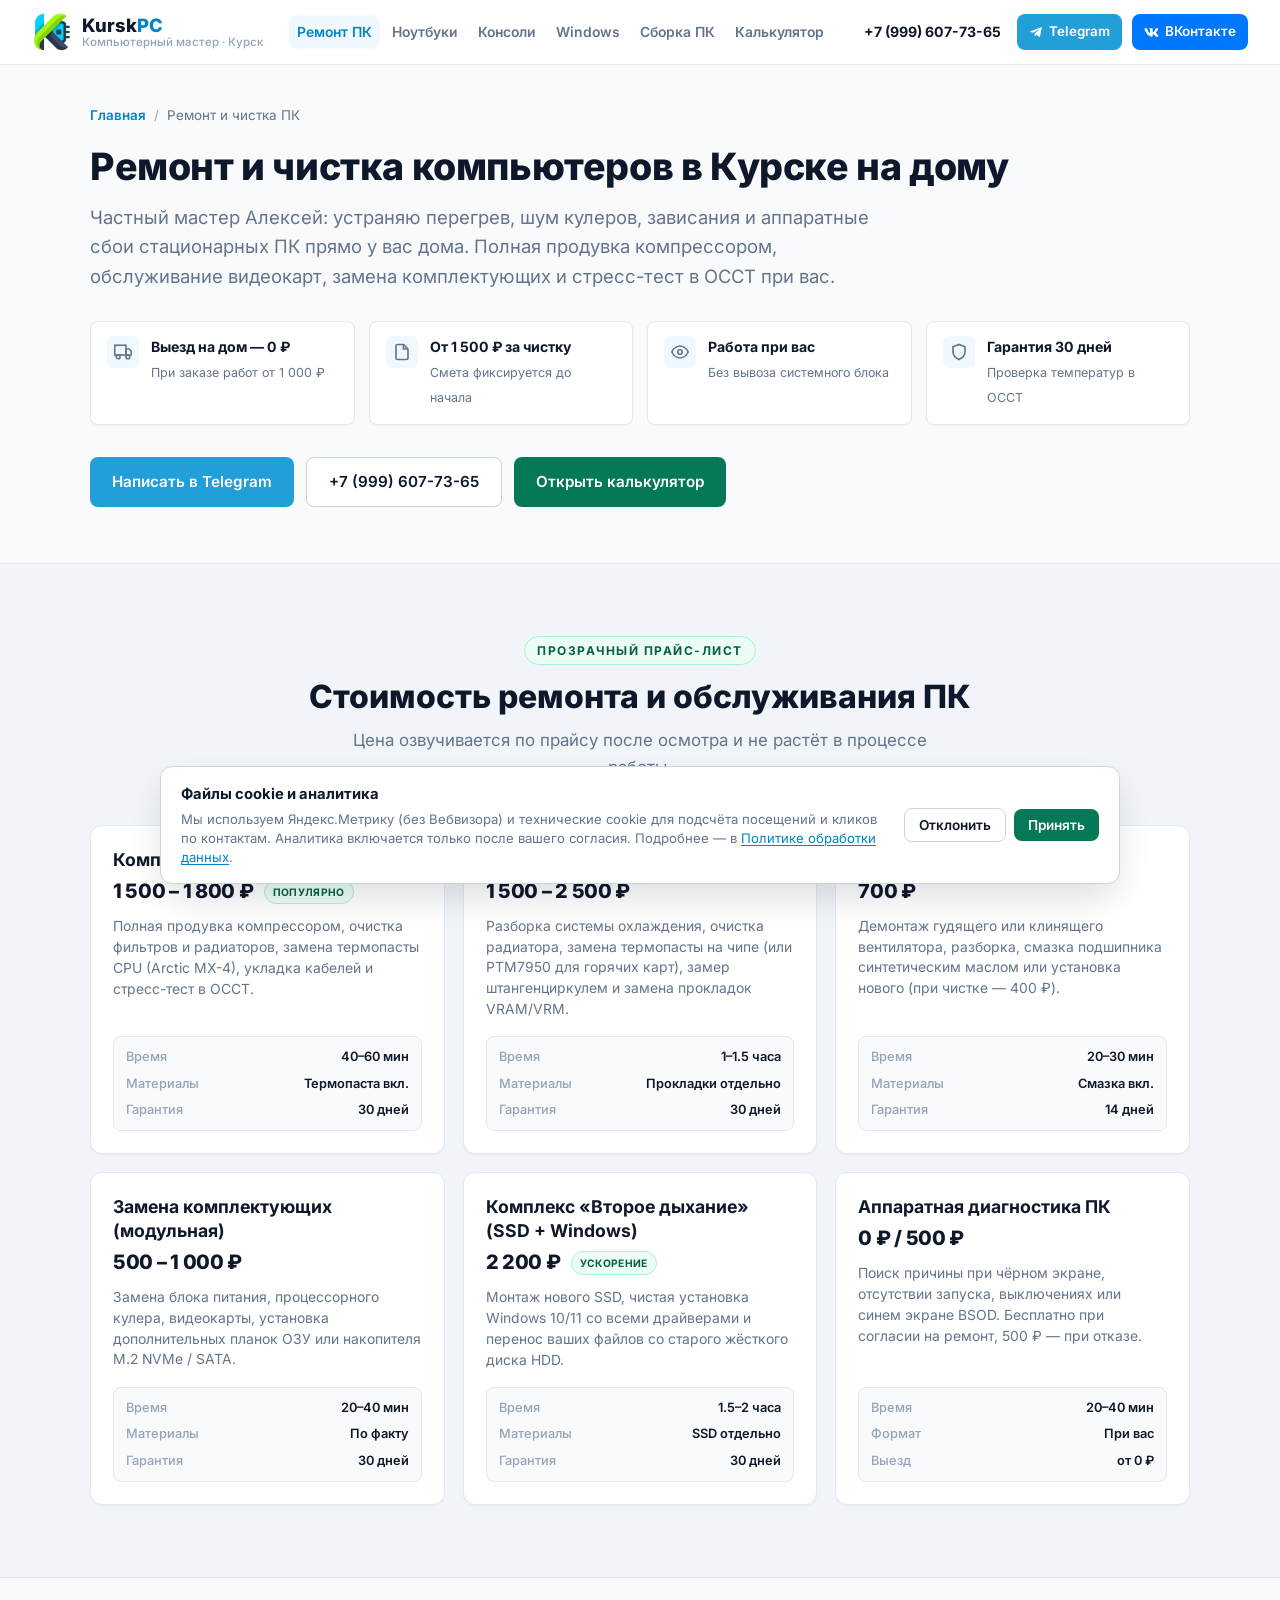
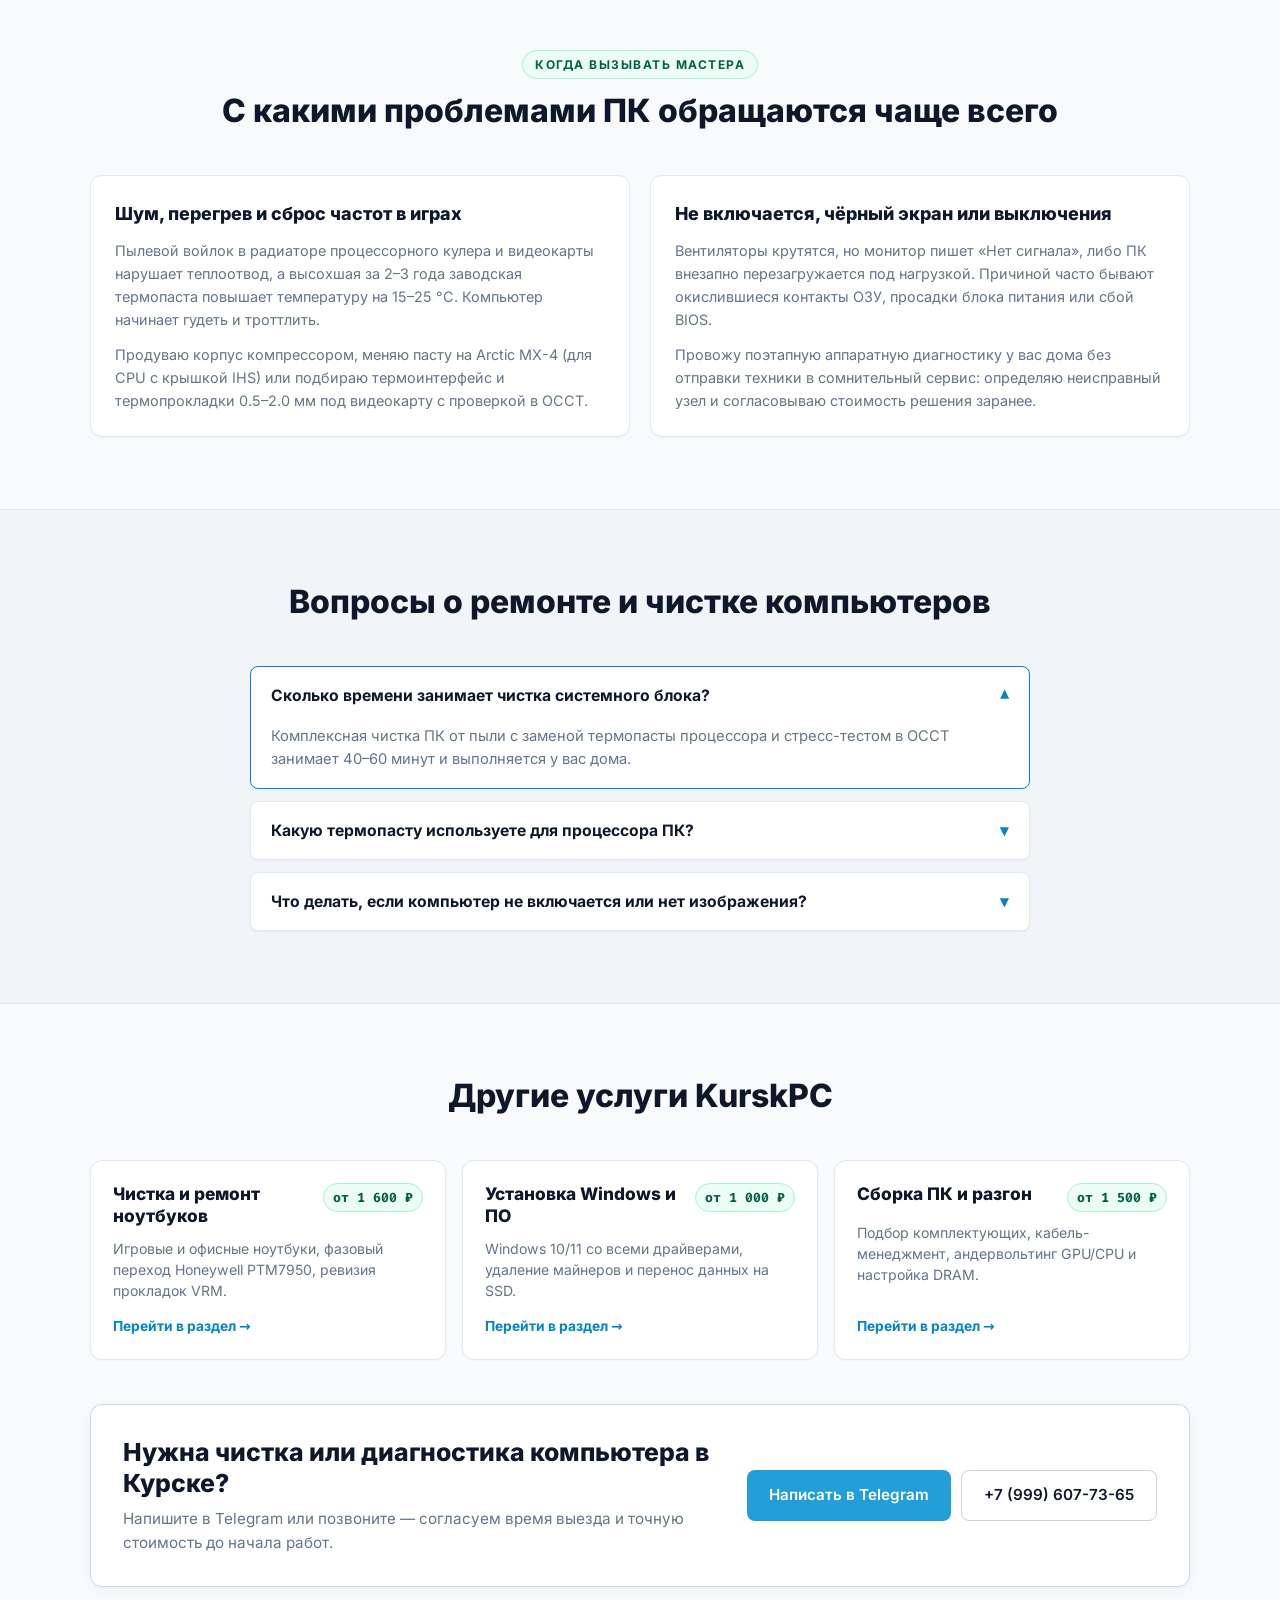
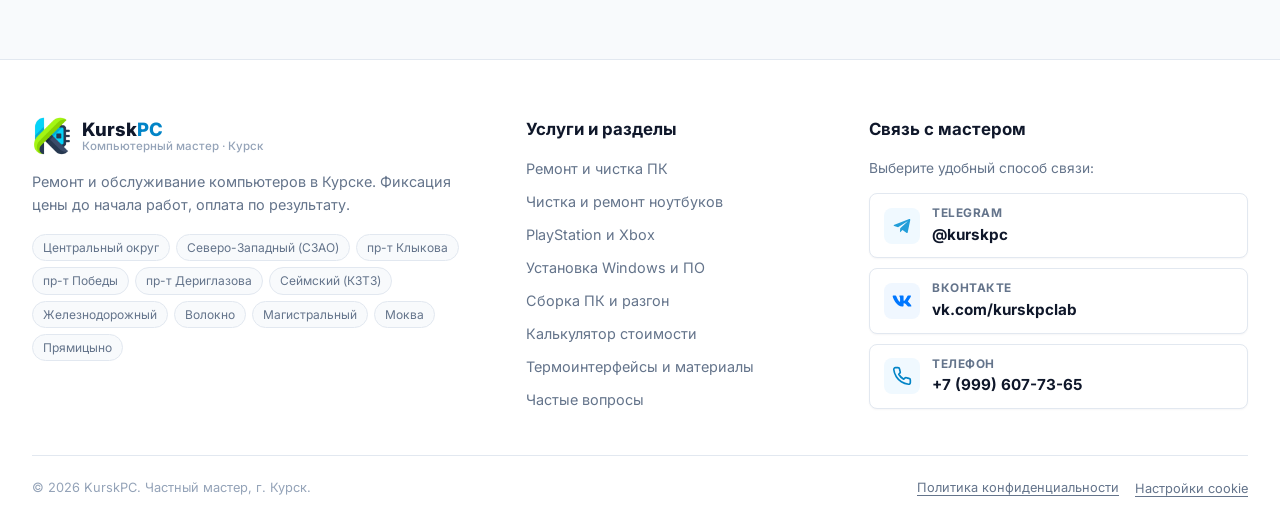
<file: remont-pk/index.html>
<!DOCTYPE html>
<html lang="ru">
<head>
  <meta charset="UTF-8">
  <meta name="viewport" content="width=device-width, initial-scale=1.0">
  <title>Ремонт и чистка компьютеров в Курске на дому — цены и выезд | KurskPC</title>
  <meta name="description" content="Ремонт и комплексная чистка системных блоков ПК и видеокарт в Курске с выездом на дом (0 ₽). Замена термопасты Arctic MX-4, термопрокладок, диагностика и апгрейд. ☎ +7 (999) 607-73-65">
  <meta name="robots" content="index, follow">
  <link rel="canonical" href="https://kurskpc.ru/remont-pk/">

  <meta name="geo.region" content="RU-KRS">
  <meta name="geo.placename" content="Курск">
  <meta name="geo.position" content="51.730361;36.192647">
  <meta name="ICBM" content="51.730361, 36.192647">
  <meta name="yandex-verification" content="8c75ee6e68437301">

  <link rel="manifest" href="/manifest.json">
  <link rel="icon" href="/favicon.ico" sizes="any">
  <link rel="icon" type="image/png" sizes="32x32" href="/src/avatar.png">
  <link rel="icon" type="image/png" sizes="192x192" href="/src/avatar.png">
  <link rel="icon" type="image/png" sizes="512x512" href="/src/avatar.png">
  <link rel="apple-touch-icon" sizes="180x180" href="/src/avatar.png">
  <meta name="theme-color" content="#ffffff">
  <meta name="format-detection" content="telephone=no">

  <meta property="og:type" content="website">
  <meta property="og:site_name" content="KurskPC">
  <meta property="og:locale" content="ru_RU">
  <meta property="og:title" content="Ремонт и чистка компьютеров в Курске на дому — KurskPC">
  <meta property="og:description" content="Чистка ПК от пыли компрессором, обслуживание видеокарт, замена комплектующих и диагностика в Курске. Выезд на дом 0 ₽, фиксация цены до работ.">
  <meta property="og:url" content="https://kurskpc.ru/remont-pk/">
  <meta property="og:image" content="https://kurskpc.ru/src/avatar.png">
  <meta property="og:image:type" content="image/png">
  <meta property="og:image:width" content="512">
  <meta property="og:image:height" content="512">

  <meta name="twitter:card" content="summary">
  <meta name="twitter:title" content="Ремонт и чистка компьютеров в Курске — KurskPC">
  <meta name="twitter:description" content="Чистка системных блоков, видеокарт и диагностика ПК в Курске с выездом на дом.">
  <meta name="twitter:image" content="https://kurskpc.ru/src/avatar.png">

  <link rel="stylesheet" href="/styles/main.css">

  <script type="application/ld+json">
  {
    "@context": "https://schema.org",
    "@graph": [
      {
        "@type": "Service",
        "@id": "https://kurskpc.ru/remont-pk/#service",
        "name": "Ремонт и чистка компьютеров в Курске",
        "serviceType": "Ремонт стационарных ПК и видеокарт",
        "url": "https://kurskpc.ru/remont-pk/",
        "provider": {
          "@type": "ComputerRepairService",
          "name": "KurskPC",
          "telephone": "+7-999-607-73-65",
          "url": "https://kurskpc.ru/"
        },
        "areaServed": {
          "@type": "City",
          "name": "Курск"
        },
        "hasOfferCatalog": {
          "@type": "OfferCatalog",
          "name": "Услуги по ремонту и обслуживанию ПК",
          "itemListElement": [
            {
              "@type": "Offer",
              "name": "Комплексная чистка ПК от пыли с заменой термопасты",
              "price": "1500",
              "priceCurrency": "RUB"
            },
            {
              "@type": "Offer",
              "name": "Обслуживание видеокарты (GPU)",
              "price": "1500",
              "priceCurrency": "RUB"
            },
            {
              "@type": "Offer",
              "name": "Замена или смазка кулеров",
              "price": "700",
              "priceCurrency": "RUB"
            },
            {
              "@type": "Offer",
              "name": "Модульная замена комплектующих (БП, ОЗУ, SSD, GPU)",
              "price": "500",
              "priceCurrency": "RUB"
            }
          ]
        }
      },
      {
        "@type": "FAQPage",
        "@id": "https://kurskpc.ru/remont-pk/#faq",
        "mainEntity": [
          {
            "@type": "Question",
            "name": "Сколько времени занимает чистка системного блока?",
            "acceptedAnswer": {
              "@type": "Answer",
              "text": "Комплексная чистка ПК от пыли с заменой термопасты процессора и проверкой под нагрузкой в OCCT занимает 40–60 минут и выполняется у вас дома."
            }
          },
          {
            "@type": "Question",
            "name": "Какую термопасту используете для процессора ПК?",
            "acceptedAnswer": {
              "@type": "Answer",
              "text": "Для обычных десктопных процессоров с металлической крышкой (IHS) достаточно качественной термопасты Arctic MX-4, которая включена в стоимость. Для горячих видеокарт с открытым кристаллом применяется фазовый переход Honeywell PTM7950."
            }
          },
          {
            "@type": "Question",
            "name": "Что делать, если компьютер не включается или нет изображения?",
            "acceptedAnswer": {
              "@type": "Answer",
              "text": "Мастер проводит аппаратную диагностику на месте: проверяет блок питания, модули оперативной памяти, видеокарту и цепи питания. Выезд по основным районам бесплатный при заказе от 1 000 ₽, диагностика при отказе от ремонта — 500 ₽."
            }
          }
        ]
      },
      {
        "@type": "BreadcrumbList",
        "@id": "https://kurskpc.ru/remont-pk/#breadcrumb",
        "itemListElement": [
          {
            "@type": "ListItem",
            "position": 1,
            "name": "Главная",
            "item": "https://kurskpc.ru/"
          },
          {
            "@type": "ListItem",
            "position": 2,
            "name": "Ремонт и чистка ПК",
            "item": "https://kurskpc.ru/remont-pk/"
          }
        ]
      }
    ]
  }
  </script>
</head>
<body>

<header class="header" id="header">
  <div class="wrap wrap-full header-inner">
    <a href="/" class="logo">
      <img src="/src/avatar.png" alt="KurskPC — Ремонт компьютеров и ноутбуков в Курске" class="logo-icon" width="50" height="50" fetchpriority="high">
      <div class="logo-titles"><span class="logo-text">Kursk<span>PC</span></span><span class="logo-sub">Компьютерный мастер · Курск</span></div>
    </a>

    <nav class="nav" id="nav">
      <a href="/remont-pk/" class="active" aria-current="page">Ремонт ПК</a>
      <a href="/remont-noutbukov/">Ноутбуки</a>
      <a href="/remont-konsoley/">Консоли</a>
      <a href="/ustanovka-windows/">Windows</a>
      <a href="/sborka-pk/">Сборка ПК</a>
      <a href="/#calc">Калькулятор</a>
    </nav>

    <div class="header-right">
      <span class="online-label"><span class="online-dot"></span><span>На связи</span></span>
      <a href="tel:+79996077365" class="header-phone" data-ym-goal="click_phone">+7 (999) 607-73-65</a>
      <a href="https://t.me/kurskpc" target="_blank" rel="noopener" class="btn btn-tg btn-sm" data-ym-goal="click_tg" aria-label="Написать в Telegram">
        <svg width="14" height="14" viewBox="0 0 24 24" fill="currentColor"><path d="M20.665 3.717l-17.73 6.837c-1.21.486-1.203 1.161-.222 1.462l4.552 1.42 10.532-6.645c.498-.303.953-.14.579.192l-8.533 7.701h-.002l-.313 4.674c.458 0 .66-.21.916-.458l2.199-2.138 4.573 3.378c.843.464 1.448.225 1.658-.783l2.998-14.127c.308-1.233-.472-1.794-1.207-1.491z"/></svg>
        <span>Telegram</span>
      </a>
      <a href="https://vk.com/kurskpclab" target="_blank" rel="noopener" class="btn btn-vk btn-sm" data-ym-goal="click_vk" aria-label="Группа ВКонтакте">
        <svg width="15" height="15" viewBox="0 0 576 512" fill="currentColor"><path d="M545 117.7c3.7-12.5 0-21.7-17.8-21.7h-58.9c-15 0-21.9 7.9-25.6 16.7 0 0-30 73.1-72.4 120.5-13.7 13.7-20 18.1-27.5 18.1-3.7 0-9.4-4.4-9.4-16.9V117.7c0-15-4.2-21.7-16.6-21.7h-92.6c-9.4 0-15 7-15 13.5 0 14.2 21.2 17.5 23.4 57.5v86.8c0 19-3.4 22.5-10.9 22.5-20 0-68.6-73.4-97.4-157.4-5.8-16.3-11.5-22.9-26.6-22.9H38.8c-16.8 0-20.2 7.9-20.2 16.7 0 15.6 20 93.1 93.1 195.5C160.4 378.1 229 416 291.4 416c37.5 0 42.1-8.4 42.1-22.9 0-66.8-3.4-73.1 15.4-73.1 8.7 0 23.7 4.4 58.7 38.1 40 40 46.6 57.9 69 57.9h58.9c16.8 0 25.3-8.4 20.4-25-11.2-34.9-86.9-106.7-90.3-111.5-8.7-11.2-6.2-16.2 0-26.2.1-.1 72-101.3 79.4-135.6z"/></svg>
        <span>ВКонтакте</span>
      </a>
      <a href="tel:+79996077365" class="header-call-btn" aria-label="Позвонить мастеру" data-ym-goal="click_phone">
        <svg width="15" height="15" viewBox="0 0 24 24" fill="none" stroke="currentColor" stroke-width="2.3" stroke-linecap="round" stroke-linejoin="round"><path d="M22 16.92v3a2 2 0 0 1-2.18 2 19.79 19.79 0 0 1-8.63-3.07 19.5 19.5 0 0 1-6-6 19.79 19.79 0 0 1-3.07-8.67A2 2 0 0 1 4.11 2h3a2 2 0 0 1 2 1.72 12.84 12.84 0 0 0 .7 2.81 2 2 0 0 1-.45 2.11L8.09 9.91a16 16 0 0 0 6 6l1.27-1.27a2 2 0 0 1 2.11-.45 12.84 12.84 0 0 0 2.81.7A2 2 0 0 1 22 16.92z"></path></svg>
        <span>Позвонить</span>
      </a>
      <button class="burger" id="burger" aria-label="Меню навигации" aria-expanded="false" aria-controls="nav">
        <span class="burger-line"></span>
        <span class="burger-line"></span>
      </button>
    </div>
  </div>
</header>
<div class="nav-backdrop" id="navBackdrop"></div>

<main id="main">
  <section class="page-hero">
    <div class="wrap">
      <nav class="breadcrumbs" aria-label="Хлебные крошки">
        <a href="/">Главная</a>
        <span class="bc-sep">/</span>
        <span>Ремонт и чистка ПК</span>
      </nav>

      <h1>Ремонт и чистка компьютеров в&nbsp;Курске на&nbsp;дому</h1>
      <p class="hero-desc">Частный мастер Алексей: устраняю перегрев, шум кулеров, зависания и аппаратные сбои стационарных ПК прямо у вас дома. Полная продувка компрессором, обслуживание видеокарт, замена комплектующих и стресс-тест в OCCT при вас.</p>

      <div class="props">
        <div class="prop">
          <span class="prop-icon">
            <svg width="18" height="18" viewBox="0 0 24 24" fill="none" stroke="currentColor" stroke-width="2.2"><rect x="1" y="3" width="15" height="13"></rect><polygon points="16 8 20 8 23 11 23 16 16 16"></polygon><circle cx="5.5" cy="18.5" r="2.5"></circle><circle cx="18.5" cy="18.5" r="2.5"></circle></svg>
          </span>
          <div><b>Выезд на дом — 0 ₽</b><span>При заказе работ от 1 000 ₽</span></div>
        </div>
        <div class="prop">
          <span class="prop-icon">
            <svg width="18" height="18" viewBox="0 0 24 24" fill="none" stroke="currentColor" stroke-width="2.2"><path d="M14 2H6a2 2 0 0 0-2 2v16a2 2 0 0 0 2 2h12a2 2 0 0 0 2-2V8z"></path><polyline points="14 2 14 8 20 8"></polyline></svg>
          </span>
          <div><b>От 1 500 ₽ за чистку</b><span>Смета фиксируется до начала</span></div>
        </div>
        <div class="prop">
          <span class="prop-icon">
            <svg width="18" height="18" viewBox="0 0 24 24" fill="none" stroke="currentColor" stroke-width="2.2"><path d="M1 12s4-8 11-8 11 8 11 8-4 8-11 8-11-8-11-8z"></path><circle cx="12" cy="12" r="3"></circle></svg>
          </span>
          <div><b>Работа при вас</b><span>Без вывоза системного блока</span></div>
        </div>
        <div class="prop">
          <span class="prop-icon">
            <svg width="18" height="18" viewBox="0 0 24 24" fill="none" stroke="currentColor" stroke-width="2.2"><path d="M12 22s8-4 8-10V5l-8-3-8 3v7c0 6 8 10 8 10z"></path></svg>
          </span>
          <div><b>Гарантия 30 дней</b><span>Проверка температур в OCCT</span></div>
        </div>
      </div>

      <div class="hero-btns">
        <a href="https://t.me/kurskpc" target="_blank" rel="noopener" class="btn btn-tg" data-ym-goal="click_tg">Написать в Telegram</a>
        <a href="tel:+79996077365" class="btn btn-outline" data-ym-goal="click_phone">+7 (999) 607-73-65</a>
        <a href="/#calc" class="btn btn-lime">Открыть калькулятор</a>
      </div>
    </div>
  </section>

  <section class="section section-alt" id="prices">
    <div class="wrap">
      <div class="section-head">
        <div class="section-tag">Прозрачный прайс-лист</div>
        <h2 class="section-title">Стоимость ремонта и обслуживания ПК</h2>
        <p class="section-sub">Цена озвучивается по прайсу после осмотра и не растёт в процессе работы.</p>
      </div>

      <div class="price-grid">
        <article class="price-card">
          <div class="pc-header">
            <h3 class="pc-name">Комплексная чистка ПК</h3>
            <div class="pc-price-row">
              <div class="pc-price">1 500 – 1 800 ₽</div>
              <span class="pc-badge">Популярно</span>
            </div>
          </div>
          <p class="pc-desc">Полная продувка компрессором, очистка фильтров и радиаторов, замена термопасты CPU (Arctic MX-4), укладка кабелей и стресс-тест в OCCT.</p>
          <dl class="pc-meta"><dt>Время</dt><dd>40–60 мин</dd><dt>Материалы</dt><dd>Термопаста вкл.</dd><dt>Гарантия</dt><dd>30 дней</dd></dl>
        </article>

        <article class="price-card">
          <div class="pc-header">
            <h3 class="pc-name">Обслуживание видеокарты (GPU)</h3>
            <div class="pc-price-row">
              <div class="pc-price">1 500 – 2 500 ₽</div>
            </div>
          </div>
          <p class="pc-desc">Разборка системы охлаждения, очистка радиатора, замена термопасты на чипе (или PTM7950 для горячих карт), замер штангенциркулем и замена прокладок VRAM/VRM.</p>
          <dl class="pc-meta"><dt>Время</dt><dd>1–1.5 часа</dd><dt>Материалы</dt><dd>Прокладки отдельно</dd><dt>Гарантия</dt><dd>30 дней</dd></dl>
        </article>

        <article class="price-card">
          <div class="pc-header">
            <h3 class="pc-name">Замена / смазка кулеров</h3>
            <div class="pc-price-row">
              <div class="pc-price">700 ₽</div>
            </div>
          </div>
          <p class="pc-desc">Демонтаж гудящего или клинящего вентилятора, разборка, смазка подшипника синтетическим маслом или установка нового (при чистке — 400 ₽).</p>
          <dl class="pc-meta"><dt>Время</dt><dd>20–30 мин</dd><dt>Материалы</dt><dd>Смазка вкл.</dd><dt>Гарантия</dt><dd>14 дней</dd></dl>
        </article>

        <article class="price-card">
          <div class="pc-header">
            <h3 class="pc-name">Замена комплектующих (модульная)</h3>
            <div class="pc-price-row">
              <div class="pc-price">500 – 1 000 ₽</div>
            </div>
          </div>
          <p class="pc-desc">Замена блока питания, процессорного кулера, видеокарты, установка дополнительных планок ОЗУ или накопителя M.2 NVMe / SATA.</p>
          <dl class="pc-meta"><dt>Время</dt><dd>20–40 мин</dd><dt>Материалы</dt><dd>По факту</dd><dt>Гарантия</dt><dd>30 дней</dd></dl>
        </article>

        <article class="price-card">
          <div class="pc-header">
            <h3 class="pc-name">Комплекс «Второе дыхание» (SSD + Windows)</h3>
            <div class="pc-price-row">
              <div class="pc-price">2 200 ₽</div>
              <span class="pc-badge">Ускорение</span>
            </div>
          </div>
          <p class="pc-desc">Монтаж нового SSD, чистая установка Windows 10/11 со всеми драйверами и перенос ваших файлов со старого жёсткого диска HDD.</p>
          <dl class="pc-meta"><dt>Время</dt><dd>1.5–2 часа</dd><dt>Материалы</dt><dd>SSD отдельно</dd><dt>Гарантия</dt><dd>30 дней</dd></dl>
        </article>

        <article class="price-card">
          <div class="pc-header">
            <h3 class="pc-name">Аппаратная диагностика ПК</h3>
            <div class="pc-price-row">
              <div class="pc-price">0 ₽ / 500 ₽</div>
            </div>
          </div>
          <p class="pc-desc">Поиск причины при чёрном экране, отсутствии запуска, выключениях или синем экране BSOD. Бесплатно при согласии на ремонт, 500 ₽ — при отказе.</p>
          <dl class="pc-meta"><dt>Время</dt><dd>20–40 мин</dd><dt>Формат</dt><dd>При вас</dd><dt>Выезд</dt><dd>от 0 ₽</dd></dl>
        </article>
      </div>
    </div>
  </section>

  <section class="section">
    <div class="wrap">
      <div class="section-head">
        <div class="section-tag">Когда вызывать мастера</div>
        <h2 class="section-title">С какими проблемами ПК обращаются чаще всего</h2>
      </div>

      <div class="info-grid">
        <div class="info-card">
          <h3>Шум, перегрев и сброс частот в играх</h3>
          <p>Пылевой войлок в радиаторе процессорного кулера и видеокарты нарушает теплоотвод, а высохшая за 2–3 года заводская термопаста повышает температуру на 15–25 °C. Компьютер начинает гудеть и троттлить.</p>
          <p>Продуваю корпус компрессором, меняю пасту на Arctic MX-4 (для CPU с крышкой IHS) или подбираю термоинтерфейс и термопрокладки 0.5–2.0 мм под видеокарту с проверкой в OCCT.</p>
        </div>

        <div class="info-card">
          <h3>Не включается, чёрный экран или выключения</h3>
          <p>Вентиляторы крутятся, но монитор пишет «Нет сигнала», либо ПК внезапно перезагружается под нагрузкой. Причиной часто бывают окислившиеся контакты ОЗУ, просадки блока питания или сбой BIOS.</p>
          <p>Провожу поэтапную аппаратную диагностику у вас дома без отправки техники в сомнительный сервис: определяю неисправный узел и согласовываю стоимость решения заранее.</p>
        </div>
      </div>
    </div>
  </section>

  <section class="section section-alt" id="faq">
    <div class="wrap">
      <div class="section-head">
        <h2 class="section-title">Вопросы о ремонте и чистке компьютеров</h2>
      </div>

      <div class="faq-list">
        <div class="faq-item open">
          <div class="faq-q"><span>Сколько времени занимает чистка системного блока?</span><span class="faq-chevron">▼</span></div>
          <div class="faq-a">Комплексная чистка ПК от пыли с заменой термопасты процессора и стресс-тестом в OCCT занимает 40–60 минут и выполняется у вас дома.</div>
        </div>
        <div class="faq-item">
          <div class="faq-q"><span>Какую термопасту используете для процессора ПК?</span><span class="faq-chevron">▼</span></div>
          <div class="faq-a">Для процессоров ПК с металлической крышкой (IHS) используется качественная термопаста Arctic MX-4 (включена в стоимость). Для горячих видеокарт с открытым кристаллом подбираются фазовый переход Honeywell PTM7950 и термопрокладки Thermalright / FEHONDA / LTP-15 нужной толщины.</div>
        </div>
        <div class="faq-item">
          <div class="faq-q"><span>Что делать, если компьютер не включается или нет изображения?</span><span class="faq-chevron">▼</span></div>
          <div class="faq-a">Вы можете позвонить или написать в Telegram, описав симптомы. На выезде проверяю блок питания, оперативную память, видеокарту и цепи питания. Выезд по основным районам бесплатный при заказе от 1 000 ₽; диагностика при отказе от работ — 500 ₽.</div>
        </div>
      </div>
    </div>
  </section>

  <section class="section">
    <div class="wrap">
      <div class="section-head">
        <h2 class="section-title">Другие услуги KurskPC</h2>
      </div>
      <div class="hub-grid">
        <a href="/remont-noutbukov/" class="hub-card">
          <div class="hub-card-top">
            <h3 class="hub-card-title">Чистка и ремонт ноутбуков</h3>
            <span class="hub-card-price">от 1 600 ₽</span>
          </div>
          <p class="hub-card-desc">Игровые и офисные ноутбуки, фазовый переход Honeywell PTM7950, ревизия прокладок VRM.</p>
          <span class="hub-card-link">Перейти в раздел →</span>
        </a>
        <a href="/ustanovka-windows/" class="hub-card">
          <div class="hub-card-top">
            <h3 class="hub-card-title">Установка Windows и ПО</h3>
            <span class="hub-card-price">от 1 000 ₽</span>
          </div>
          <p class="hub-card-desc">Windows 10/11 со всеми драйверами, удаление майнеров и перенос данных на SSD.</p>
          <span class="hub-card-link">Перейти в раздел →</span>
        </a>
        <a href="/sborka-pk/" class="hub-card">
          <div class="hub-card-top">
            <h3 class="hub-card-title">Сборка ПК и разгон</h3>
            <span class="hub-card-price">от 1 500 ₽</span>
          </div>
          <p class="hub-card-desc">Подбор комплектующих, кабель-менеджмент, андервольтинг GPU/CPU и настройка DRAM.</p>
          <span class="hub-card-link">Перейти в раздел →</span>
        </a>
      </div>

      <div class="cta-box">
        <div class="cta-box-text">
          <h2>Нужна чистка или диагностика компьютера в Курске?</h2>
          <p>Напишите в Telegram или позвоните — согласуем время выезда и точную стоимость до начала работ.</p>
        </div>
        <div class="cta-box-actions">
          <a href="https://t.me/kurskpc" target="_blank" rel="noopener" class="btn btn-tg" data-ym-goal="click_tg">Написать в Telegram</a>
          <a href="tel:+79996077365" class="btn btn-outline" data-ym-goal="click_phone">+7 (999) 607-73-65</a>
        </div>
      </div>
    </div>
  </section>
</main>

<footer class="footer" id="contacts">
  <div class="wrap wrap-full">
    <div class="footer-grid">
      <div class="footer-brand">
        <a href="/" class="logo">
          <img src="/src/avatar.png" alt="KurskPC — Частный компьютерный мастер Курск" class="logo-icon" width="50" height="50" loading="lazy">
          <div class="logo-titles"><span class="logo-text">Kursk<span>PC</span></span><span class="logo-sub">Компьютерный мастер · Курск</span></div>
        </a>
        <p>Ремонт и обслуживание компьютеров в Курске. Фиксация цены до начала работ, оплата по результату.</p>
        <div class="chips">
          <span class="chip">Центральный округ</span>
          <span class="chip">Северо-Западный (СЗАО)</span>
          <span class="chip">пр-т Клыкова</span>
          <span class="chip">пр-т Победы</span>
          <span class="chip">пр-т Дериглазова</span>
          <span class="chip">Сеймский (КЗТЗ)</span>
          <span class="chip">Железнодорожный</span>
          <span class="chip">Волокно</span>
          <span class="chip">Магистральный</span>
          <span class="chip">Моква</span>
          <span class="chip">Прямицыно</span>
        </div>
      </div>

      <div>
        <div class="footer-title">Услуги и разделы</div>
        <div class="footer-links">
          <a href="/remont-pk/">Ремонт и чистка ПК</a>
          <a href="/remont-noutbukov/">Чистка и ремонт ноутбуков</a>
          <a href="/remont-konsoley/">PlayStation и Xbox</a>
          <a href="/ustanovka-windows/">Установка Windows и ПО</a>
          <a href="/sborka-pk/">Сборка ПК и разгон</a>
          <a href="/#calc">Калькулятор стоимости</a>
          <a href="/#materials">Термоинтерфейсы и материалы</a>
          <a href="/#faq">Частые вопросы</a>
        </div>
      </div>

      <div>
        <div class="footer-title">Связь с мастером</div>
        <p class="footer-contacts-sub">Выберите удобный способ связи:</p>
        <div class="footer-contact-cards">
          <a href="https://t.me/kurskpc" target="_blank" rel="noopener" class="footer-contact-link f-tg" data-ym-goal="click_tg">
            <div class="f-contact-icon">
              <svg width="20" height="20" viewBox="0 0 24 24" fill="currentColor"><path d="M20.665 3.717l-17.73 6.837c-1.21.486-1.203 1.161-.222 1.462l4.552 1.42 10.532-6.645c.498-.303.953-.14.579.192l-8.533 7.701h-.002l-.313 4.674c.458 0 .66-.21.916-.458l2.199-2.138 4.573 3.378c.843.464 1.448.225 1.658-.783l2.998-14.127c.308-1.233-.472-1.794-1.207-1.491z"/></svg>
            </div>
            <div class="f-contact-meta">
              <span class="f-contact-name">Telegram</span>
              <span class="f-contact-handle">@kurskpc</span>
            </div>
          </a>

          <a href="https://vk.com/kurskpclab" target="_blank" rel="noopener" class="footer-contact-link f-vk" data-ym-goal="click_vk">
            <div class="f-contact-icon">
              <svg width="20" height="20" viewBox="0 0 576 512" fill="currentColor"><path d="M545 117.7c3.7-12.5 0-21.7-17.8-21.7h-58.9c-15 0-21.9 7.9-25.6 16.7 0 0-30 73.1-72.4 120.5-13.7 13.7-20 18.1-27.5 18.1-3.7 0-9.4-4.4-9.4-16.9V117.7c0-15-4.2-21.7-16.6-21.7h-92.6c-9.4 0-15 7-15 13.5 0 14.2 21.2 17.5 23.4 57.5v86.8c0 19-3.4 22.5-10.9 22.5-20 0-68.6-73.4-97.4-157.4-5.8-16.3-11.5-22.9-26.6-22.9H38.8c-16.8 0-20.2 7.9-20.2 16.7 0 15.6 20 93.1 93.1 195.5C160.4 378.1 229 416 291.4 416c37.5 0 42.1-8.4 42.1-22.9 0-66.8-3.4-73.1 15.4-73.1 8.7 0 23.7 4.4 58.7 38.1 40 40 46.6 57.9 69 57.9h58.9c16.8 0 25.3-8.4 20.4-25-11.2-34.9-86.9-106.7-90.3-111.5-8.7-11.2-6.2-16.2 0-26.2.1-.1 72-101.3 79.4-135.6z"/></svg>
            </div>
            <div class="f-contact-meta">
              <span class="f-contact-name">ВКонтакте</span>
              <span class="f-contact-handle">vk.com/kurskpclab</span>
            </div>
          </a>

          <a href="tel:+79996077365" class="footer-contact-link f-phone" data-ym-goal="click_phone">
            <div class="f-contact-icon">
              <svg width="20" height="20" viewBox="0 0 24 24" fill="none" stroke="currentColor" stroke-width="2" stroke-linecap="round" stroke-linejoin="round"><path d="M22 16.92v3a2 2 0 0 1-2.18 2 19.79 19.79 0 0 1-8.63-3.07 19.5 19.5 0 0 1-6-6 19.79 19.79 0 0 1-3.07-8.67A2 2 0 0 1 4.11 2h3a2 2 0 0 1 2 1.72 12.84 12.84 0 0 0 .7 2.81 2 2 0 0 1-.45 2.11L8.09 9.91a16 16 0 0 0 6 6l1.27-1.27a2 2 0 0 1 2.11-.45 12.84 12.84 0 0 0 2.81.7A2 2 0 0 1 22 16.92z"></path></svg>
            </div>
            <div class="f-contact-meta">
              <span class="f-contact-name">Телефон</span>
              <span class="f-contact-handle">+7 (999) 607-73-65</span>
            </div>
          </a>
        </div>
      </div>
    </div>

    <div class="footer-bottom">
      <span>© 2026 KurskPC. Частный мастер, г. Курск.</span>
      <div class="footer-legal">
        <a href="/privacy.html">Политика конфиденциальности</a>
        <button type="button" class="footer-cookie-btn" id="cookieSettingsBtn">Настройки cookie</button>
      </div>
    </div>
  </div>
</footer>

<div class="cookie-banner" id="cookieBanner" role="dialog" aria-live="polite" aria-label="Уведомление об использовании cookie" hidden>
  <div class="cookie-banner-inner">
    <div class="cookie-banner-text">
      <strong>Файлы cookie и аналитика</strong>
      <p>Мы используем Яндекс.Метрику (без Вебвизора) и технические cookie для подсчёта посещений и кликов по контактам. Аналитика включается только после вашего согласия. Подробнее — в <a href="/privacy.html">Политике обработки данных</a>.</p>
    </div>
    <div class="cookie-banner-actions">
      <button type="button" class="btn btn-outline btn-sm" id="cookieDeclineBtn">Отклонить</button>
      <button type="button" class="btn btn-lime btn-sm" id="cookieAcceptBtn">Принять</button>
    </div>
  </div>
</div>

<script src="/scripts/main.js"></script>
</body>
</html>
</file>
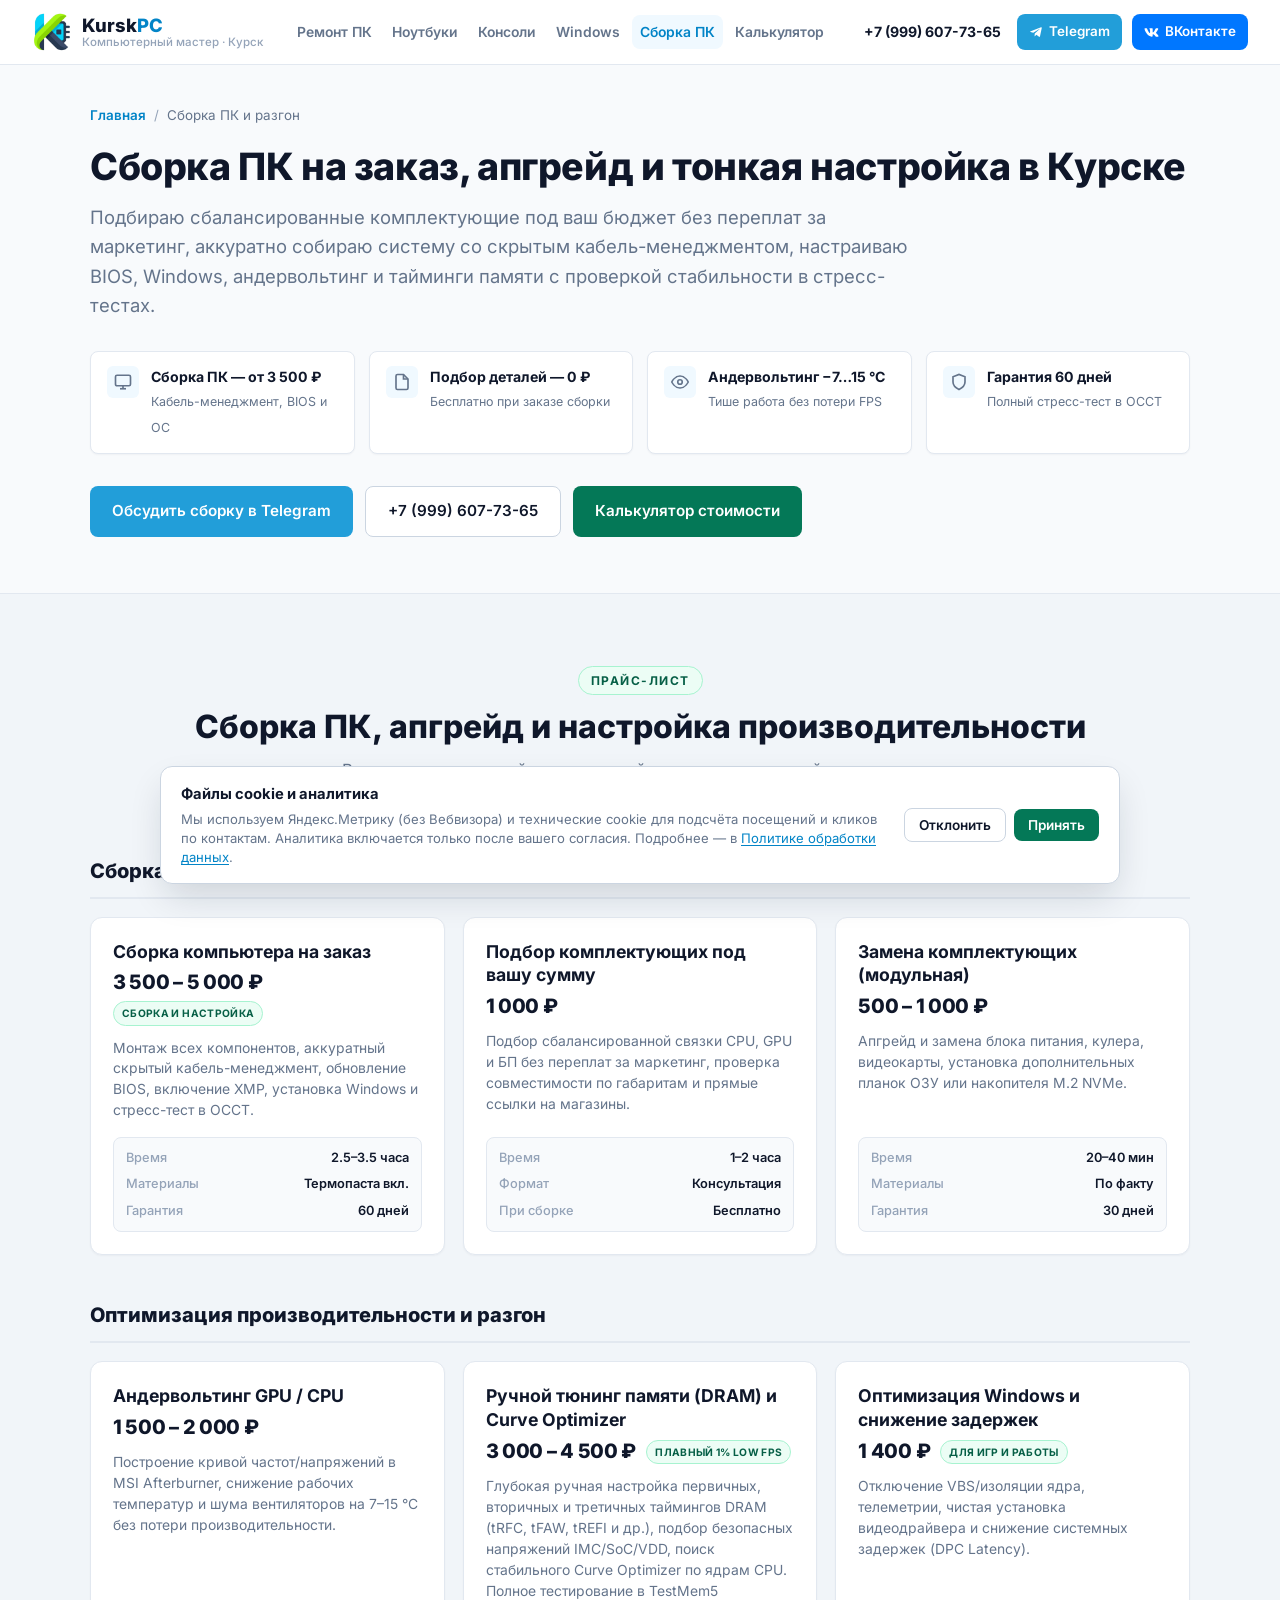
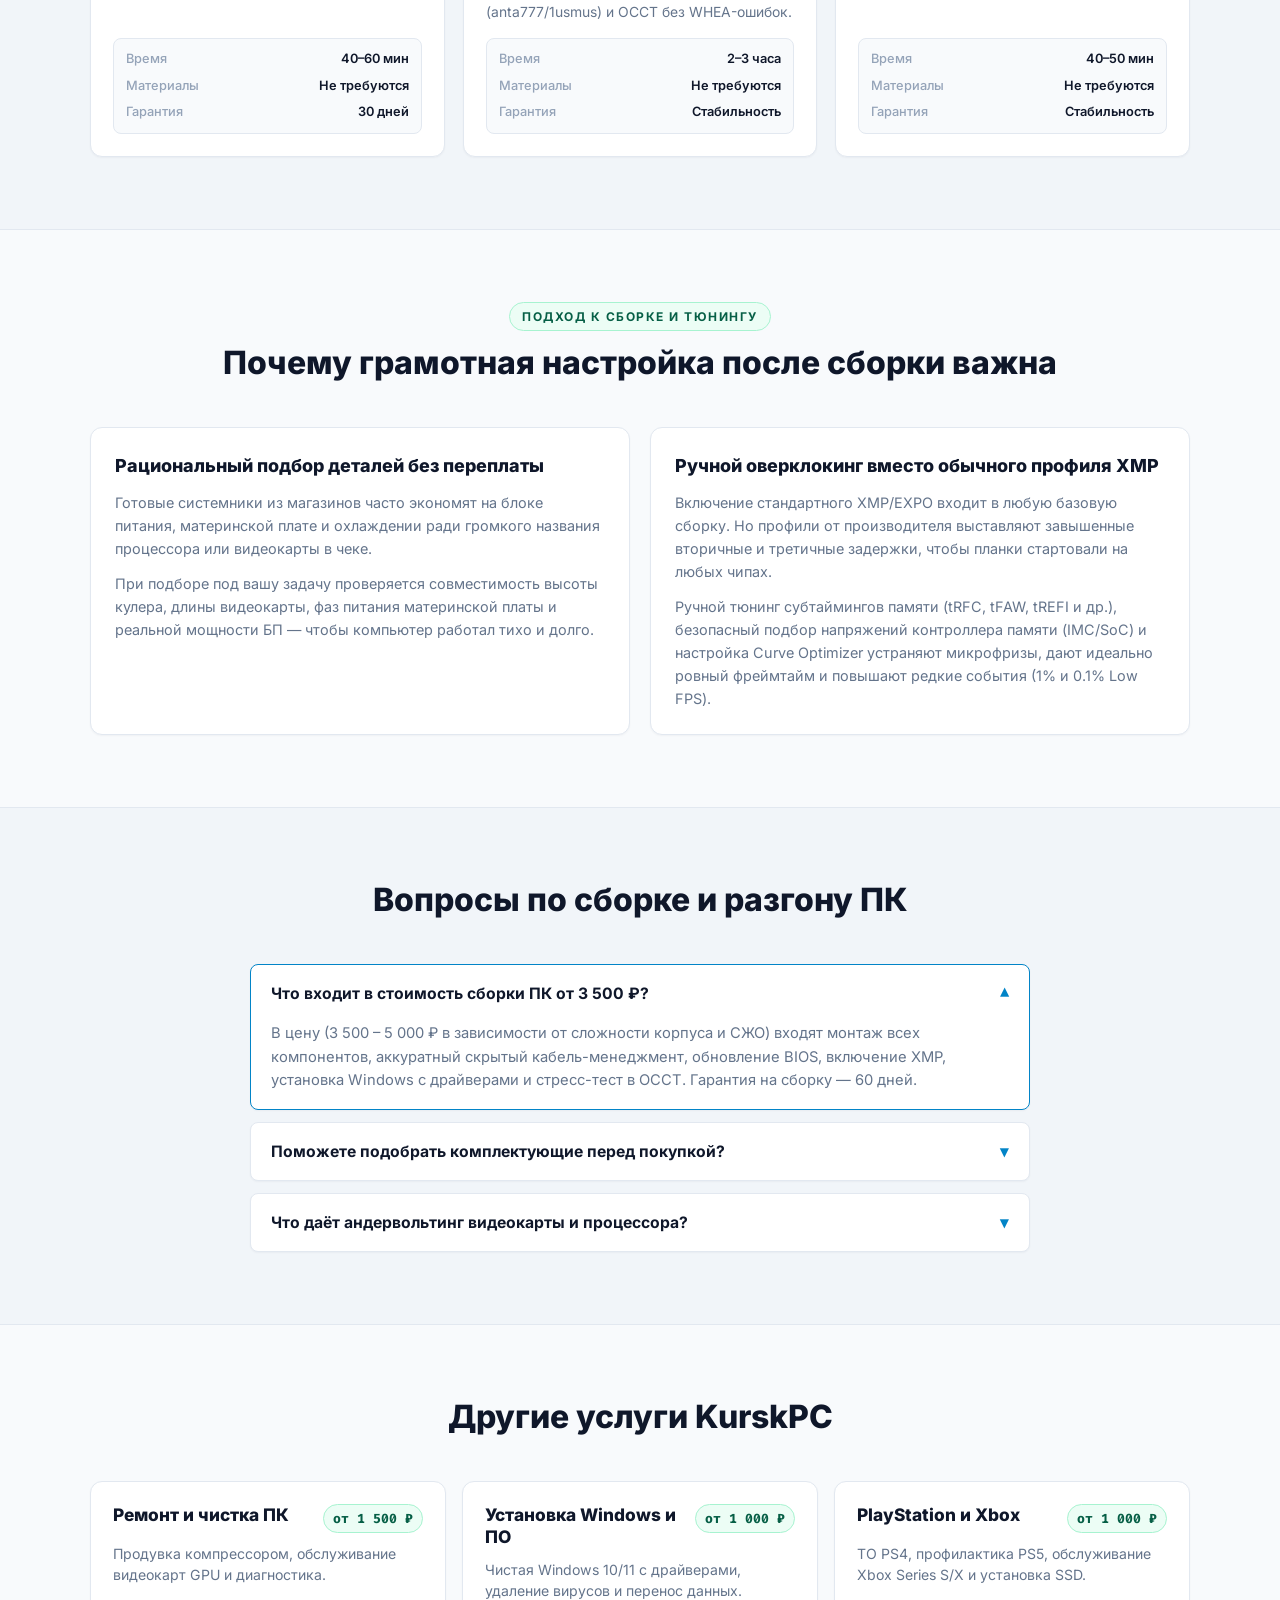
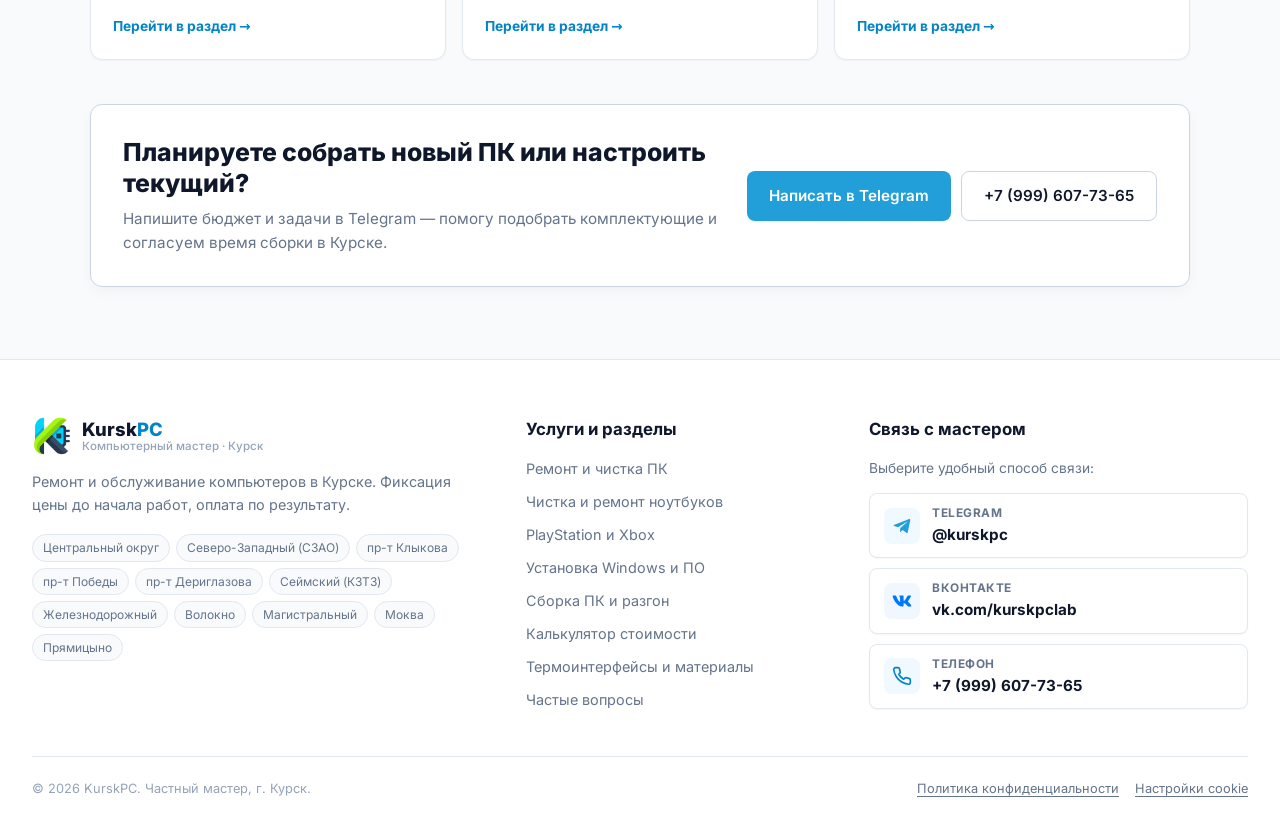
<file: sborka-pk/index.html>
<!DOCTYPE html>
<html lang="ru">
<head>
  <meta charset="UTF-8">
  <meta name="viewport" content="width=device-width, initial-scale=1.0">
  <title>Сборка ПК на заказ, андервольтинг и разгон в Курске | KurskPC</title>
  <meta name="description" content="Сборка компьютеров на заказ в Курске (от 3 500 ₽) с кабель-менеджментом, настройкой BIOS, установкой Windows и тестами OCCT. Подбор комплектующих, андервольтинг GPU/CPU и разгон DRAM. ☎ +7 (999) 607-73-65">
  <meta name="robots" content="index, follow">
  <link rel="canonical" href="https://kurskpc.ru/sborka-pk/">

  <meta name="geo.region" content="RU-KRS">
  <meta name="geo.placename" content="Курск">
  <meta name="geo.position" content="51.730361;36.192647">
  <meta name="ICBM" content="51.730361, 36.192647">
  <meta name="yandex-verification" content="8c75ee6e68437301">

  <link rel="manifest" href="/manifest.json">
  <link rel="icon" href="/favicon.ico" sizes="any">
  <link rel="icon" type="image/png" sizes="32x32" href="/src/avatar.png">
  <link rel="icon" type="image/png" sizes="192x192" href="/src/avatar.png">
  <link rel="icon" type="image/png" sizes="512x512" href="/src/avatar.png">
  <link rel="apple-touch-icon" sizes="180x180" href="/src/avatar.png">
  <meta name="theme-color" content="#ffffff">
  <meta name="format-detection" content="telephone=no">

  <meta property="og:type" content="website">
  <meta property="og:site_name" content="KurskPC">
  <meta property="og:locale" content="ru_RU">
  <meta property="og:title" content="Сборка ПК на заказ, андервольтинг и разгон в Курске — KurskPC">
  <meta property="og:description" content="Подбор комплектующих, аккуратная сборка ПК с кабель-менеджментом, настройка XMP/EXPO, андервольтинг видеокарты и процессора, разгон DRAM в Курске.">
  <meta property="og:url" content="https://kurskpc.ru/sborka-pk/">
  <meta property="og:image" content="https://kurskpc.ru/src/avatar.png">
  <meta property="og:image:type" content="image/png">
  <meta property="og:image:width" content="512">
  <meta property="og:image:height" content="512">

  <meta name="twitter:card" content="summary">
  <meta name="twitter:title" content="Сборка ПК на заказ, андервольтинг и разгон в Курске — KurskPC">
  <meta name="twitter:description" content="Профессиональная сборка компьютеров и тонкая настройка железа в Курске.">
  <meta name="twitter:image" content="https://kurskpc.ru/src/avatar.png">

  <link rel="stylesheet" href="/styles/main.css">

  <script type="application/ld+json">
  {
    "@context": "https://schema.org",
    "@graph": [
      {
        "@type": "Service",
        "@id": "https://kurskpc.ru/sborka-pk/#service",
        "name": "Сборка ПК на заказ, апгрейд и тюнинг в Курске",
        "serviceType": "Сборка и настройка компьютеров",
        "url": "https://kurskpc.ru/sborka-pk/",
        "provider": {
          "@type": "ComputerRepairService",
          "name": "KurskPC",
          "telephone": "+7-999-607-73-65",
          "url": "https://kurskpc.ru/"
        },
        "areaServed": {
          "@type": "City",
          "name": "Курск"
        },
        "hasOfferCatalog": {
          "@type": "OfferCatalog",
          "name": "Услуги сборки ПК и оптимизации",
          "itemListElement": [
            {
              "@type": "Offer",
              "name": "Сборка компьютера на заказ",
              "price": "3500",
              "priceCurrency": "RUB"
            },
            {
              "@type": "Offer",
              "name": "Подбор комплектующих под ваш бюджет",
              "price": "1000",
              "priceCurrency": "RUB"
            },
            {
              "@type": "Offer",
              "name": "Замена комплектующих (модульная)",
              "price": "500",
              "priceCurrency": "RUB"
            },
            {
              "@type": "Offer",
              "name": "Андервольтинг GPU / CPU",
              "price": "1500",
              "priceCurrency": "RUB"
            },
            {
              "@type": "Offer",
              "name": "Ручной тюнинг памяти (DRAM) и Curve Optimizer",
              "price": "3000",
              "priceCurrency": "RUB"
            }
          ]
        }
      },
      {
        "@type": "FAQPage",
        "@id": "https://kurskpc.ru/sborka-pk/#faq",
        "mainEntity": [
          {
            "@type": "Question",
            "name": "Что входит в стоимость сборки ПК от 3 500 ₽?",
            "acceptedAnswer": {
              "@type": "Answer",
              "text": "В цену (3 500 – 5 000 ₽ в зависимости от сложности корпуса и СЖО) входят монтаж всех компонентов, аккуратный скрытый кабель-менеджмент, обновление BIOS, включение XMP/EXPO, установка Windows с драйверами и стресс-тест в OCCT. Гарантия на сборку — 60 дней."
            }
          },
          {
            "@type": "Question",
            "name": "Поможете подобрать комплектующие перед покупкой?",
            "acceptedAnswer": {
              "@type": "Answer",
              "text": "Да. Подберу сбалансированную связку CPU, видеокарты, ОЗУ и блока питания с проверкой совместимости и ссылками на магазины за 1 000 ₽. При заказе сборки ПК подбор бесплатный."
            }
          },
          {
            "@type": "Question",
            "name": "Что даёт андервольтинг видеокарты и процессора?",
            "acceptedAnswer": {
              "@type": "Answer",
              "text": "Грамотный андервольтинг (например, через кривую частот/напряжений в MSI Afterburner или Curve Optimizer) позволяет снизить рабочие температуры и шум вентиляторов на 7–15 °C без потери производительности и FPS."
            }
          }
        ]
      },
      {
        "@type": "BreadcrumbList",
        "@id": "https://kurskpc.ru/sborka-pk/#breadcrumb",
        "itemListElement": [
          {
            "@type": "ListItem",
            "position": 1,
            "name": "Главная",
            "item": "https://kurskpc.ru/"
          },
          {
            "@type": "ListItem",
            "position": 2,
            "name": "Сборка ПК и разгон",
            "item": "https://kurskpc.ru/sborka-pk/"
          }
        ]
      }
    ]
  }
  </script>
</head>
<body>

<header class="header" id="header">
  <div class="wrap wrap-full header-inner">
    <a href="/" class="logo">
      <img src="/src/avatar.png" alt="KurskPC — Ремонт компьютеров и ноутбуков в Курске" class="logo-icon" width="50" height="50" fetchpriority="high">
      <div class="logo-titles"><span class="logo-text">Kursk<span>PC</span></span><span class="logo-sub">Компьютерный мастер · Курск</span></div>
    </a>

    <nav class="nav" id="nav">
      <a href="/remont-pk/">Ремонт ПК</a>
      <a href="/remont-noutbukov/">Ноутбуки</a>
      <a href="/remont-konsoley/">Консоли</a>
      <a href="/ustanovka-windows/">Windows</a>
      <a href="/sborka-pk/" class="active" aria-current="page">Сборка ПК</a>
      <a href="/#calc">Калькулятор</a>
    </nav>

    <div class="header-right">
      <span class="online-label"><span class="online-dot"></span><span>На связи</span></span>
      <a href="tel:+79996077365" class="header-phone" data-ym-goal="click_phone">+7 (999) 607-73-65</a>
      <a href="https://t.me/kurskpc" target="_blank" rel="noopener" class="btn btn-tg btn-sm" data-ym-goal="click_tg" aria-label="Написать в Telegram">
        <svg width="14" height="14" viewBox="0 0 24 24" fill="currentColor"><path d="M20.665 3.717l-17.73 6.837c-1.21.486-1.203 1.161-.222 1.462l4.552 1.42 10.532-6.645c.498-.303.953-.14.579.192l-8.533 7.701h-.002l-.313 4.674c.458 0 .66-.21.916-.458l2.199-2.138 4.573 3.378c.843.464 1.448.225 1.658-.783l2.998-14.127c.308-1.233-.472-1.794-1.207-1.491z"/></svg>
        <span>Telegram</span>
      </a>
      <a href="https://vk.com/kurskpclab" target="_blank" rel="noopener" class="btn btn-vk btn-sm" data-ym-goal="click_vk" aria-label="Группа ВКонтакте">
        <svg width="15" height="15" viewBox="0 0 576 512" fill="currentColor"><path d="M545 117.7c3.7-12.5 0-21.7-17.8-21.7h-58.9c-15 0-21.9 7.9-25.6 16.7 0 0-30 73.1-72.4 120.5-13.7 13.7-20 18.1-27.5 18.1-3.7 0-9.4-4.4-9.4-16.9V117.7c0-15-4.2-21.7-16.6-21.7h-92.6c-9.4 0-15 7-15 13.5 0 14.2 21.2 17.5 23.4 57.5v86.8c0 19-3.4 22.5-10.9 22.5-20 0-68.6-73.4-97.4-157.4-5.8-16.3-11.5-22.9-26.6-22.9H38.8c-16.8 0-20.2 7.9-20.2 16.7 0 15.6 20 93.1 93.1 195.5C160.4 378.1 229 416 291.4 416c37.5 0 42.1-8.4 42.1-22.9 0-66.8-3.4-73.1 15.4-73.1 8.7 0 23.7 4.4 58.7 38.1 40 40 46.6 57.9 69 57.9h58.9c16.8 0 25.3-8.4 20.4-25-11.2-34.9-86.9-106.7-90.3-111.5-8.7-11.2-6.2-16.2 0-26.2.1-.1 72-101.3 79.4-135.6z"/></svg>
        <span>ВКонтакте</span>
      </a>
      <a href="tel:+79996077365" class="header-call-btn" aria-label="Позвонить мастеру" data-ym-goal="click_phone">
        <svg width="15" height="15" viewBox="0 0 24 24" fill="none" stroke="currentColor" stroke-width="2.3" stroke-linecap="round" stroke-linejoin="round"><path d="M22 16.92v3a2 2 0 0 1-2.18 2 19.79 19.79 0 0 1-8.63-3.07 19.5 19.5 0 0 1-6-6 19.79 19.79 0 0 1-3.07-8.67A2 2 0 0 1 4.11 2h3a2 2 0 0 1 2 1.72 12.84 12.84 0 0 0 .7 2.81 2 2 0 0 1-.45 2.11L8.09 9.91a16 16 0 0 0 6 6l1.27-1.27a2 2 0 0 1 2.11-.45 12.84 12.84 0 0 0 2.81.7A2 2 0 0 1 22 16.92z"></path></svg>
        <span>Позвонить</span>
      </a>
      <button class="burger" id="burger" aria-label="Меню навигации" aria-expanded="false" aria-controls="nav">
        <span class="burger-line"></span>
        <span class="burger-line"></span>
      </button>
    </div>
  </div>
</header>
<div class="nav-backdrop" id="navBackdrop"></div>

<main id="main">
  <section class="page-hero">
    <div class="wrap">
      <nav class="breadcrumbs" aria-label="Хлебные крошки">
        <a href="/">Главная</a>
        <span class="bc-sep">/</span>
        <span>Сборка ПК и разгон</span>
      </nav>

      <h1>Сборка ПК на заказ, апгрейд и&nbsp;тонкая настройка в&nbsp;Курске</h1>
      <p class="hero-desc">Подбираю сбалансированные комплектующие под ваш бюджет без переплат за маркетинг, аккуратно собираю систему со скрытым кабель-менеджментом, настраиваю BIOS, Windows, андервольтинг и тайминги памяти с проверкой стабильности в стресс-тестах.</p>

      <div class="props">
        <div class="prop">
          <span class="prop-icon">
            <svg width="18" height="18" viewBox="0 0 24 24" fill="none" stroke="currentColor" stroke-width="2.2"><rect x="2" y="3" width="20" height="14" rx="2"></rect><line x1="8" y1="21" x2="16" y2="21"></line><line x1="12" y1="17" x2="12" y2="21"></line></svg>
          </span>
          <div><b>Сборка ПК — от&nbsp;3&nbsp;500&nbsp;₽</b><span>Кабель-менеджмент, BIOS и ОС</span></div>
        </div>
        <div class="prop">
          <span class="prop-icon">
            <svg width="18" height="18" viewBox="0 0 24 24" fill="none" stroke="currentColor" stroke-width="2.2"><path d="M14 2H6a2 2 0 0 0-2 2v16a2 2 0 0 0 2 2h12a2 2 0 0 0 2-2V8z"></path><polyline points="14 2 14 8 20 8"></polyline></svg>
          </span>
          <div><b>Подбор деталей — 0 ₽</b><span>Бесплатно при заказе сборки</span></div>
        </div>
        <div class="prop">
          <span class="prop-icon">
            <svg width="18" height="18" viewBox="0 0 24 24" fill="none" stroke="currentColor" stroke-width="2.2"><path d="M1 12s4-8 11-8 11 8 11 8-4 8-11 8-11-8-11-8z"></path><circle cx="12" cy="12" r="3"></circle></svg>
          </span>
          <div><b>Андервольтинг −7…15 °C</b><span>Тише работа без потери FPS</span></div>
        </div>
        <div class="prop">
          <span class="prop-icon">
            <svg width="18" height="18" viewBox="0 0 24 24" fill="none" stroke="currentColor" stroke-width="2.2"><path d="M12 22s8-4 8-10V5l-8-3-8 3v7c0 6 8 10 8 10z"></path></svg>
          </span>
          <div><b>Гарантия 60 дней</b><span>Полный стресс-тест в OCCT</span></div>
        </div>
      </div>

      <div class="hero-btns">
        <a href="https://t.me/kurskpc" target="_blank" rel="noopener" class="btn btn-tg" data-ym-goal="click_tg">Обсудить сборку в Telegram</a>
        <a href="tel:+79996077365" class="btn btn-outline" data-ym-goal="click_phone">+7 (999) 607-73-65</a>
        <a href="/#calc" class="btn btn-lime">Калькулятор стоимости</a>
      </div>
    </div>
  </section>

  <section class="section section-alt" id="prices">
    <div class="wrap">
      <div class="section-head">
        <div class="section-tag">Прайс-лист</div>
        <h2 class="section-title">Сборка ПК, апгрейд и настройка производительности</h2>
        <p class="section-sub">Вы получаете готовый, настроенный и протестированный компьютер, а не просто «собранный системник из коробки».</p>
      </div>

      <h3 class="price-cat-title">Сборка ПК и подбор комплектующих</h3>
      <div class="price-grid">
        <article class="price-card">
          <div class="pc-header">
            <h4 class="pc-name">Сборка компьютера на заказ</h4>
            <div class="pc-price-row">
              <div class="pc-price">3 500 – 5 000 ₽</div>
              <span class="pc-badge">Сборка и настройка</span>
            </div>
          </div>
          <p class="pc-desc">Монтаж всех компонентов, аккуратный скрытый кабель-менеджмент, обновление BIOS, включение XMP, установка Windows и стресс-тест в OCCT.</p>
          <dl class="pc-meta"><dt>Время</dt><dd>2.5–3.5 часа</dd><dt>Материалы</dt><dd>Термопаста вкл.</dd><dt>Гарантия</dt><dd>60 дней</dd></dl>
        </article>

        <article class="price-card">
          <div class="pc-header">
            <h4 class="pc-name">Подбор комплектующих под вашу сумму</h4>
            <div class="pc-price-row">
              <div class="pc-price">1 000 ₽</div>
            </div>
          </div>
          <p class="pc-desc">Подбор сбалансированной связки CPU, GPU и БП без переплат за маркетинг, проверка совместимости по габаритам и прямые ссылки на магазины.</p>
          <dl class="pc-meta"><dt>Время</dt><dd>1–2 часа</dd><dt>Формат</dt><dd>Консультация</dd><dt>При сборке</dt><dd>Бесплатно</dd></dl>
        </article>

        <article class="price-card">
          <div class="pc-header">
            <h4 class="pc-name">Замена комплектующих (модульная)</h4>
            <div class="pc-price-row">
              <div class="pc-price">500 – 1 000 ₽</div>
            </div>
          </div>
          <p class="pc-desc">Апгрейд и замена блока питания, кулера, видеокарты, установка дополнительных планок ОЗУ или накопителя M.2 NVMe.</p>
          <dl class="pc-meta"><dt>Время</dt><dd>20–40 мин</dd><dt>Материалы</dt><dd>По факту</dd><dt>Гарантия</dt><dd>30 дней</dd></dl>
        </article>
      </div>

      <h3 class="price-cat-title" id="tuning">Оптимизация производительности и разгон</h3>
      <div class="price-grid">
        <article class="price-card">
          <div class="pc-header">
            <h4 class="pc-name">Андервольтинг GPU / CPU</h4>
            <div class="pc-price-row">
              <div class="pc-price">1 500 – 2 000 ₽</div>
            </div>
          </div>
          <p class="pc-desc">Построение кривой частот/напряжений в MSI Afterburner, снижение рабочих температур и шума вентиляторов на 7–15 °C без потери производительности.</p>
          <dl class="pc-meta"><dt>Время</dt><dd>40–60 мин</dd><dt>Материалы</dt><dd>Не требуются</dd><dt>Гарантия</dt><dd>30 дней</dd></dl>
        </article>

        <article class="price-card">
          <div class="pc-header">
            <h4 class="pc-name">Ручной тюнинг памяти (DRAM) и Curve Optimizer</h4>
            <div class="pc-price-row">
              <div class="pc-price">3 000 – 4 500 ₽</div>
              <span class="pc-badge">Плавный 1% Low FPS</span>
            </div>
          </div>
          <p class="pc-desc">Глубокая ручная настройка первичных, вторичных и третичных таймингов DRAM (tRFC, tFAW, tREFI и др.), подбор безопасных напряжений IMC/SoC/VDD, поиск стабильного Curve Optimizer по ядрам CPU. Полное тестирование в TestMem5 (anta777/1usmus) и OCCT без WHEA-ошибок.</p>
          <dl class="pc-meta"><dt>Время</dt><dd>2–3 часа</dd><dt>Материалы</dt><dd>Не требуются</dd><dt>Гарантия</dt><dd>Стабильность</dd></dl>
        </article>

        <article class="price-card">
          <div class="pc-header">
            <h4 class="pc-name">Оптимизация Windows и снижение задержек</h4>
            <div class="pc-price-row">
              <div class="pc-price">1 400 ₽</div>
              <span class="pc-badge">Для игр и работы</span>
            </div>
          </div>
          <p class="pc-desc">Отключение VBS/изоляции ядра, телеметрии, чистая установка видеодрайвера и снижение системных задержек (DPC Latency).</p>
          <dl class="pc-meta"><dt>Время</dt><dd>40–50 мин</dd><dt>Материалы</dt><dd>Не требуются</dd><dt>Гарантия</dt><dd>Стабильность</dd></dl>
        </article>
      </div>
    </div>
  </section>

  <section class="section">
    <div class="wrap">
      <div class="section-head">
        <div class="section-tag">Подход к сборке и тюнингу</div>
        <h2 class="section-title">Почему грамотная настройка после сборки важна</h2>
      </div>

      <div class="info-grid">
        <div class="info-card">
          <h3>Рациональный подбор деталей без переплаты</h3>
          <p>Готовые системники из магазинов часто экономят на блоке питания, материнской плате и охлаждении ради громкого названия процессора или видеокарты в чеке.</p>
          <p>При подборе под вашу задачу проверяется совместимость высоты кулера, длины видеокарты, фаз питания материнской платы и реальной мощности БП — чтобы компьютер работал тихо и долго.</p>
        </div>

        <div class="info-card">
          <h3>Ручной оверклокинг вместо обычного профиля XMP</h3>
          <p>Включение стандартного XMP/EXPO входит в любую базовую сборку. Но профили от производителя выставляют завышенные вторичные и третичные задержки, чтобы планки стартовали на любых чипах.</p>
          <p>Ручной тюнинг субтаймингов памяти (tRFC, tFAW, tREFI и др.), безопасный подбор напряжений контроллера памяти (IMC/SoC) и настройка Curve Optimizer устраняют микрофризы, дают идеально ровный фреймтайм и повышают редкие события (1% и 0.1% Low FPS).</p>
        </div>
      </div>
    </div>
  </section>

  <section class="section section-alt" id="faq">
    <div class="wrap">
      <div class="section-head">
        <h2 class="section-title">Вопросы по сборке и разгону ПК</h2>
      </div>

      <div class="faq-list">
        <div class="faq-item open">
          <div class="faq-q"><span>Что входит в стоимость сборки ПК от 3 500 ₽?</span><span class="faq-chevron">▼</span></div>
          <div class="faq-a">В цену (3 500 – 5 000 ₽ в зависимости от сложности корпуса и СЖО) входят монтаж всех компонентов, аккуратный скрытый кабель-менеджмент, обновление BIOS, включение XMP, установка Windows с драйверами и стресс-тест в OCCT. Гарантия на сборку — 60 дней.</div>
        </div>
        <div class="faq-item">
          <div class="faq-q"><span>Поможете подобрать комплектующие перед покупкой?</span><span class="faq-chevron">▼</span></div>
          <div class="faq-a">Да. Подберу сбалансированную связку CPU, видеокарты, ОЗУ и блока питания с проверкой совместимости и ссылками на магазины за 1 000 ₽. При заказе сборки ПК подбор бесплатный.</div>
        </div>
        <div class="faq-item">
          <div class="faq-q"><span>Что даёт андервольтинг видеокарты и процессора?</span><span class="faq-chevron">▼</span></div>
          <div class="faq-a">Грамотный андервольтинг (через кривую частот/напряжений в MSI Afterburner или Curve Optimizer) позволяет снизить рабочие температуры и шум вентиляторов на 7–15 °C без потери производительности и FPS.</div>
        </div>
      </div>
    </div>
  </section>

  <section class="section">
    <div class="wrap">
      <div class="section-head">
        <h2 class="section-title">Другие услуги KurskPC</h2>
      </div>
      <div class="hub-grid">
        <a href="/remont-pk/" class="hub-card">
          <div class="hub-card-top">
            <h3 class="hub-card-title">Ремонт и чистка ПК</h3>
            <span class="hub-card-price">от 1 500 ₽</span>
          </div>
          <p class="hub-card-desc">Продувка компрессором, обслуживание видеокарт GPU и диагностика.</p>
          <span class="hub-card-link">Перейти в раздел →</span>
        </a>
        <a href="/ustanovka-windows/" class="hub-card">
          <div class="hub-card-top">
            <h3 class="hub-card-title">Установка Windows и ПО</h3>
            <span class="hub-card-price">от 1 000 ₽</span>
          </div>
          <p class="hub-card-desc">Чистая Windows 10/11 с драйверами, удаление вирусов и перенос данных.</p>
          <span class="hub-card-link">Перейти в раздел →</span>
        </a>
        <a href="/remont-konsoley/" class="hub-card">
          <div class="hub-card-top">
            <h3 class="hub-card-title">PlayStation и Xbox</h3>
            <span class="hub-card-price">от 1 000 ₽</span>
          </div>
          <p class="hub-card-desc">ТО PS4, профилактика PS5, обслуживание Xbox Series S/X и установка SSD.</p>
          <span class="hub-card-link">Перейти в раздел →</span>
        </a>
      </div>

      <div class="cta-box">
        <div class="cta-box-text">
          <h2>Планируете собрать новый ПК или настроить текущий?</h2>
          <p>Напишите бюджет и задачи в Telegram — помогу подобрать комплектующие и согласуем время сборки в Курске.</p>
        </div>
        <div class="cta-box-actions">
          <a href="https://t.me/kurskpc" target="_blank" rel="noopener" class="btn btn-tg" data-ym-goal="click_tg">Написать в Telegram</a>
          <a href="tel:+79996077365" class="btn btn-outline" data-ym-goal="click_phone">+7 (999) 607-73-65</a>
        </div>
      </div>
    </div>
  </section>
</main>

<footer class="footer" id="contacts">
  <div class="wrap wrap-full">
    <div class="footer-grid">
      <div class="footer-brand">
        <a href="/" class="logo">
          <img src="/src/avatar.png" alt="KurskPC — Частный компьютерный мастер Курск" class="logo-icon" width="50" height="50" loading="lazy">
          <div class="logo-titles"><span class="logo-text">Kursk<span>PC</span></span><span class="logo-sub">Компьютерный мастер · Курск</span></div>
        </a>
        <p>Ремонт и обслуживание компьютеров в Курске. Фиксация цены до начала работ, оплата по результату.</p>
        <div class="chips">
          <span class="chip">Центральный округ</span>
          <span class="chip">Северо-Западный (СЗАО)</span>
          <span class="chip">пр-т Клыкова</span>
          <span class="chip">пр-т Победы</span>
          <span class="chip">пр-т Дериглазова</span>
          <span class="chip">Сеймский (КЗТЗ)</span>
          <span class="chip">Железнодорожный</span>
          <span class="chip">Волокно</span>
          <span class="chip">Магистральный</span>
          <span class="chip">Моква</span>
          <span class="chip">Прямицыно</span>
        </div>
      </div>

      <div>
        <div class="footer-title">Услуги и разделы</div>
        <div class="footer-links">
          <a href="/remont-pk/">Ремонт и чистка ПК</a>
          <a href="/remont-noutbukov/">Чистка и ремонт ноутбуков</a>
          <a href="/remont-konsoley/">PlayStation и Xbox</a>
          <a href="/ustanovka-windows/">Установка Windows и ПО</a>
          <a href="/sborka-pk/">Сборка ПК и разгон</a>
          <a href="/#calc">Калькулятор стоимости</a>
          <a href="/#materials">Термоинтерфейсы и материалы</a>
          <a href="/#faq">Частые вопросы</a>
        </div>
      </div>

      <div>
        <div class="footer-title">Связь с мастером</div>
        <p class="footer-contacts-sub">Выберите удобный способ связи:</p>
        <div class="footer-contact-cards">
          <a href="https://t.me/kurskpc" target="_blank" rel="noopener" class="footer-contact-link f-tg" data-ym-goal="click_tg">
            <div class="f-contact-icon">
              <svg width="20" height="20" viewBox="0 0 24 24" fill="currentColor"><path d="M20.665 3.717l-17.73 6.837c-1.21.486-1.203 1.161-.222 1.462l4.552 1.42 10.532-6.645c.498-.303.953-.14.579.192l-8.533 7.701h-.002l-.313 4.674c.458 0 .66-.21.916-.458l2.199-2.138 4.573 3.378c.843.464 1.448.225 1.658-.783l2.998-14.127c.308-1.233-.472-1.794-1.207-1.491z"/></svg>
            </div>
            <div class="f-contact-meta">
              <span class="f-contact-name">Telegram</span>
              <span class="f-contact-handle">@kurskpc</span>
            </div>
          </a>

          <a href="https://vk.com/kurskpclab" target="_blank" rel="noopener" class="footer-contact-link f-vk" data-ym-goal="click_vk">
            <div class="f-contact-icon">
              <svg width="20" height="20" viewBox="0 0 576 512" fill="currentColor"><path d="M545 117.7c3.7-12.5 0-21.7-17.8-21.7h-58.9c-15 0-21.9 7.9-25.6 16.7 0 0-30 73.1-72.4 120.5-13.7 13.7-20 18.1-27.5 18.1-3.7 0-9.4-4.4-9.4-16.9V117.7c0-15-4.2-21.7-16.6-21.7h-92.6c-9.4 0-15 7-15 13.5 0 14.2 21.2 17.5 23.4 57.5v86.8c0 19-3.4 22.5-10.9 22.5-20 0-68.6-73.4-97.4-157.4-5.8-16.3-11.5-22.9-26.6-22.9H38.8c-16.8 0-20.2 7.9-20.2 16.7 0 15.6 20 93.1 93.1 195.5C160.4 378.1 229 416 291.4 416c37.5 0 42.1-8.4 42.1-22.9 0-66.8-3.4-73.1 15.4-73.1 8.7 0 23.7 4.4 58.7 38.1 40 40 46.6 57.9 69 57.9h58.9c16.8 0 25.3-8.4 20.4-25-11.2-34.9-86.9-106.7-90.3-111.5-8.7-11.2-6.2-16.2 0-26.2.1-.1 72-101.3 79.4-135.6z"/></svg>
            </div>
            <div class="f-contact-meta">
              <span class="f-contact-name">ВКонтакте</span>
              <span class="f-contact-handle">vk.com/kurskpclab</span>
            </div>
          </a>

          <a href="tel:+79996077365" class="footer-contact-link f-phone" data-ym-goal="click_phone">
            <div class="f-contact-icon">
              <svg width="20" height="20" viewBox="0 0 24 24" fill="none" stroke="currentColor" stroke-width="2" stroke-linecap="round" stroke-linejoin="round"><path d="M22 16.92v3a2 2 0 0 1-2.18 2 19.79 19.79 0 0 1-8.63-3.07 19.5 19.5 0 0 1-6-6 19.79 19.79 0 0 1-3.07-8.67A2 2 0 0 1 4.11 2h3a2 2 0 0 1 2 1.72 12.84 12.84 0 0 0 .7 2.81 2 2 0 0 1-.45 2.11L8.09 9.91a16 16 0 0 0 6 6l1.27-1.27a2 2 0 0 1 2.11-.45 12.84 12.84 0 0 0 2.81.7A2 2 0 0 1 22 16.92z"></path></svg>
            </div>
            <div class="f-contact-meta">
              <span class="f-contact-name">Телефон</span>
              <span class="f-contact-handle">+7 (999) 607-73-65</span>
            </div>
          </a>
        </div>
      </div>
    </div>

    <div class="footer-bottom">
      <span>© 2026 KurskPC. Частный мастер, г. Курск.</span>
      <div class="footer-legal">
        <a href="/privacy.html">Политика конфиденциальности</a>
        <button type="button" class="footer-cookie-btn" id="cookieSettingsBtn">Настройки cookie</button>
      </div>
    </div>
  </div>
</footer>

<div class="cookie-banner" id="cookieBanner" role="dialog" aria-live="polite" aria-label="Уведомление об использовании cookie" hidden>
  <div class="cookie-banner-inner">
    <div class="cookie-banner-text">
      <strong>Файлы cookie и аналитика</strong>
      <p>Мы используем Яндекс.Метрику (без Вебвизора) и технические cookie для подсчёта посещений и кликов по контактам. Аналитика включается только после вашего согласия. Подробнее — в <a href="/privacy.html">Политике обработки данных</a>.</p>
    </div>
    <div class="cookie-banner-actions">
      <button type="button" class="btn btn-outline btn-sm" id="cookieDeclineBtn">Отклонить</button>
      <button type="button" class="btn btn-lime btn-sm" id="cookieAcceptBtn">Принять</button>
    </div>
  </div>
</div>

<script src="/scripts/main.js"></script>
</body>
</html>
</file>
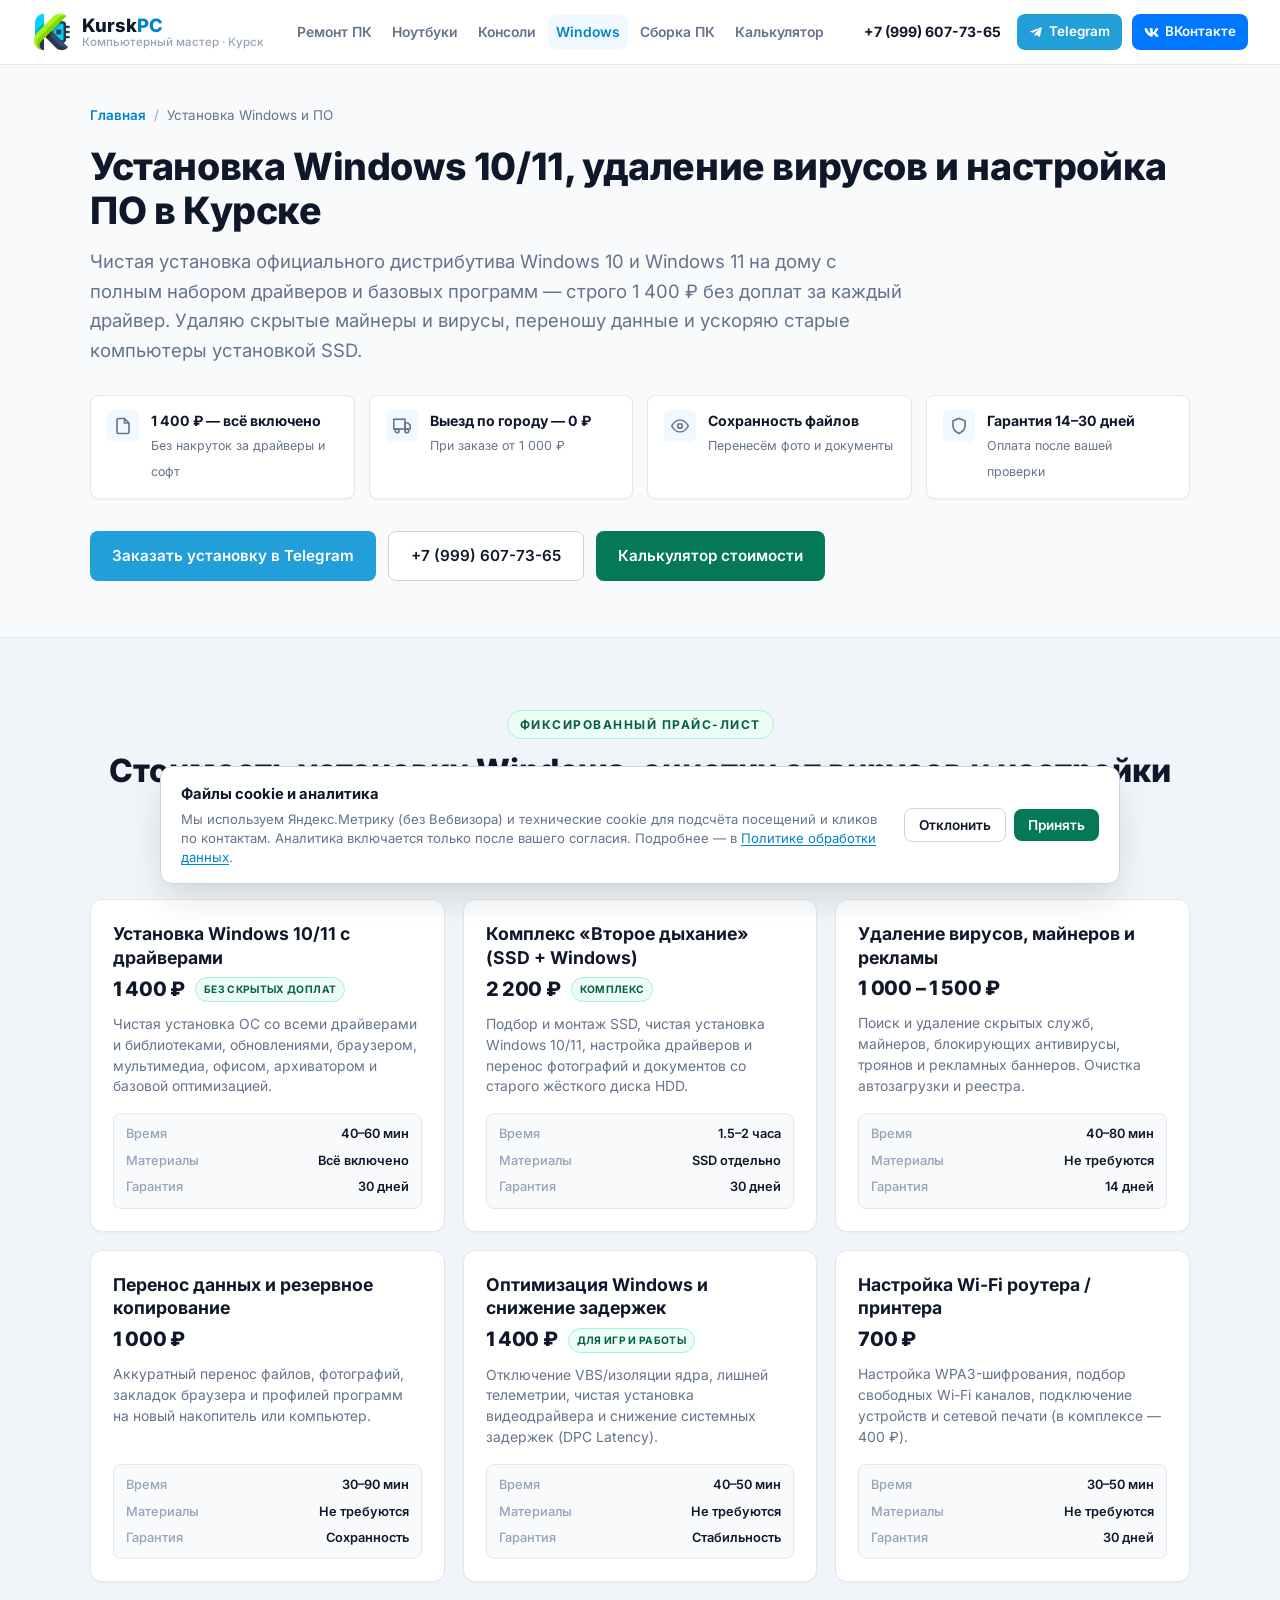
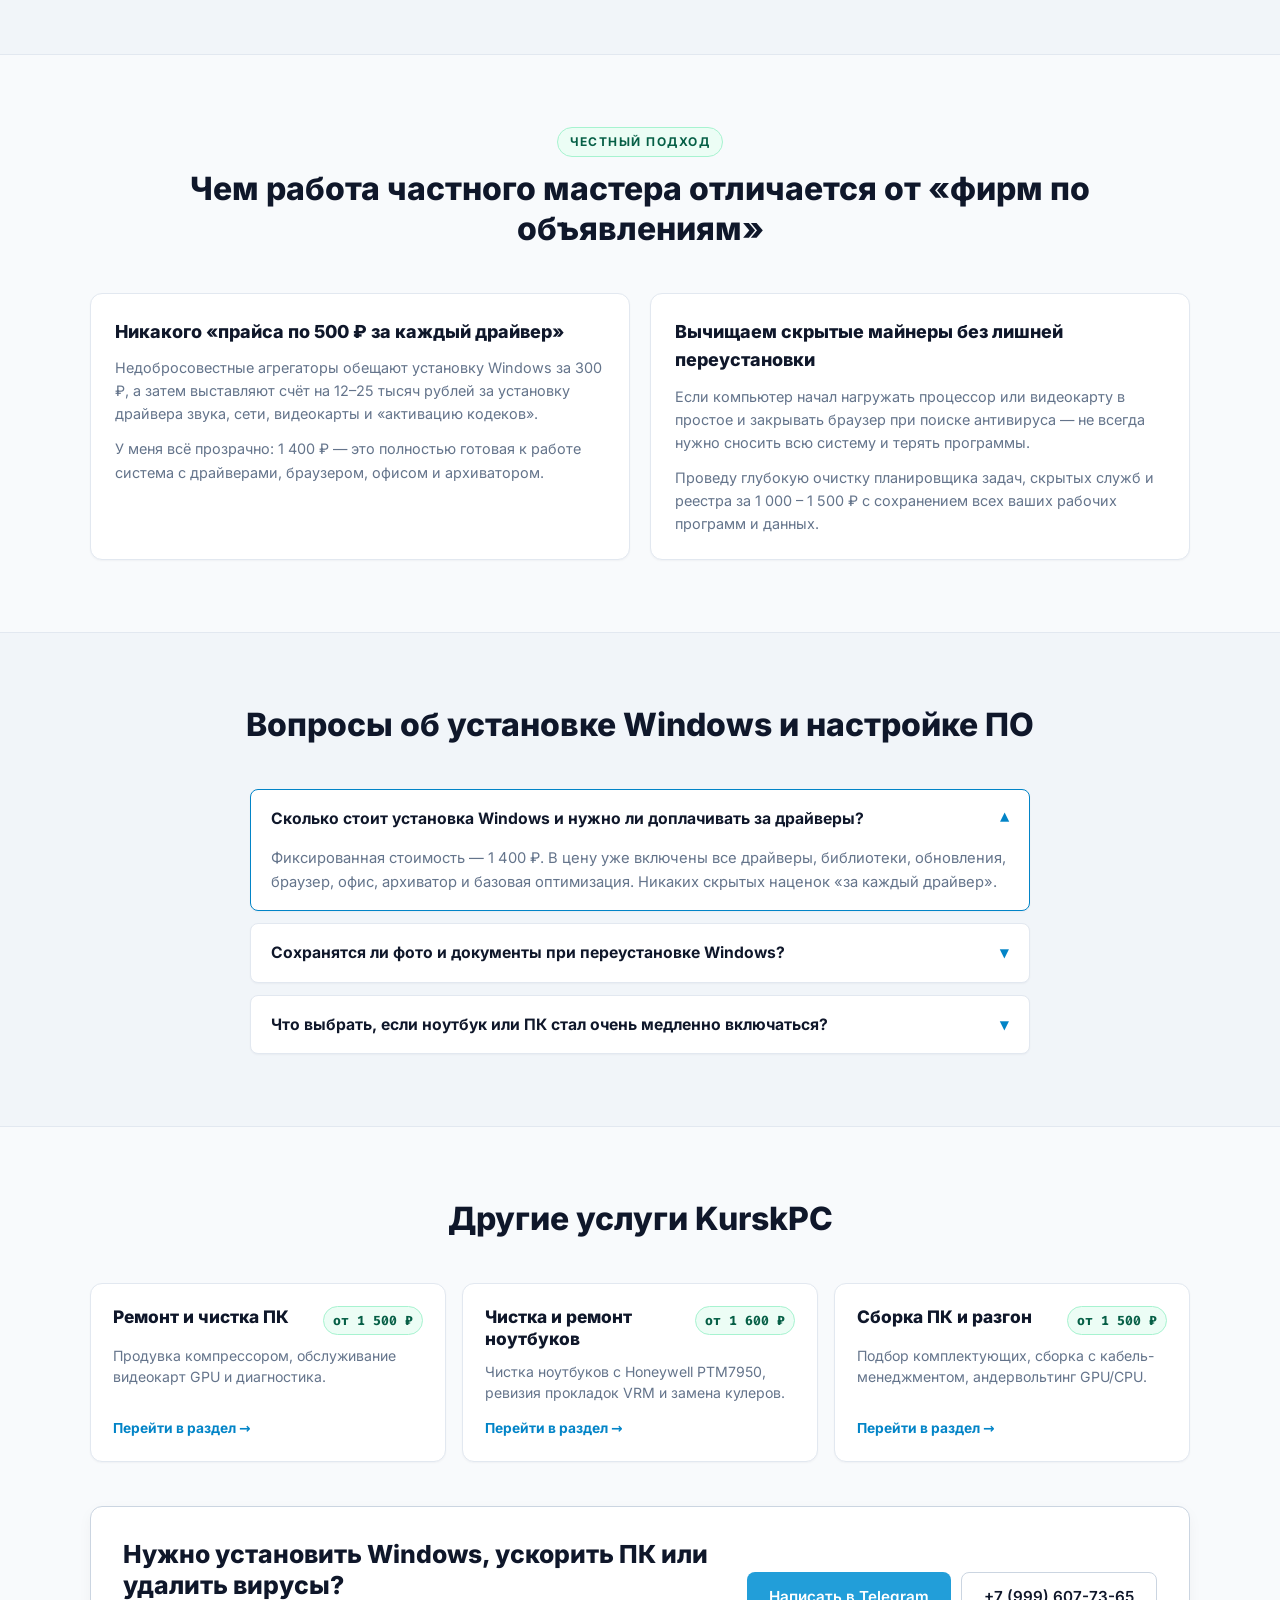
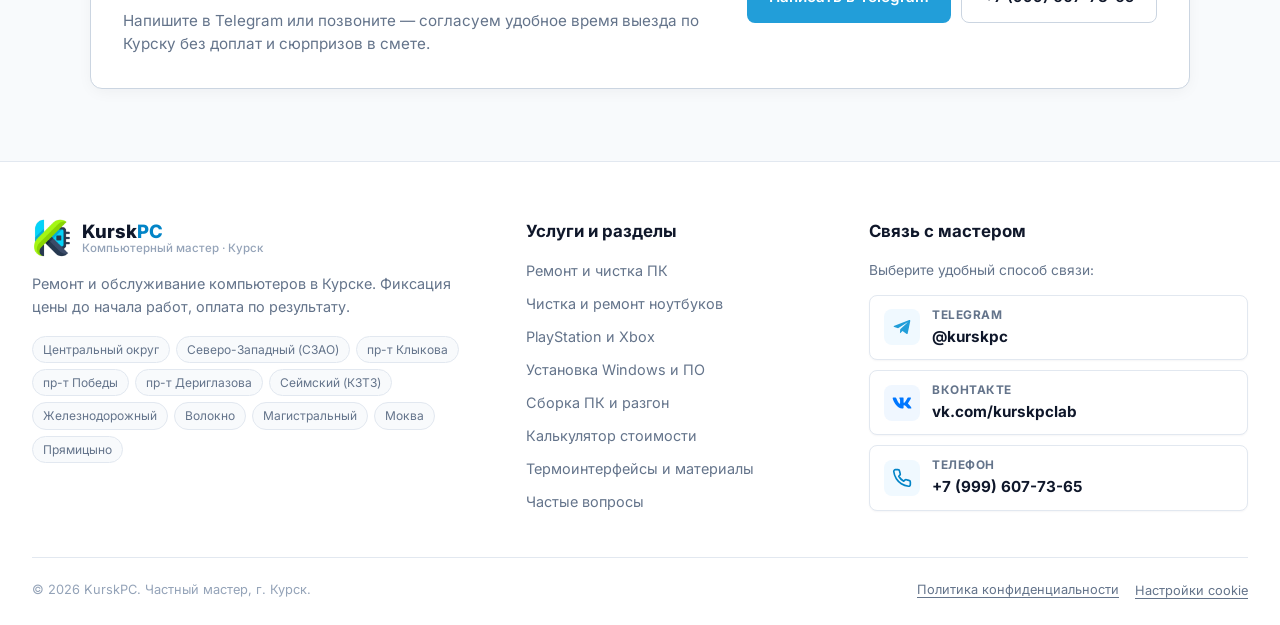
<file: ustanovka-windows/index.html>
<!DOCTYPE html>
<html lang="ru">
<head>
  <meta charset="UTF-8">
  <meta name="viewport" content="width=device-width, initial-scale=1.0">
  <title>Установка Windows 10/11 и удаление вирусов в Курске на дому — 1 400 ₽ | KurskPC</title>
  <meta name="description" content="Установка Windows 10 и 11 в Курске с выездом на дом (0 ₽) — 1 400 ₽ со всеми драйверами и без скрытых наценок. Удаление вирусов и майнеров, установка SSD и перенос данных. ☎ +7 (999) 607-73-65">
  <meta name="robots" content="index, follow">
  <link rel="canonical" href="https://kurskpc.ru/ustanovka-windows/">

  <meta name="geo.region" content="RU-KRS">
  <meta name="geo.placename" content="Курск">
  <meta name="geo.position" content="51.730361;36.192647">
  <meta name="ICBM" content="51.730361, 36.192647">
  <meta name="yandex-verification" content="8c75ee6e68437301">

  <link rel="manifest" href="/manifest.json">
  <link rel="icon" href="/favicon.ico" sizes="any">
  <link rel="icon" type="image/png" sizes="32x32" href="/src/avatar.png">
  <link rel="icon" type="image/png" sizes="192x192" href="/src/avatar.png">
  <link rel="icon" type="image/png" sizes="512x512" href="/src/avatar.png">
  <link rel="apple-touch-icon" sizes="180x180" href="/src/avatar.png">
  <meta name="theme-color" content="#ffffff">
  <meta name="format-detection" content="telephone=no">

  <meta property="og:type" content="website">
  <meta property="og:site_name" content="KurskPC">
  <meta property="og:locale" content="ru_RU">
  <meta property="og:title" content="Установка Windows 10/11 и удаление вирусов в Курске — KurskPC">
  <meta property="og:description" content="Чистая установка Windows 10/11 со всеми драйверами за 1 400 ₽ без доплат за каждый драйвер. Удаление майнеров, перенос данных и монтаж SSD в Курске.">
  <meta property="og:url" content="https://kurskpc.ru/ustanovka-windows/">
  <meta property="og:image" content="https://kurskpc.ru/src/avatar.png">
  <meta property="og:image:type" content="image/png">
  <meta property="og:image:width" content="512">
  <meta property="og:image:height" content="512">

  <meta name="twitter:card" content="summary">
  <meta name="twitter:title" content="Установка Windows 10/11 в Курске — KurskPC">
  <meta name="twitter:description" content="Установка Windows, драйверов, программ и удаление вирусов на дому в Курске.">
  <meta name="twitter:image" content="https://kurskpc.ru/src/avatar.png">

  <link rel="stylesheet" href="/styles/main.css">

  <script type="application/ld+json">
  {
    "@context": "https://schema.org",
    "@graph": [
      {
        "@type": "Service",
        "@id": "https://kurskpc.ru/ustanovka-windows/#service",
        "name": "Установка Windows 10/11 и настройка ПО в Курске",
        "serviceType": "Установка операционных систем и удаление вирусов",
        "url": "https://kurskpc.ru/ustanovka-windows/",
        "provider": {
          "@type": "ComputerRepairService",
          "name": "KurskPC",
          "telephone": "+7-999-607-73-65",
          "url": "https://kurskpc.ru/"
        },
        "areaServed": {
          "@type": "City",
          "name": "Курск"
        },
        "hasOfferCatalog": {
          "@type": "OfferCatalog",
          "name": "Программные услуги и Windows",
          "itemListElement": [
            {
              "@type": "Offer",
              "name": "Установка Windows 10/11 с драйверами и настройкой",
              "price": "1400",
              "priceCurrency": "RUB"
            },
            {
              "@type": "Offer",
              "name": "Комплекс «Второе дыхание» (SSD + Windows + перенос данных)",
              "price": "2200",
              "priceCurrency": "RUB"
            },
            {
              "@type": "Offer",
              "name": "Удаление вирусов, майнеров и рекламы",
              "price": "1000",
              "priceCurrency": "RUB"
            },
            {
              "@type": "Offer",
              "name": "Перенос данных и резервное копирование",
              "price": "1000",
              "priceCurrency": "RUB"
            },
            {
              "@type": "Offer",
              "name": "Оптимизация Windows и снижение задержек (DPC Latency)",
              "price": "1400",
              "priceCurrency": "RUB"
            },
            {
              "@type": "Offer",
              "name": "Настройка Wi-Fi роутера / принтера",
              "price": "700",
              "priceCurrency": "RUB"
            }
          ]
        }
      },
      {
        "@type": "FAQPage",
        "@id": "https://kurskpc.ru/ustanovka-windows/#faq",
        "mainEntity": [
          {
            "@type": "Question",
            "name": "Сколько стоит установка Windows и нужно ли доплачивать за драйверы?",
            "acceptedAnswer": {
              "@type": "Answer",
              "text": "Фиксированная стоимость — 1 400 ₽. В цену уже включены все драйверы, библиотеки, обновления, браузер, офис, архиватор и базовая оптимизация. Никаких скрытых наценок «за каждый драйвер»."
            }
          },
          {
            "@type": "Question",
            "name": "Сохранятся ли фото и документы при переустановке Windows?",
            "acceptedAnswer": {
              "@type": "Answer",
              "text": "Да. Перед установкой системы важные файлы, закладки и документы переносятся на отдельный раздел или накопитель, а при комплексе «Второе дыхание» (SSD + Windows) данные аккуратно копируются со старого диска."
            }
          },
          {
            "@type": "Question",
            "name": "Что выбрать, если ноутбук или ПК стал очень медленно включаться?",
            "acceptedAnswer": {
              "@type": "Answer",
              "text": "Если система всё ещё работает на старом жёстком диске HDD, переустановка ОС даст лишь временный эффект. Оптимальное решение — комплекс «Второе дыхание» (монтаж SSD + чистая Windows + перенос файлов за 2 200 ₽)."
            }
          }
        ]
      },
      {
        "@type": "BreadcrumbList",
        "@id": "https://kurskpc.ru/ustanovka-windows/#breadcrumb",
        "itemListElement": [
          {
            "@type": "ListItem",
            "position": 1,
            "name": "Главная",
            "item": "https://kurskpc.ru/"
          },
          {
            "@type": "ListItem",
            "position": 2,
            "name": "Установка Windows и ПО",
            "item": "https://kurskpc.ru/ustanovka-windows/"
          }
        ]
      }
    ]
  }
  </script>
</head>
<body>

<header class="header" id="header">
  <div class="wrap wrap-full header-inner">
    <a href="/" class="logo">
      <img src="/src/avatar.png" alt="KurskPC — Ремонт компьютеров и ноутбуков в Курске" class="logo-icon" width="50" height="50" fetchpriority="high">
      <div class="logo-titles"><span class="logo-text">Kursk<span>PC</span></span><span class="logo-sub">Компьютерный мастер · Курск</span></div>
    </a>

    <nav class="nav" id="nav">
      <a href="/remont-pk/">Ремонт ПК</a>
      <a href="/remont-noutbukov/">Ноутбуки</a>
      <a href="/remont-konsoley/">Консоли</a>
      <a href="/ustanovka-windows/" class="active" aria-current="page">Windows</a>
      <a href="/sborka-pk/">Сборка ПК</a>
      <a href="/#calc">Калькулятор</a>
    </nav>

    <div class="header-right">
      <span class="online-label"><span class="online-dot"></span><span>На связи</span></span>
      <a href="tel:+79996077365" class="header-phone" data-ym-goal="click_phone">+7 (999) 607-73-65</a>
      <a href="https://t.me/kurskpc" target="_blank" rel="noopener" class="btn btn-tg btn-sm" data-ym-goal="click_tg" aria-label="Написать в Telegram">
        <svg width="14" height="14" viewBox="0 0 24 24" fill="currentColor"><path d="M20.665 3.717l-17.73 6.837c-1.21.486-1.203 1.161-.222 1.462l4.552 1.42 10.532-6.645c.498-.303.953-.14.579.192l-8.533 7.701h-.002l-.313 4.674c.458 0 .66-.21.916-.458l2.199-2.138 4.573 3.378c.843.464 1.448.225 1.658-.783l2.998-14.127c.308-1.233-.472-1.794-1.207-1.491z"/></svg>
        <span>Telegram</span>
      </a>
      <a href="https://vk.com/kurskpclab" target="_blank" rel="noopener" class="btn btn-vk btn-sm" data-ym-goal="click_vk" aria-label="Группа ВКонтакте">
        <svg width="15" height="15" viewBox="0 0 576 512" fill="currentColor"><path d="M545 117.7c3.7-12.5 0-21.7-17.8-21.7h-58.9c-15 0-21.9 7.9-25.6 16.7 0 0-30 73.1-72.4 120.5-13.7 13.7-20 18.1-27.5 18.1-3.7 0-9.4-4.4-9.4-16.9V117.7c0-15-4.2-21.7-16.6-21.7h-92.6c-9.4 0-15 7-15 13.5 0 14.2 21.2 17.5 23.4 57.5v86.8c0 19-3.4 22.5-10.9 22.5-20 0-68.6-73.4-97.4-157.4-5.8-16.3-11.5-22.9-26.6-22.9H38.8c-16.8 0-20.2 7.9-20.2 16.7 0 15.6 20 93.1 93.1 195.5C160.4 378.1 229 416 291.4 416c37.5 0 42.1-8.4 42.1-22.9 0-66.8-3.4-73.1 15.4-73.1 8.7 0 23.7 4.4 58.7 38.1 40 40 46.6 57.9 69 57.9h58.9c16.8 0 25.3-8.4 20.4-25-11.2-34.9-86.9-106.7-90.3-111.5-8.7-11.2-6.2-16.2 0-26.2.1-.1 72-101.3 79.4-135.6z"/></svg>
        <span>ВКонтакте</span>
      </a>
      <a href="tel:+79996077365" class="header-call-btn" aria-label="Позвонить мастеру" data-ym-goal="click_phone">
        <svg width="15" height="15" viewBox="0 0 24 24" fill="none" stroke="currentColor" stroke-width="2.3" stroke-linecap="round" stroke-linejoin="round"><path d="M22 16.92v3a2 2 0 0 1-2.18 2 19.79 19.79 0 0 1-8.63-3.07 19.5 19.5 0 0 1-6-6 19.79 19.79 0 0 1-3.07-8.67A2 2 0 0 1 4.11 2h3a2 2 0 0 1 2 1.72 12.84 12.84 0 0 0 .7 2.81 2 2 0 0 1-.45 2.11L8.09 9.91a16 16 0 0 0 6 6l1.27-1.27a2 2 0 0 1 2.11-.45 12.84 12.84 0 0 0 2.81.7A2 2 0 0 1 22 16.92z"></path></svg>
        <span>Позвонить</span>
      </a>
      <button class="burger" id="burger" aria-label="Меню навигации" aria-expanded="false" aria-controls="nav">
        <span class="burger-line"></span>
        <span class="burger-line"></span>
      </button>
    </div>
  </div>
</header>
<div class="nav-backdrop" id="navBackdrop"></div>

<main id="main">
  <section class="page-hero">
    <div class="wrap">
      <nav class="breadcrumbs" aria-label="Хлебные крошки">
        <a href="/">Главная</a>
        <span class="bc-sep">/</span>
        <span>Установка Windows и ПО</span>
      </nav>

      <h1>Установка Windows 10/11, удаление вирусов и&nbsp;настройка ПО в&nbsp;Курске</h1>
      <p class="hero-desc">Чистая установка официального дистрибутива Windows 10 и Windows 11 на дому с полным набором драйверов и базовых программ — строго 1 400 ₽ без доплат за каждый драйвер. Удаляю скрытые майнеры и вирусы, переношу данные и ускоряю старые компьютеры установкой SSD.</p>

      <div class="props">
        <div class="prop">
          <span class="prop-icon">
            <svg width="18" height="18" viewBox="0 0 24 24" fill="none" stroke="currentColor" stroke-width="2.2"><path d="M14 2H6a2 2 0 0 0-2 2v16a2 2 0 0 0 2 2h12a2 2 0 0 0 2-2V8z"></path><polyline points="14 2 14 8 20 8"></polyline></svg>
          </span>
          <div><b>1 400 ₽ — всё включено</b><span>Без накруток за драйверы и софт</span></div>
        </div>
        <div class="prop">
          <span class="prop-icon">
            <svg width="18" height="18" viewBox="0 0 24 24" fill="none" stroke="currentColor" stroke-width="2.2"><rect x="1" y="3" width="15" height="13"></rect><polygon points="16 8 20 8 23 11 23 16 16 16"></polygon><circle cx="5.5" cy="18.5" r="2.5"></circle><circle cx="18.5" cy="18.5" r="2.5"></circle></svg>
          </span>
          <div><b>Выезд по городу — 0 ₽</b><span>При заказе от 1 000 ₽</span></div>
        </div>
        <div class="prop">
          <span class="prop-icon">
            <svg width="18" height="18" viewBox="0 0 24 24" fill="none" stroke="currentColor" stroke-width="2.2"><path d="M1 12s4-8 11-8 11 8 11 8-4 8-11 8-11-8-11-8z"></path><circle cx="12" cy="12" r="3"></circle></svg>
          </span>
          <div><b>Сохранность файлов</b><span>Перенесём фото и документы</span></div>
        </div>
        <div class="prop">
          <span class="prop-icon">
            <svg width="18" height="18" viewBox="0 0 24 24" fill="none" stroke="currentColor" stroke-width="2.2"><path d="M12 22s8-4 8-10V5l-8-3-8 3v7c0 6 8 10 8 10z"></path></svg>
          </span>
          <div><b>Гарантия 14–30 дней</b><span>Оплата после вашей проверки</span></div>
        </div>
      </div>

      <div class="hero-btns">
        <a href="https://t.me/kurskpc" target="_blank" rel="noopener" class="btn btn-tg" data-ym-goal="click_tg">Заказать установку в Telegram</a>
        <a href="tel:+79996077365" class="btn btn-outline" data-ym-goal="click_phone">+7 (999) 607-73-65</a>
        <a href="/#calc" class="btn btn-lime">Калькулятор стоимости</a>
      </div>
    </div>
  </section>

  <section class="section section-alt" id="prices">
    <div class="wrap">
      <div class="section-head">
        <div class="section-tag">Фиксированный прайс-лист</div>
        <h2 class="section-title">Стоимость установки Windows, очистки от вирусов и настройки</h2>
        <p class="section-sub">Цена известна до приезда мастера и не увеличивается после установки драйверов.</p>
      </div>

      <div class="price-grid">
        <article class="price-card">
          <div class="pc-header">
            <h3 class="pc-name">Установка Windows 10/11 с драйверами</h3>
            <div class="pc-price-row">
              <div class="pc-price">1 400 ₽</div>
              <span class="pc-badge">Без скрытых доплат</span>
            </div>
          </div>
          <p class="pc-desc">Чистая установка ОС со всеми драйверами и библиотеками, обновлениями, браузером, мультимедиа, офисом, архиватором и базовой оптимизацией.</p>
          <dl class="pc-meta"><dt>Время</dt><dd>40–60 мин</dd><dt>Материалы</dt><dd>Всё включено</dd><dt>Гарантия</dt><dd>30 дней</dd></dl>
        </article>

        <article class="price-card">
          <div class="pc-header">
            <h3 class="pc-name">Комплекс «Второе дыхание» (SSD + Windows)</h3>
            <div class="pc-price-row">
              <div class="pc-price">2 200 ₽</div>
              <span class="pc-badge">Комплекс</span>
            </div>
          </div>
          <p class="pc-desc">Подбор и монтаж SSD, чистая установка Windows 10/11, настройка драйверов и перенос фотографий и документов со старого жёсткого диска HDD.</p>
          <dl class="pc-meta"><dt>Время</dt><dd>1.5–2 часа</dd><dt>Материалы</dt><dd>SSD отдельно</dd><dt>Гарантия</dt><dd>30 дней</dd></dl>
        </article>

        <article class="price-card">
          <div class="pc-header">
            <h3 class="pc-name">Удаление вирусов, майнеров и рекламы</h3>
            <div class="pc-price-row">
              <div class="pc-price">1 000 – 1 500 ₽</div>
            </div>
          </div>
          <p class="pc-desc">Поиск и удаление скрытых служб, майнеров, блокирующих антивирусы, троянов и рекламных баннеров. Очистка автозагрузки и реестра.</p>
          <dl class="pc-meta"><dt>Время</dt><dd>40–80 мин</dd><dt>Материалы</dt><dd>Не требуются</dd><dt>Гарантия</dt><dd>14 дней</dd></dl>
        </article>

        <article class="price-card">
          <div class="pc-header">
            <h3 class="pc-name">Перенос данных и резервное копирование</h3>
            <div class="pc-price-row">
              <div class="pc-price">1 000 ₽</div>
            </div>
          </div>
          <p class="pc-desc">Аккуратный перенос файлов, фотографий, закладок браузера и профилей программ на новый накопитель или компьютер.</p>
          <dl class="pc-meta"><dt>Время</dt><dd>30–90 мин</dd><dt>Материалы</dt><dd>Не требуются</dd><dt>Гарантия</dt><dd>Сохранность</dd></dl>
        </article>

        <article class="price-card">
          <div class="pc-header">
            <h3 class="pc-name">Оптимизация Windows и снижение задержек</h3>
            <div class="pc-price-row">
              <div class="pc-price">1 400 ₽</div>
              <span class="pc-badge">Для игр и работы</span>
            </div>
          </div>
          <p class="pc-desc">Отключение VBS/изоляции ядра, лишней телеметрии, чистая установка видеодрайвера и снижение системных задержек (DPC Latency).</p>
          <dl class="pc-meta"><dt>Время</dt><dd>40–50 мин</dd><dt>Материалы</dt><dd>Не требуются</dd><dt>Гарантия</dt><dd>Стабильность</dd></dl>
        </article>

        <article class="price-card">
          <div class="pc-header">
            <h3 class="pc-name">Настройка Wi-Fi роутера / принтера</h3>
            <div class="pc-price-row">
              <div class="pc-price">700 ₽</div>
            </div>
          </div>
          <p class="pc-desc">Настройка WPA3-шифрования, подбор свободных Wi-Fi каналов, подключение устройств и сетевой печати (в комплексе — 400 ₽).</p>
          <dl class="pc-meta"><dt>Время</dt><dd>30–50 мин</dd><dt>Материалы</dt><dd>Не требуются</dd><dt>Гарантия</dt><dd>30 дней</dd></dl>
        </article>
      </div>
    </div>
  </section>

  <section class="section">
    <div class="wrap">
      <div class="section-head">
        <div class="section-tag">Честный подход</div>
        <h2 class="section-title">Чем работа частного мастера отличается от «фирм по объявлениям»</h2>
      </div>

      <div class="info-grid">
        <div class="info-card">
          <h3>Никакого «прайса по 500 ₽ за каждый драйвер»</h3>
          <p>Недобросовестные агрегаторы обещают установку Windows за 300 ₽, а затем выставляют счёт на 12–25 тысяч рублей за установку драйвера звука, сети, видеокарты и «активацию кодеков».</p>
          <p>У меня всё прозрачно: 1 400 ₽ — это полностью готовая к работе система с драйверами, браузером, офисом и архиватором.</p>
        </div>

        <div class="info-card">
          <h3>Вычищаем скрытые майнеры без лишней переустановки</h3>
          <p>Если компьютер начал нагружать процессор или видеокарту в простое и закрывать браузер при поиске антивируса — не всегда нужно сносить всю систему и терять программы.</p>
          <p>Проведу глубокую очистку планировщика задач, скрытых служб и реестра за 1 000 – 1 500 ₽ с сохранением всех ваших рабочих программ и данных.</p>
        </div>
      </div>
    </div>
  </section>

  <section class="section section-alt" id="faq">
    <div class="wrap">
      <div class="section-head">
        <h2 class="section-title">Вопросы об установке Windows и настройке ПО</h2>
      </div>

      <div class="faq-list">
        <div class="faq-item open">
          <div class="faq-q"><span>Сколько стоит установка Windows и нужно ли доплачивать за драйверы?</span><span class="faq-chevron">▼</span></div>
          <div class="faq-a">Фиксированная стоимость — 1 400 ₽. В цену уже включены все драйверы, библиотеки, обновления, браузер, офис, архиватор и базовая оптимизация. Никаких скрытых наценок «за каждый драйвер».</div>
        </div>
        <div class="faq-item">
          <div class="faq-q"><span>Сохранятся ли фото и документы при переустановке Windows?</span><span class="faq-chevron">▼</span></div>
          <div class="faq-a">Да. Перед установкой системы важные файлы, закладки и документы переносятся на отдельный раздел или накопитель, а при комплексе «Второе дыхание» (SSD + Windows) данные аккуратно копируются со старого диска.</div>
        </div>
        <div class="faq-item">
          <div class="faq-q"><span>Что выбрать, если ноутбук или ПК стал очень медленно включаться?</span><span class="faq-chevron">▼</span></div>
          <div class="faq-a">Если система всё ещё работает на старом жёстком диске HDD, переустановка ОС даст лишь временный эффект. Оптимальное решение — комплекс «Второе дыхание» (монтаж SSD + чистая Windows + перенос файлов за 2 200 ₽).</div>
        </div>
      </div>
    </div>
  </section>

  <section class="section">
    <div class="wrap">
      <div class="section-head">
        <h2 class="section-title">Другие услуги KurskPC</h2>
      </div>
      <div class="hub-grid">
        <a href="/remont-pk/" class="hub-card">
          <div class="hub-card-top">
            <h3 class="hub-card-title">Ремонт и чистка ПК</h3>
            <span class="hub-card-price">от 1 500 ₽</span>
          </div>
          <p class="hub-card-desc">Продувка компрессором, обслуживание видеокарт GPU и диагностика.</p>
          <span class="hub-card-link">Перейти в раздел →</span>
        </a>
        <a href="/remont-noutbukov/" class="hub-card">
          <div class="hub-card-top">
            <h3 class="hub-card-title">Чистка и ремонт ноутбуков</h3>
            <span class="hub-card-price">от 1 600 ₽</span>
          </div>
          <p class="hub-card-desc">Чистка ноутбуков с Honeywell PTM7950, ревизия прокладок VRM и замена кулеров.</p>
          <span class="hub-card-link">Перейти в раздел →</span>
        </a>
        <a href="/sborka-pk/" class="hub-card">
          <div class="hub-card-top">
            <h3 class="hub-card-title">Сборка ПК и разгон</h3>
            <span class="hub-card-price">от 1 500 ₽</span>
          </div>
          <p class="hub-card-desc">Подбор комплектующих, сборка с кабель-менеджментом, андервольтинг GPU/CPU.</p>
          <span class="hub-card-link">Перейти в раздел →</span>
        </a>
      </div>

      <div class="cta-box">
        <div class="cta-box-text">
          <h2>Нужно установить Windows, ускорить ПК или удалить вирусы?</h2>
          <p>Напишите в Telegram или позвоните — согласуем удобное время выезда по Курску без доплат и сюрпризов в смете.</p>
        </div>
        <div class="cta-box-actions">
          <a href="https://t.me/kurskpc" target="_blank" rel="noopener" class="btn btn-tg" data-ym-goal="click_tg">Написать в Telegram</a>
          <a href="tel:+79996077365" class="btn btn-outline" data-ym-goal="click_phone">+7 (999) 607-73-65</a>
        </div>
      </div>
    </div>
  </section>
</main>

<footer class="footer" id="contacts">
  <div class="wrap wrap-full">
    <div class="footer-grid">
      <div class="footer-brand">
        <a href="/" class="logo">
          <img src="/src/avatar.png" alt="KurskPC — Частный компьютерный мастер Курск" class="logo-icon" width="50" height="50" loading="lazy">
          <div class="logo-titles"><span class="logo-text">Kursk<span>PC</span></span><span class="logo-sub">Компьютерный мастер · Курск</span></div>
        </a>
        <p>Ремонт и обслуживание компьютеров в Курске. Фиксация цены до начала работ, оплата по результату.</p>
        <div class="chips">
          <span class="chip">Центральный округ</span>
          <span class="chip">Северо-Западный (СЗАО)</span>
          <span class="chip">пр-т Клыкова</span>
          <span class="chip">пр-т Победы</span>
          <span class="chip">пр-т Дериглазова</span>
          <span class="chip">Сеймский (КЗТЗ)</span>
          <span class="chip">Железнодорожный</span>
          <span class="chip">Волокно</span>
          <span class="chip">Магистральный</span>
          <span class="chip">Моква</span>
          <span class="chip">Прямицыно</span>
        </div>
      </div>

      <div>
        <div class="footer-title">Услуги и разделы</div>
        <div class="footer-links">
          <a href="/remont-pk/">Ремонт и чистка ПК</a>
          <a href="/remont-noutbukov/">Чистка и ремонт ноутбуков</a>
          <a href="/remont-konsoley/">PlayStation и Xbox</a>
          <a href="/ustanovka-windows/">Установка Windows и ПО</a>
          <a href="/sborka-pk/">Сборка ПК и разгон</a>
          <a href="/#calc">Калькулятор стоимости</a>
          <a href="/#materials">Термоинтерфейсы и материалы</a>
          <a href="/#faq">Частые вопросы</a>
        </div>
      </div>

      <div>
        <div class="footer-title">Связь с мастером</div>
        <p class="footer-contacts-sub">Выберите удобный способ связи:</p>
        <div class="footer-contact-cards">
          <a href="https://t.me/kurskpc" target="_blank" rel="noopener" class="footer-contact-link f-tg" data-ym-goal="click_tg">
            <div class="f-contact-icon">
              <svg width="20" height="20" viewBox="0 0 24 24" fill="currentColor"><path d="M20.665 3.717l-17.73 6.837c-1.21.486-1.203 1.161-.222 1.462l4.552 1.42 10.532-6.645c.498-.303.953-.14.579.192l-8.533 7.701h-.002l-.313 4.674c.458 0 .66-.21.916-.458l2.199-2.138 4.573 3.378c.843.464 1.448.225 1.658-.783l2.998-14.127c.308-1.233-.472-1.794-1.207-1.491z"/></svg>
            </div>
            <div class="f-contact-meta">
              <span class="f-contact-name">Telegram</span>
              <span class="f-contact-handle">@kurskpc</span>
            </div>
          </a>

          <a href="https://vk.com/kurskpclab" target="_blank" rel="noopener" class="footer-contact-link f-vk" data-ym-goal="click_vk">
            <div class="f-contact-icon">
              <svg width="20" height="20" viewBox="0 0 576 512" fill="currentColor"><path d="M545 117.7c3.7-12.5 0-21.7-17.8-21.7h-58.9c-15 0-21.9 7.9-25.6 16.7 0 0-30 73.1-72.4 120.5-13.7 13.7-20 18.1-27.5 18.1-3.7 0-9.4-4.4-9.4-16.9V117.7c0-15-4.2-21.7-16.6-21.7h-92.6c-9.4 0-15 7-15 13.5 0 14.2 21.2 17.5 23.4 57.5v86.8c0 19-3.4 22.5-10.9 22.5-20 0-68.6-73.4-97.4-157.4-5.8-16.3-11.5-22.9-26.6-22.9H38.8c-16.8 0-20.2 7.9-20.2 16.7 0 15.6 20 93.1 93.1 195.5C160.4 378.1 229 416 291.4 416c37.5 0 42.1-8.4 42.1-22.9 0-66.8-3.4-73.1 15.4-73.1 8.7 0 23.7 4.4 58.7 38.1 40 40 46.6 57.9 69 57.9h58.9c16.8 0 25.3-8.4 20.4-25-11.2-34.9-86.9-106.7-90.3-111.5-8.7-11.2-6.2-16.2 0-26.2.1-.1 72-101.3 79.4-135.6z"/></svg>
            </div>
            <div class="f-contact-meta">
              <span class="f-contact-name">ВКонтакте</span>
              <span class="f-contact-handle">vk.com/kurskpclab</span>
            </div>
          </a>

          <a href="tel:+79996077365" class="footer-contact-link f-phone" data-ym-goal="click_phone">
            <div class="f-contact-icon">
              <svg width="20" height="20" viewBox="0 0 24 24" fill="none" stroke="currentColor" stroke-width="2" stroke-linecap="round" stroke-linejoin="round"><path d="M22 16.92v3a2 2 0 0 1-2.18 2 19.79 19.79 0 0 1-8.63-3.07 19.5 19.5 0 0 1-6-6 19.79 19.79 0 0 1-3.07-8.67A2 2 0 0 1 4.11 2h3a2 2 0 0 1 2 1.72 12.84 12.84 0 0 0 .7 2.81 2 2 0 0 1-.45 2.11L8.09 9.91a16 16 0 0 0 6 6l1.27-1.27a2 2 0 0 1 2.11-.45 12.84 12.84 0 0 0 2.81.7A2 2 0 0 1 22 16.92z"></path></svg>
            </div>
            <div class="f-contact-meta">
              <span class="f-contact-name">Телефон</span>
              <span class="f-contact-handle">+7 (999) 607-73-65</span>
            </div>
          </a>
        </div>
      </div>
    </div>

    <div class="footer-bottom">
      <span>© 2026 KurskPC. Частный мастер, г. Курск.</span>
      <div class="footer-legal">
        <a href="/privacy.html">Политика конфиденциальности</a>
        <button type="button" class="footer-cookie-btn" id="cookieSettingsBtn">Настройки cookie</button>
      </div>
    </div>
  </div>
</footer>

<div class="cookie-banner" id="cookieBanner" role="dialog" aria-live="polite" aria-label="Уведомление об использовании cookie" hidden>
  <div class="cookie-banner-inner">
    <div class="cookie-banner-text">
      <strong>Файлы cookie и аналитика</strong>
      <p>Мы используем Яндекс.Метрику (без Вебвизора) и технические cookie для подсчёта посещений и кликов по контактам. Аналитика включается только после вашего согласия. Подробнее — в <a href="/privacy.html">Политике обработки данных</a>.</p>
    </div>
    <div class="cookie-banner-actions">
      <button type="button" class="btn btn-outline btn-sm" id="cookieDeclineBtn">Отклонить</button>
      <button type="button" class="btn btn-lime btn-sm" id="cookieAcceptBtn">Принять</button>
    </div>
  </div>
</div>

<script src="/scripts/main.js"></script>
</body>
</html>
</file>
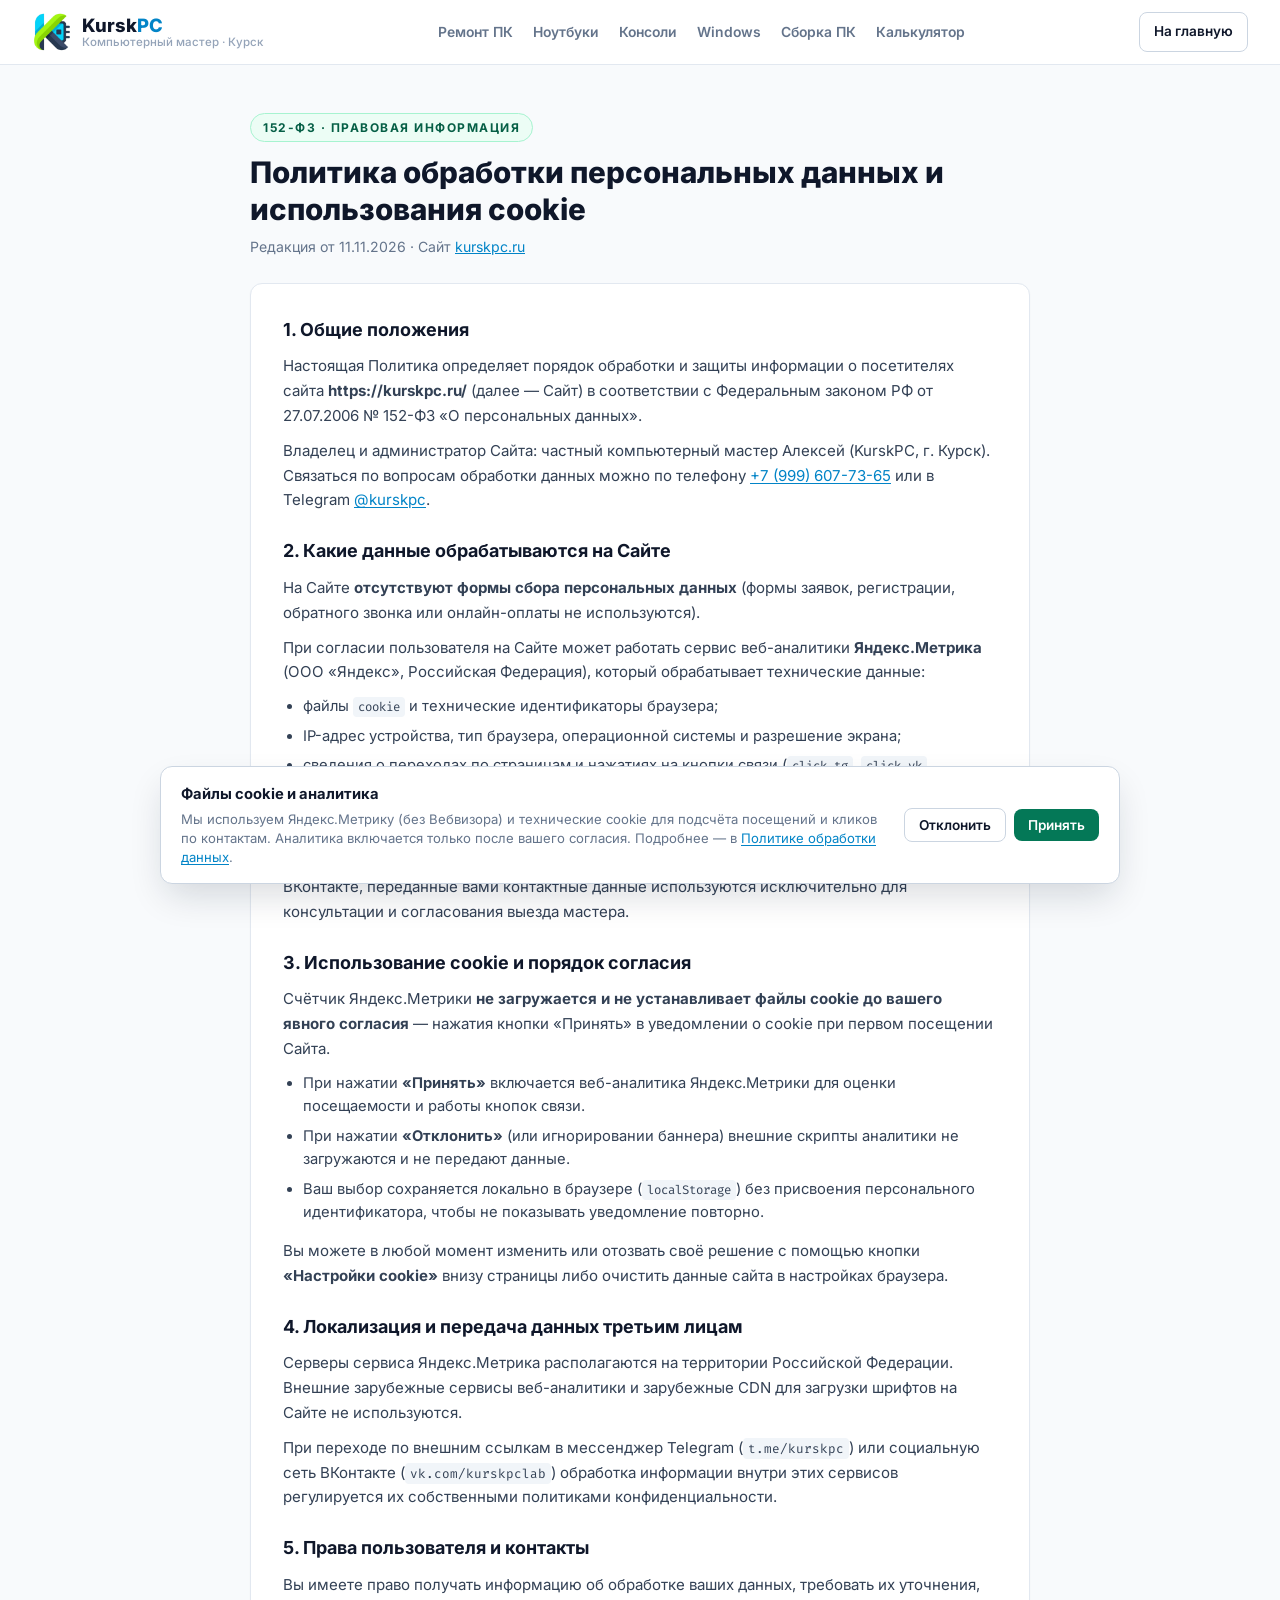
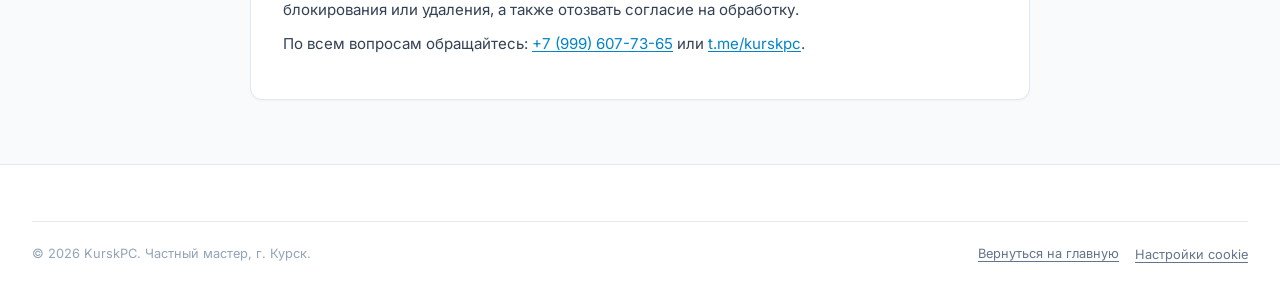
<file: privacy.html>
<!DOCTYPE html>
<html lang="ru">
<head>
  <meta charset="UTF-8">
  <meta name="viewport" content="width=device-width, initial-scale=1.0">
  <title>Политика обработки персональных данных и cookie — KurskPC</title>
  <meta name="description" content="Политика в отношении обработки персональных данных и использования файлов cookie на сайте KurskPC (kurskpc.ru).">
  <meta name="robots" content="noindex, follow">
  <link rel="canonical" href="https://kurskpc.ru/privacy.html">
  <link rel="icon" href="/favicon.ico" sizes="any">
  <link rel="icon" type="image/png" sizes="32x32" href="/src/avatar.png">
  <meta name="theme-color" content="#ffffff">
  <link rel="stylesheet" href="/styles/main.css">
</head>
<body>

<header class="header" id="header">
  <div class="wrap wrap-full header-inner">
    <a href="/" class="logo">
      <img src="/src/avatar.png" alt="KurskPC — Ремонт компьютеров и ноутбуков в Курске" class="logo-icon" width="50" height="50">
      <div class="logo-titles"><span class="logo-text">Kursk<span>PC</span></span><span class="logo-sub">Компьютерный мастер · Курск</span></div>
    </a>

    <nav class="nav" id="nav">
      <a href="/remont-pk/">Ремонт ПК</a>
      <a href="/remont-noutbukov/">Ноутбуки</a>
      <a href="/remont-konsoley/">Консоли</a>
      <a href="/ustanovka-windows/">Windows</a>
      <a href="/sborka-pk/">Сборка ПК</a>
      <a href="/#calc">Калькулятор</a>
    </nav>

    <div class="header-right">
      <a href="/" class="policy-back-btn">На главную</a>
      <button class="burger" id="burger" aria-label="Меню навигации" aria-expanded="false" aria-controls="nav">
        <span class="burger-line"></span>
        <span class="burger-line"></span>
      </button>
    </div>
  </div>
</header>
<div class="nav-backdrop" id="navBackdrop"></div>

<main id="main">
  <section class="section policy-section">
    <div class="wrap policy-wrap">
      <div class="policy-head">
        <span class="section-tag">152-ФЗ · Правовая информация</span>
        <h1 class="policy-title">Политика обработки персональных данных и использования cookie</h1>
        <p class="policy-updated">Редакция от 11.11.2026 · Сайт <a href="https://kurskpc.ru/">kurskpc.ru</a></p>
      </div>

      <article class="policy-card">
        <h2>1. Общие положения</h2>
        <p>Настоящая Политика определяет порядок обработки и защиты информации о посетителях сайта <strong>https://kurskpc.ru/</strong> (далее — Сайт) в соответствии с Федеральным законом РФ от 27.07.2006 № 152-ФЗ «О персональных данных».</p>
        <p>Владелец и администратор Сайта: частный компьютерный мастер Алексей (KurskPC, г. Курск). Связаться по вопросам обработки данных можно по телефону <a href="tel:+79996077365">+7 (999) 607-73-65</a> или в Telegram <a href="https://t.me/kurskpc" target="_blank" rel="noopener">@kurskpc</a>.</p>

        <h2>2. Какие данные обрабатываются на Сайте</h2>
        <p>На Сайте <strong>отсутствуют формы сбора персональных данных</strong> (формы заявок, регистрации, обратного звонка или онлайн-оплаты не используются).</p>
        <p>При согласии пользователя на Сайте может работать сервис веб-аналитики <strong>Яндекс.Метрика</strong> (ООО «Яндекс», Российская Федерация), который обрабатывает технические данные:</p>
        <ul>
          <li>файлы <code>cookie</code> и технические идентификаторы браузера;</li>
          <li>IP-адрес устройства, тип браузера, операционной системы и разрешение экрана;</li>
          <li>сведения о переходах по страницам и нажатиях на кнопки связи (<code>click_tg</code>, <code>click_vk</code>, <code>click_phone</code>).</li>
        </ul>
        <p>Функция записи действий и экранов («Вебвизор») в коде счётчика отключена.</p>
        <p>Если вы самостоятельно звоните по указанному номеру телефона или пишете в Telegram / ВКонтакте, переданные вами контактные данные используются исключительно для консультации и согласования выезда мастера.</p>

        <h2>3. Использование cookie и порядок согласия</h2>
        <p>Счётчик Яндекс.Метрики <strong>не загружается и не устанавливает файлы cookie до вашего явного согласия</strong> — нажатия кнопки «Принять» в уведомлении о cookie при первом посещении Сайта.</p>
        <ul>
          <li>При нажатии <strong>«Принять»</strong> включается веб-аналитика Яндекс.Метрики для оценки посещаемости и работы кнопок связи.</li>
          <li>При нажатии <strong>«Отклонить»</strong> (или игнорировании баннера) внешние скрипты аналитики не загружаются и не передают данные.</li>
          <li>Ваш выбор сохраняется локально в браузере (<code>localStorage</code>) без присвоения персонального идентификатора, чтобы не показывать уведомление повторно.</li>
        </ul>
        <p>Вы можете в любой момент изменить или отозвать своё решение с помощью кнопки <strong>«Настройки cookie»</strong> внизу страницы либо очистить данные сайта в настройках браузера.</p>

        <h2>4. Локализация и передача данных третьим лицам</h2>
        <p>Серверы сервиса Яндекс.Метрика располагаются на территории Российской Федерации. Внешние зарубежные сервисы веб-аналитики и зарубежные CDN для загрузки шрифтов на Сайте не используются.</p>
        <p>При переходе по внешним ссылкам в мессенджер Telegram (<code>t.me/kurskpc</code>) или социальную сеть ВКонтакте (<code>vk.com/kurskpclab</code>) обработка информации внутри этих сервисов регулируется их собственными политиками конфиденциальности.</p>

        <h2>5. Права пользователя и контакты</h2>
        <p>Вы имеете право получать информацию об обработке ваших данных, требовать их уточнения, блокирования или удаления, а также отозвать согласие на обработку.</p>
        <p>По всем вопросам обращайтесь: <a href="tel:+79996077365">+7 (999) 607-73-65</a> или <a href="https://t.me/kurskpc" target="_blank" rel="noopener">t.me/kurskpc</a>.</p>
      </article>
    </div>
  </section>
</main>

<footer class="footer">
  <div class="wrap wrap-full">
    <div class="footer-bottom">
      <span>© 2026 KurskPC. Частный мастер, г. Курск.</span>
      <div class="footer-legal">
        <a href="/">Вернуться на главную</a>
        <button type="button" class="footer-cookie-btn" id="cookieSettingsBtn">Настройки cookie</button>
      </div>
    </div>
  </div>
</footer>

<div class="cookie-banner" id="cookieBanner" role="dialog" aria-live="polite" aria-label="Уведомление об использовании cookie" hidden>
  <div class="cookie-banner-inner">
    <div class="cookie-banner-text">
      <strong>Файлы cookie и аналитика</strong>
      <p>Мы используем Яндекс.Метрику (без Вебвизора) и технические cookie для подсчёта посещений и кликов по контактам. Аналитика включается только после вашего согласия. Подробнее — в <a href="/privacy.html">Политике обработки данных</a>.</p>
    </div>
    <div class="cookie-banner-actions">
      <button type="button" class="btn btn-outline btn-sm" id="cookieDeclineBtn">Отклонить</button>
      <button type="button" class="btn btn-lime btn-sm" id="cookieAcceptBtn">Принять</button>
    </div>
  </div>
</div>

<script src="/scripts/main.js"></script>
</body>
</html>
</file>
<file: styles/main.css>
/* ==========================================================================
   KurskPC — Solid Minimalist Tech Theme
   Clean White Base · Solid Lime & Sky Blue Accents · No Gradients · No Emojis
   ========================================================================== */

/* ---- Local Fonts (Inter & Fira Code) ---- */
@font-face {
  font-family: 'Inter';
  font-style: normal;
  font-display: swap;
  font-weight: 100 900;
  src: url('../fonts/inter-cyrillic-ext-wght-normal.woff2') format('woff2');
  unicode-range: U+0460-052F,U+1C80-1C8A,U+20B4,U+2DE0-2DFF,U+A640-A69F,U+FE2E-FE2F;
}
@font-face {
  font-family: 'Inter';
  font-style: normal;
  font-display: swap;
  font-weight: 100 900;
  src: url('../fonts/inter-cyrillic-wght-normal.woff2') format('woff2');
  unicode-range: U+0301,U+0400-045F,U+0490-0491,U+04B0-04B1,U+2116;
}
@font-face {
  font-family: 'Inter';
  font-style: normal;
  font-display: swap;
  font-weight: 100 900;
  src: url('../fonts/inter-latin-ext-wght-normal.woff2') format('woff2');
  unicode-range: U+0100-02BA,U+02BD-02C5,U+02C7-02CC,U+02CE-02D7,U+02DD-02FF,U+0304,U+0308,U+0329,U+1D00-1DBF,U+1E00-1E9F,U+1EF2-1EFF,U+2020,U+20A0-20AB,U+20AD-20C0,U+2113,U+2C60-2C7F,U+A720-A7FF;
}
@font-face {
  font-family: 'Inter';
  font-style: normal;
  font-display: swap;
  font-weight: 100 900;
  src: url('../fonts/inter-latin-wght-normal.woff2') format('woff2');
  unicode-range: U+0000-00FF,U+0131,U+0152-0153,U+02BB-02BC,U+02C6,U+02DA,U+02DC,U+0304,U+0308,U+0329,U+2000-206F,U+20AC,U+2122,U+2191,U+2193,U+2212,U+2215,U+FEFF,U+FFFD;
}

@font-face {
  font-family: 'Fira Code';
  font-style: normal;
  font-display: swap;
  font-weight: 300 700;
  src: url('../fonts/fira-code-cyrillic-ext-wght-normal.woff2') format('woff2');
  unicode-range: U+0460-052F,U+1C80-1C8A,U+20B4,U+2DE0-2DFF,U+A640-A69F,U+FE2E-FE2F;
}
@font-face {
  font-family: 'Fira Code';
  font-style: normal;
  font-display: swap;
  font-weight: 300 700;
  src: url('../fonts/fira-code-cyrillic-wght-normal.woff2') format('woff2');
  unicode-range: U+0301,U+0400-045F,U+0490-0491,U+04B0-04B1,U+2116;
}
@font-face {
  font-family: 'Fira Code';
  font-style: normal;
  font-display: swap;
  font-weight: 300 700;
  src: url('../fonts/fira-code-latin-ext-wght-normal.woff2') format('woff2');
  unicode-range: U+0100-02BA,U+02BD-02C5,U+02C7-02CC,U+02CE-02D7,U+02DD-02FF,U+0304,U+0308,U+0329,U+1D00-1DBF,U+1E00-1E9F,U+1EF2-1EFF,U+2020,U+20A0-20AB,U+20AD-20C0,U+2113,U+2C60-2C7F,U+A720-A7FF;
}
@font-face {
  font-family: 'Fira Code';
  font-style: normal;
  font-display: swap;
  font-weight: 300 700;
  src: url('../fonts/fira-code-latin-wght-normal.woff2') format('woff2');
  unicode-range: U+0000-00FF,U+0131,U+0152-0153,U+02BB-02BC,U+02C6,U+02DA,U+02DC,U+0304,U+0308,U+0329,U+2000-206F,U+20AC,U+2122,U+2191,U+2193,U+2212,U+2215,U+FEFF,U+FFFD;
}

:root {
  /* Solid Backgrounds */
  --bg-body: #f8fafc;
  --bg-section: #f1f5f9;
  --bg-card: #ffffff;
  --bg-subtle: #f8fafc;

  /* Solid Typography */
  --text: #334155;
  --text-dim: #64748b;
  --text-muted: #94a3b8;
  --text-bright: #0f172a;

  /* Solid Accent Colors */
  --lime: #047857;
  --lime-hover: #065f46;
  --lime-dark: #065f46;
  --lime-light: #ecfdf5;
  --lime-border: #a7f3d0;

  --blue: #0284c7;
  --blue-hover: #0369a1;
  --blue-dark: #075985;
  --blue-light: #f0f9ff;
  --blue-border: #bae6fd;

  /* System Colors */
  --green: #16a34a;
  --green-light: #f0fdf4;
  --green-border: #bbf7d0;
  --emerald: #047857;
  --emerald-hover: #065f46;

  --red: #dc2626;
  --red-light: #fef2f2;
  --red-border: #fecaca;

  --amber: #d97706;

  /* Clean Borders & Radii */
  --border: #e2e8f0;
  --border-strong: #cbd5e1;
  --radius: 12px;
  --radius-sm: 8px;
  --radius-pill: 999px;

  /* Modern Flat / Soft Shadows */
  --shadow-sm: 0 1px 2px rgba(15, 23, 42, 0.04);
  --shadow-card: 0 4px 16px -2px rgba(15, 23, 42, 0.05);
  --shadow-card-hover: 0 12px 24px -4px rgba(15, 23, 42, 0.08);

  --font: 'Inter', system-ui, -apple-system, sans-serif;
  --mono: 'Fira Code', monospace;
}

/* ---- Reset ---- */
*, *::before, *::after { box-sizing: border-box; margin: 0; padding: 0; }
html {
  scroll-behavior: smooth;
  scroll-padding-top: 80px;
  font-size: 16px;
}
body {
  font-family: var(--font);
  background-color: var(--bg-body);
  color: var(--text);
  line-height: 1.6;
  overflow-x: hidden;
  -webkit-font-smoothing: antialiased;
}
section, [id] {
  scroll-margin-top: 80px;
}
:focus-visible {
  outline: 2px solid var(--blue);
  outline-offset: 2px;
}
img { max-width: 100%; height: auto; display: block; }
a { color: inherit; text-decoration: none; }
ul { list-style: none; }
button { font-family: inherit; cursor: pointer; }

.wrap {
  width: 100%;
  max-width: 1140px;
  margin: 0 auto;
  padding: 0 20px;
}
.wrap-full {
  max-width: 1440px !important;
  margin: 0 auto !important;
  padding: 0 clamp(16px, 2.5vw, 48px) !important;
}

/* ---- Buttons ---- */
.btn {
  display: inline-flex; align-items: center; justify-content: center; gap: 8px;
  font-weight: 600; font-size: .95rem;
  padding: 12px 22px; border-radius: var(--radius-sm);
  border: none; transition: background-color .15s ease, border-color .15s ease, transform .15s ease;
  text-align: center; white-space: nowrap;
}
.btn svg { flex-shrink: 0; }

.btn-lime {
  background: var(--emerald); color: #ffffff;
  font-weight: 600;
}
.btn-lime:hover {
  background: var(--emerald-hover);
  color: #ffffff;
  transform: translateY(-2px);
}

.btn-outline {
  background: #ffffff; color: var(--text-bright);
  border: 1px solid var(--border-strong);
}
.btn-outline:hover {
  border-color: var(--blue);
  color: var(--blue);
  background: var(--blue-light);
}

.btn-tg { background: #229ed9; color: #ffffff; }
.btn-tg:hover { background: #1b8ec3; transform: translateY(-2px); }

.btn-vk { background: #0077ff; color: #ffffff; }
.btn-vk:hover { background: #0063db; transform: translateY(-2px); }

.btn-sm { padding: 8px 14px; font-size: .85rem; border-radius: var(--radius-sm); }
/* ---- Section Scaffolding ---- */
.section { padding: 72px 0; }
.section-alt {
  background: var(--bg-section);
  border-top: 1px solid var(--border);
  border-bottom: 1px solid var(--border);
}
.section-head { text-align: center; margin-bottom: 44px; }
.section-tag {
  display: inline-block;
  font-size: .75rem; font-weight: 700; text-transform: uppercase; letter-spacing: 1.5px;
  color: var(--lime-dark);
  background: var(--lime-light);
  border: 1px solid var(--lime-border);
  padding: 4px 12px; border-radius: var(--radius-pill);
  margin-bottom: 12px;
}
.section-title { font-size: 2rem; font-weight: 800; color: var(--text-bright); line-height: 1.25; margin-bottom: 10px; }
.section-sub { font-size: 1.05rem; color: var(--text-dim); max-width: 620px; margin: 0 auto; }

/* ==== Header ==== */
.header {
  position: sticky; top: 0; z-index: 100;
  background: rgba(255, 255, 255, 0.96);
  backdrop-filter: blur(12px);
  border-bottom: 1px solid var(--border);
  padding: 12px 0;
  transition: padding .2s ease, box-shadow .2s ease;
}
.header.scrolled { padding: 9px 0; box-shadow: 0 2px 12px rgba(15, 23, 42, 0.06); }
.header-inner {
  display: flex;
  align-items: center;
  justify-content: space-between;
  gap: 20px;
}

.logo {
  display: flex;
  align-items: center;
  gap: 10px;
  flex-shrink: 0;
  white-space: nowrap;
}
.logo-icon {
  width: 40px;
  height: 40px;
  border-radius: 8px;
  object-fit: contain;
  display: block;
  flex-shrink: 0;
}
.logo-titles {
  display: flex;
  flex-direction: column;
  line-height: 1.2;
}
.logo-text { font-size: 1.15rem; font-weight: 800; color: var(--text-bright); }
.logo-text span { color: var(--blue); }
.logo-sub { font-size: .72rem; color: var(--text-muted); display: block; font-weight: 500; white-space: nowrap; }

.nav {
  display: flex;
  align-items: center;
  gap: 4px;
}
.nav a {
  font-size: .9rem;
  font-weight: 600;
  color: var(--text-dim);
  padding: 6px 10px;
  border-radius: var(--radius-sm);
  white-space: nowrap;
  transition: color .15s ease, background-color .15s ease;
}
.nav a:hover,
.nav a.active {
  color: var(--blue);
  background-color: var(--blue-light);
}

.header-right {
  display: flex;
  align-items: center;
  gap: 10px;
  flex-shrink: 0;
  white-space: nowrap;
}
.header-phone {
  font-family: var(--font);
  font-size: .92rem;
  font-weight: 700;
  color: var(--text-bright);
  white-space: nowrap;
  transition: color .15s ease;
  display: inline-flex;
  align-items: center;
  gap: 6px;
  padding: 4px 6px;
}
.header-phone:hover { color: var(--blue); }
.online-dot {
  width: 8px; height: 8px; border-radius: 50%;
  background: var(--lime);
  display: inline-block;
  flex-shrink: 0;
  animation: pulse-dot 2s infinite ease-in-out;
}
@keyframes pulse-dot {
  0%, 100% { opacity: 1; transform: scale(1); }
  50% { opacity: .4; transform: scale(0.85); }
}
.online-label {
  font-size: .78rem;
  color: var(--lime-dark);
  background: var(--lime-light);
  border: 1px solid var(--lime-border);
  padding: 4px 10px;
  border-radius: var(--radius-pill);
  font-weight: 700;
  display: inline-flex;
  align-items: center;
  gap: 6px;
  white-space: nowrap;
  flex-shrink: 0;
}
.header-right .btn-sm {
  padding: 7px 12px;
  font-size: .84rem;
  gap: 6px;
}
.header-call-btn { display: none; }

.burger {
  display: none;
  width: 40px;
  height: 40px;
  border-radius: var(--radius-sm);
  background: var(--bg-subtle);
  border: 1px solid var(--border);
  cursor: pointer;
  padding: 0;
  position: relative;
  align-items: center;
  justify-content: center;
  flex-direction: column;
  gap: 5px;
  transition: all .2s ease;
  z-index: 101;
}
.burger:hover {
  background: #ffffff;
  border-color: var(--blue);
}
.burger-line {
  display: block;
  width: 18px;
  height: 2px;
  background-color: var(--text-bright);
  border-radius: 2px;
  transition: transform .25s ease, opacity .2s ease;
}
.burger[aria-expanded="true"] .burger-line:first-child {
  transform: translateY(3.5px) rotate(45deg);
}
.burger[aria-expanded="true"] .burger-line:last-child {
  transform: translateY(-3.5px) rotate(-45deg);
}

.nav-backdrop {
  position: fixed;
  inset: 0;
  background: rgba(15, 23, 42, 0.4);
  backdrop-filter: blur(4px);
  opacity: 0;
  pointer-events: none;
  transition: opacity .25s ease;
  z-index: 98;
}
.nav-backdrop.active {
  opacity: 1;
  pointer-events: auto;
}

/* ==== Hero ==== */
.hero { padding: 60px 0 76px; }
.hero-grid { width: 100%; text-align: left; }
.hero h1 { font-size: 2.7rem; font-weight: 800; line-height: 1.18; color: var(--text-bright); margin-bottom: 16px; letter-spacing: -0.5px; }
.hero-desc { font-size: 1.15rem; color: var(--text-dim); margin-bottom: 30px; line-height: 1.6; max-width: 820px; }

.props { display: grid; grid-template-columns: repeat(4, 1fr); gap: 14px; margin-bottom: 32px; }
.prop {
  display: flex; align-items: flex-start; gap: 12px;
  background: var(--bg-card); border: 1px solid var(--border);
  padding: 14px 16px; border-radius: var(--radius-sm);
  box-shadow: var(--shadow-sm);
  transition: border-color .15s, transform .15s;
}
.prop:hover { border-color: var(--blue); transform: translateY(-2px); }
.prop-icon {
  width: 32px; height: 32px; border-radius: 6px;
  background: var(--blue-light); color: var(--blue);
  display: grid; place-items: center;
  flex-shrink: 0;
}
.prop b { display: block; font-size: .88rem; color: var(--text-bright); font-weight: 700; }
.prop span { font-size: .78rem; color: var(--text-dim); }

.hero-btns { display: flex; flex-wrap: wrap; gap: 12px; }

/* ==== Comparison ==== */
.compare-grid { display: grid; grid-template-columns: 1fr 1fr; gap: 24px; }
.cmp-card { border-radius: var(--radius); padding: 30px 26px; }
.cmp-bad {
  background: var(--red-light);
  border: 1px solid var(--red-border);
}
.cmp-good {
  background: var(--lime-light);
  border: 1px solid var(--lime-border);
}
.cmp-head { display: flex; align-items: center; gap: 12px; margin-bottom: 20px; }
.cmp-icon {
  width: 36px; height: 36px; border-radius: 8px;
  display: grid; place-items: center; font-weight: 800; font-size: 1rem;
}
.cmp-bad .cmp-icon { background: #fee2e2; color: var(--red); }
.cmp-good .cmp-icon { background: var(--lime); color: #ffffff; }
.cmp-h { font-size: 1.18rem; font-weight: 800; }
.cmp-bad .cmp-h { color: #991b1b; }
.cmp-good .cmp-h { color: #065f46; }
.cmp-list { display: flex; flex-direction: column; gap: 16px; }
.cmp-item { display: flex; gap: 10px; font-size: .92rem; line-height: 1.5; }
.cmp-item b { display: block; margin-bottom: 2px; font-weight: 700; }
.cmp-bad .cmp-item b { color: #991b1b; }
.cmp-bad .cmp-item p { color: #7f1d1d; }
.cmp-good .cmp-item b { color: #0f172a; }
.cmp-good .cmp-item p { color: #047857; }
.cmp-bullet { font-weight: 800; font-size: .95rem; flex-shrink: 0; }
.cmp-bad .cmp-bullet { color: var(--red); }
.cmp-good .cmp-bullet { color: #047857; }

/* ==== Price Cards ==== */
.price-cat-title {
  font-size: 1.25rem; font-weight: 800; color: var(--text-bright);
  margin: 44px 0 18px; padding-bottom: 10px;
  border-bottom: 2px solid var(--border);
}
.price-cat-title:first-of-type { margin-top: 0; }

.price-grid { display: grid; grid-template-columns: repeat(auto-fill, minmax(340px, 1fr)); gap: 18px; }
.price-card {
  background: var(--bg-card); border: 1px solid var(--border);
  border-radius: var(--radius); padding: 22px;
  display: flex; flex-direction: column;
  box-shadow: var(--shadow-sm);
  transition: border-color .15s ease, box-shadow .15s ease;
}
.price-card:hover {
  border-color: var(--blue);
  box-shadow: var(--shadow-card-hover);
}
.price-card:hover .pc-price {
  color: var(--blue);
}
.pc-header {
  margin-bottom: 12px;
}
.pc-name {
  font-size: 1.1rem;
  font-weight: 700;
  color: var(--text-bright);
  line-height: 1.35;
  margin-bottom: 8px;
}
.pc-price-row {
  display: flex;
  align-items: center;
  flex-wrap: wrap;
  gap: 6px 10px;
}
.pc-price {
  font-size: 1.24rem;
  font-weight: 800;
  color: var(--text-bright);
  letter-spacing: -0.3px;
  line-height: 1.2;
  white-space: nowrap;
  flex-shrink: 0;
  transition: color .15s ease;
}
.pc-badge {
  display: inline-flex;
  align-items: center;
  font-size: .64rem;
  font-weight: 700;
  text-transform: uppercase;
  letter-spacing: .35px;
  color: var(--lime-dark);
  background: var(--lime-light);
  border: 1px solid var(--lime-border);
  padding: 3px 8px;
  border-radius: var(--radius-pill);
  white-space: nowrap;
  flex-shrink: 0;
}
.pc-desc { font-size: .87rem; color: var(--text-dim); line-height: 1.5; margin-bottom: 16px; flex-grow: 1; }
.pc-meta {
  display: grid; grid-template-columns: auto 1fr; gap: 6px 12px;
  padding: 10px 12px; background: var(--bg-subtle); border: 1px solid var(--border); border-radius: var(--radius-sm);
  font-size: .8rem;
}
.pc-meta dt { color: var(--text-muted); font-weight: 500; }
.pc-meta dd { color: var(--text-bright); text-align: right; font-weight: 600; }

/* ==== Materials ==== */
.mat-grid { display: grid; grid-template-columns: repeat(3, 1fr); gap: 20px; }
.mat-card {
  background: var(--bg-card); border: 1px solid var(--border);
  border-radius: var(--radius); padding: 26px;
  box-shadow: var(--shadow-sm);
  transition: border-color .15s ease;
}
.mat-card:hover { border-color: var(--blue); }
.mat-num {
  font-family: var(--mono); font-size: .8rem; font-weight: 700;
  color: var(--blue); background: var(--blue-light); border: 1px solid var(--blue-border);
  display: inline-block; padding: 2px 8px; border-radius: 4px;
  margin-bottom: 14px;
}
.mat-h { font-size: 1.15rem; font-weight: 800; color: var(--text-bright); margin-bottom: 6px; }
.mat-brand {
  display: inline-block; font-family: var(--mono); font-size: .72rem; font-weight: 600;
  color: var(--blue-dark); background: var(--blue-light);
  border: 1px solid var(--blue-border);
  padding: 3px 9px; border-radius: 4px; margin-bottom: 14px;
}
.mat-card:first-child .mat-brand {
  color: var(--lime-dark); background: var(--lime-light);
  border-color: var(--lime-border);
}
.mat-card p { font-size: .88rem; color: var(--text-dim); line-height: 1.55; }

/* ==== Workflow ==== */
.steps-grid { display: grid; grid-template-columns: repeat(4, 1fr); gap: 18px; }
.step-card {
  background: var(--bg-card); border: 1px solid var(--border);
  border-radius: var(--radius); padding: 22px 18px;
  box-shadow: var(--shadow-sm);
  transition: border-color .15s ease;
}
.step-card:hover { border-color: var(--blue); }
.step-n {
  font-family: var(--mono); font-size: 1.6rem; font-weight: 800;
  color: var(--blue); margin-bottom: 10px;
}
.step-card h3 { font-size: 1.05rem; font-weight: 700; color: var(--text-bright); margin-bottom: 8px; }
.step-card p { font-size: .86rem; color: var(--text-dim); line-height: 1.5; }

/* ==== Master ==== */
.master-grid { display: grid; grid-template-columns: 280px 1fr; gap: 40px; align-items: center; }
.master-card-badge {
  background: var(--bg-card);
  border: 1px solid var(--border);
  border-radius: var(--radius);
  padding: 32px 20px;
  text-align: center;
  box-shadow: var(--shadow-sm);
}
.master-avatar {
  width: 68px; height: 68px; border-radius: 20px;
  background: #ffffff;
  overflow: hidden;
  margin: 0 auto 16px;
  display: flex; align-items: center; justify-content: center;
}
.master-avatar-img {
  width: 100%; height: 100%; object-fit: cover; display: block;
}
.master-name-text { font-size: 1.35rem; font-weight: 800; color: var(--text-bright); margin-bottom: 4px; }
.master-role-text { font-size: .86rem; color: var(--text-dim); margin-bottom: 12px; }
.master-status-tag {
  display: inline-flex; align-items: center; gap: 6px;
  font-size: 0.78rem; font-weight: 700; color: var(--lime-dark);
  background: var(--lime-light); border: 1px solid var(--lime-border);
  padding: 4px 12px; border-radius: var(--radius-pill); margin-bottom: 10px;
}
.master-sub-text { font-size: .78rem; color: var(--text-muted); font-weight: 500; }
.master-quote {
  font-size: 1.1rem; font-style: italic; color: #1e293b;
  border-left: 3px solid var(--lime);
  background: var(--lime-light);
  border-radius: 0 var(--radius-sm) var(--radius-sm) 0;
  padding: 16px 20px;
  margin: 16px 0 22px; line-height: 1.6;
}
.master-stats { display: grid; grid-template-columns: repeat(3, 1fr); gap: 14px; margin-bottom: 26px; }
.m-stat {
  background: var(--bg-card); border: 1px solid var(--border);
  border-radius: var(--radius-sm); padding: 12px; text-align: center;
  box-shadow: var(--shadow-sm);
}
.m-stat strong { display: block; font-size: 1.35rem; font-weight: 800; color: var(--blue); }
.m-stat span { font-size: .76rem; color: var(--text-dim); }

/* ==== FAQ ==== */
.faq-list { max-width: 780px; margin: 0 auto; display: flex; flex-direction: column; gap: 12px; }
.faq-item {
  background: var(--bg-card); border: 1px solid var(--border);
  border-radius: var(--radius-sm); overflow: hidden;
  box-shadow: var(--shadow-sm);
  transition: border-color .15s ease;
}
.faq-item.open { border-color: var(--blue); }
.faq-q {
  display: flex; align-items: center; justify-content: space-between;
  padding: 16px 20px; cursor: pointer;
  font-weight: 700; font-size: .98rem; color: var(--text-bright);
  user-select: none;
}
.faq-q:hover { color: var(--blue); }
.faq-chevron {
  color: var(--blue); transition: transform .2s ease; font-size: .75rem; flex-shrink: 0;
}
.faq-item.open .faq-chevron { transform: rotate(180deg); }
.faq-a {
  max-height: 0; overflow: hidden; transition: max-height .25s ease, padding .25s ease;
  padding: 0 20px; font-size: .92rem; color: var(--text-dim); line-height: 1.6;
}
.faq-item.open .faq-a { max-height: 320px; padding: 0 20px 16px; }

/* ==== Calculator Section ==== */
.calc-box {
  background: var(--bg-card);
  border: 1px solid var(--border);
  border-radius: var(--radius);
  box-shadow: var(--shadow-card);
  padding: 32px;
  max-width: 900px;
  margin: 0 auto;
}
.calc-step-label {
  font-size: .85rem;
  font-weight: 700;
  text-transform: uppercase;
  letter-spacing: 1px;
  color: var(--blue);
  margin-bottom: 12px;
  display: block;
}
.calc-devices {
  display: grid;
  grid-template-columns: repeat(3, 1fr);
  gap: 12px;
  margin-bottom: 28px;
}
.calc-dev-btn {
  display: flex;
  flex-direction: column;
  align-items: center;
  gap: 8px;
  padding: 16px 12px;
  background: var(--bg-subtle);
  border: 1.5px solid var(--border);
  border-radius: var(--radius-sm);
  color: var(--text-bright);
  font-weight: 700;
  font-size: .92rem;
  cursor: pointer;
  transition: all .15s ease;
}
.calc-dev-btn:hover {
  border-color: var(--blue);
  background: var(--blue-light);
}
.calc-dev-btn.active {
  border-color: var(--blue);
  background: var(--blue-light);
  color: var(--blue-dark);
  box-shadow: 0 0 0 1px var(--blue);
}
.calc-dev-btn svg {
  width: 26px;
  height: 26px;
}
.calc-problems {
  display: grid;
  grid-template-columns: 1fr;
  gap: 10px;
  margin-bottom: 28px;
}
.calc-prob-btn {
  display: flex;
  align-items: center;
  justify-content: space-between;
  padding: 14px 18px;
  background: var(--bg-card);
  border: 1px solid var(--border);
  border-radius: var(--radius-sm);
  font-size: .94rem;
  color: var(--text);
  font-weight: 600;
  cursor: pointer;
  text-align: left;
  transition: all .15s ease;
}
.calc-prob-btn:hover {
  border-color: var(--blue);
  background: var(--bg-subtle);
}
.calc-prob-btn.active {
  border-color: var(--blue);
  background: var(--blue-light);
  color: var(--blue-dark);
}
.calc-prob-btn .prob-indicator {
  width: 18px;
  height: 18px;
  border-radius: 50%;
  border: 2px solid var(--border-strong);
  display: grid;
  place-items: center;
  flex-shrink: 0;
  margin-left: 12px;
}
.calc-prob-btn.active .prob-indicator {
  border-color: var(--blue);
}
.calc-prob-btn.active .prob-indicator::after {
  content: "";
  width: 8px;
  height: 8px;
  border-radius: 50%;
  background: var(--blue);
}
.calc-summary {
  background: var(--bg-subtle);
  border: 1px solid var(--border);
  border-radius: var(--radius-sm);
  padding: 22px;
  display: grid;
  grid-template-columns: 1.2fr 1fr;
  gap: 20px;
  align-items: center;
}
.calc-sum-price-wrap {
  display: flex;
  flex-direction: column;
}
.calc-sum-tag {
  font-size: .78rem;
  color: var(--text-dim);
  font-weight: 600;
  text-transform: uppercase;
  margin-bottom: 4px;
}
.calc-sum-price {
  font-size: 1.7rem;
  font-weight: 800;
  color: var(--blue);
  line-height: 1.2;
}
.calc-sum-specs {
  display: flex;
  flex-direction: column;
  gap: 6px;
  font-size: .85rem;
  color: var(--text-dim);
}
.calc-sum-specs strong {
  color: var(--text-bright);
}
.calc-cta {
  margin-top: 18px;
  display: flex;
  gap: 12px;
  flex-wrap: wrap;
}

/* ==== Brands & Hardware Matrix ==== */
.brands-wrap {
  margin-top: 32px;
  background: var(--bg-card);
  border: 1px solid var(--border);
  border-radius: var(--radius);
  padding: 24px;
}
.brands-title {
  font-size: 1rem;
  font-weight: 700;
  color: var(--text-bright);
  margin-bottom: 14px;
  display: flex;
  align-items: center;
  gap: 8px;
}
.brands-chips {
  display: flex;
  flex-wrap: wrap;
  gap: 8px;
}
.brand-chip {
  background: var(--bg-subtle);
  border: 1px solid var(--border);
  padding: 6px 14px;
  border-radius: var(--radius-sm);
  font-size: .84rem;
  font-weight: 600;
  color: var(--text-bright);
}

/* ==== Footer ==== */
.footer {
  background: #ffffff;
  border-top: 1px solid var(--border);
  padding: 56px 0 24px;
}
.footer-grid { display: grid; grid-template-columns: 1.2fr .8fr 1fr; gap: 40px; margin-bottom: 44px; }
.footer-brand p { font-size: .9rem; color: var(--text-dim); margin: 14px 0 18px; line-height: 1.6; }
.chips { display: flex; flex-wrap: wrap; gap: 6px; }
.chip {
  font-size: .75rem; color: var(--text-dim);
  background: var(--bg-subtle); border: 1px solid var(--border);
  padding: 3px 10px; border-radius: var(--radius-pill);
}
.footer-title, .footer h3, .footer h4 { font-size: 1.05rem; font-weight: 700; color: var(--text-bright); margin-bottom: 14px; }
.footer-links { display: flex; flex-direction: column; gap: 10px; }
.footer-links a { font-size: .9rem; color: var(--text-dim); transition: color .15s; }
.footer-links a:hover { color: var(--blue); }

.footer-contacts-sub {
  font-size: .86rem; color: var(--text-dim); margin-bottom: 14px;
}
.footer-contact-cards {
  display: flex; flex-direction: column; gap: 10px;
}
.footer-contact-link {
  display: flex; align-items: center; gap: 12px;
  background: #ffffff; border: 1px solid var(--border);
  border-radius: var(--radius-sm); padding: 10px 14px;
  transition: all .2s ease;
  box-shadow: var(--shadow-sm);
}
.footer-contact-link:hover {
  transform: translateY(-2px);
  box-shadow: var(--shadow-card);
}
.footer-contact-link.f-tg:hover { border-color: #229ed9; background: #f0f9ff; }
.footer-contact-link.f-vk:hover { border-color: #0077ff; background: #f0f7ff; }
.footer-contact-link.f-phone:hover { border-color: var(--blue); background: var(--blue-light); }

.f-contact-icon {
  width: 36px; height: 36px; border-radius: 8px;
  display: grid; place-items: center; flex-shrink: 0;
}
.f-tg .f-contact-icon { background: #f0f9ff; color: #229ed9; }
.f-vk .f-contact-icon { background: #f0f7ff; color: #0077ff; }
.f-phone .f-contact-icon { background: var(--blue-light); color: var(--blue); }

.f-contact-meta { display: flex; flex-direction: column; }
.f-contact-name {
  font-size: .74rem; font-weight: 700; text-transform: uppercase;
  letter-spacing: .5px; color: var(--text-dim);
}
.f-contact-handle {
  font-size: .95rem; font-weight: 700; color: var(--text-bright);
}

.footer-bottom {
  display: flex; align-items: center; justify-content: space-between;
  flex-wrap: wrap; gap: 12px;
  padding-top: 22px; border-top: 1px solid var(--border);
  font-size: .8rem; color: var(--text-muted);
}
.footer-legal {
  display: flex; align-items: center; gap: 16px; flex-wrap: wrap;
}
.footer-legal a,
.footer-cookie-btn {
  background: none; border: none; padding: 0;
  font-size: .8rem; color: var(--text-dim);
  text-decoration: underline; text-underline-offset: 3px;
  transition: color .15s ease;
}
.footer-legal a:hover,
.footer-cookie-btn:hover {
  color: var(--blue);
}

/* ==== Coverage & SEO Section ==== */
.coverage-grid {
  display: grid;
  grid-template-columns: 1fr 1fr;
  gap: 24px;
}
.coverage-card {
  background: var(--bg-card);
  border: 1px solid var(--border);
  border-radius: var(--radius);
  padding: 28px;
  box-shadow: var(--shadow-sm);
  transition: transform .2s ease, box-shadow .2s ease, border-color .2s ease;
}
.coverage-card:hover {
  border-color: var(--blue-border);
  box-shadow: var(--shadow-card);
}
.cov-head {
  display: flex;
  align-items: center;
  gap: 12px;
  margin-bottom: 12px;
}
.cov-icon {
  width: 40px;
  height: 40px;
  border-radius: var(--radius-sm);
  background: var(--blue-light);
  color: var(--blue);
  border: 1px solid var(--blue-border);
  display: grid;
  place-items: center;
  flex-shrink: 0;
}
.cov-head h3 {
  font-size: 1.18rem;
  font-weight: 700;
  color: var(--text-bright);
}
.cov-desc {
  font-size: .92rem;
  color: var(--text-dim);
  margin-bottom: 18px;
  line-height: 1.5;
}
.cov-list {
  display: flex;
  flex-direction: column;
  gap: 12px;
}
.cov-list li {
  position: relative;
  padding-left: 20px;
  font-size: .88rem;
  line-height: 1.55;
  color: var(--text);
}
.cov-list li::before {
  content: "";
  position: absolute;
  left: 0;
  top: 9px;
  width: 6px;
  height: 6px;
  border-radius: 50%;
  background: var(--blue);
}
.cov-list strong {
  color: var(--text-bright);
}

/* ==== Responsive ==== */
@media(max-width: 1559px) {
  .online-label { display: none; }
}
@media(max-width: 1360px) {
  .header-inner { gap: 14px; }
  .nav a { padding: 6px 8px; font-size: .87rem; }
  .header-phone { font-size: .88rem; }
}
@media(max-width: 1260px) {
  .burger {
    display: flex;
    width: 38px;
    height: 38px;
  }

  /* Navigation Sheet for Tablets & Small Laptops */
  .nav {
    position: fixed;
    top: 72px;
    right: 24px;
    left: auto;
    width: 280px;
    height: auto;
    max-height: calc(100vh - 88px);
    background: #ffffff;
    border: 1px solid var(--border);
    border-radius: var(--radius);
    flex-direction: column;
    align-items: stretch;
    padding: 12px;
    gap: 4px;
    transform: translateY(-12px) scale(0.97);
    opacity: 0;
    pointer-events: none;
    transition: all .22s cubic-bezier(0.16, 1, 0.3, 1);
    z-index: 100;
    box-shadow: 0 16px 36px -4px rgba(15, 23, 42, 0.16);
  }
  .nav.open {
    transform: translateY(0) scale(1);
    opacity: 1;
    pointer-events: auto;
  }
  .nav a {
    font-size: 1rem;
    font-weight: 700;
    color: var(--text-bright);
    padding: 11px 14px;
    border-radius: var(--radius-sm);
    transition: background-color .15s ease, color .15s ease;
    display: block;
    text-align: left;
  }
  .nav a:hover, .nav a:active {
    background-color: var(--blue-light);
    color: var(--blue);
  }
}
@media(max-width: 1024px) {
  .props { grid-template-columns: repeat(2, 1fr); }
  .mat-grid { grid-template-columns: 1fr; }
  .steps-grid { grid-template-columns: 1fr 1fr; }
  .master-grid { grid-template-columns: 1fr; text-align: center; }
  .master-card-badge { max-width: 320px; margin: 0 auto; }
  .master-quote { border-left: none; border-top: 3px solid var(--lime); padding: 14px 16px; border-radius: var(--radius-sm); }
  .coverage-grid { grid-template-columns: 1fr; }
  .footer-grid { grid-template-columns: 1fr; gap: 32px; }
}
@media(max-width: 768px) {
  .section-title { font-size: 1.65rem; }
  .hero h1 { font-size: 1.85rem; }

  /* Compact Mobile Header — ONLY logo icon, call button and burger button */
  .header {
    padding: 7px 0 !important;
    transition: transform .3s ease, padding .2s ease, box-shadow .2s ease;
  }
  .header.scrolled {
    padding: 7px 0 !important;
  }
  .header.header-hidden {
    transform: translateY(-100%);
  }
  .header-inner {
    display: flex;
    align-items: center;
    justify-content: space-between;
    width: 100%;
  }
  .header .logo {
    gap: 0;
  }
  .header .logo-icon {
    width: 38px;
    height: 38px;
    border-radius: 6px;
  }
  .header .logo-titles {
    display: none !important;
  }
  .header-right {
    display: flex;
    align-items: center;
    gap: 8px;
  }
  .header-right .online-label,
  .header-right .header-phone,
  .header-right .btn {
    display: none !important;
  }
  .header-call-btn {
    display: inline-flex;
    align-items: center;
    justify-content: center;
    gap: 6px;
    height: 36px;
    padding: 0 12px;
    border-radius: var(--radius-sm);
    background: var(--bg-subtle);
    border: 1px solid var(--border);
    color: var(--text-bright);
    font-size: .84rem;
    font-weight: 600;
    text-decoration: none;
    transition: all .15s ease;
  }
  .header-call-btn:hover, .header-call-btn:active {
    background: #ffffff;
    border-color: var(--blue);
    color: var(--blue);
  }
  .header-call-btn svg {
    flex-shrink: 0;
    color: inherit;
  }
  .burger {
    width: 36px;
    height: 36px;
  }
  .nav {
    top: 60px;
    right: 12px;
    left: 12px;
    width: auto;
  }

  .props { grid-template-columns: 1fr; }
  .compare-grid { grid-template-columns: 1fr; }
  .steps-grid { grid-template-columns: 1fr; }
  .master-stats { grid-template-columns: 1fr; }
  .hero-btns { flex-direction: column; width: 100%; }
  .hero-btns .btn { width: 100%; justify-content: center; }

  /* Compact Interactive Mobile Price List */
  .price-cat-title {
    font-size: 1.05rem;
    margin: 26px 0 10px;
    padding-bottom: 6px;
  }
  .price-cat-title:first-of-type {
    margin-top: 0;
  }
  .price-grid {
    display: flex;
    flex-direction: column;
    gap: 8px;
  }
  .price-card {
    display: flex;
    flex-direction: column;
    padding: 12px 14px;
    border-radius: var(--radius-sm);
    cursor: pointer;
    user-select: none;
    -webkit-tap-highlight-color: transparent;
    transition: background-color .15s ease, border-color .15s ease, box-shadow .15s ease;
  }
  .price-card:active {
    background-color: var(--blue-light);
  }
  .price-card.open {
    border-color: var(--blue);
    background: #ffffff;
    box-shadow: 0 4px 14px rgba(2, 132, 199, 0.08);
  }
  .pc-header {
    margin-bottom: 0;
    width: 100%;
  }
  .pc-name {
    font-size: 0.96rem;
    font-weight: 700;
    color: var(--text-bright);
    margin-bottom: 4px;
    line-height: 1.35;
  }
  .pc-price-row {
    display: flex;
    align-items: center;
    flex-wrap: nowrap;
    gap: 8px;
    width: 100%;
  }
  .pc-price {
    font-size: 1.05rem;
    font-weight: 800;
    color: var(--blue);
    line-height: 1.2;
    white-space: nowrap;
    flex-shrink: 0;
  }
  .pc-badge {
    font-size: 0.62rem;
    padding: 2px 6px;
  }
  .pc-price-row::after {
    content: "";
    display: inline-block;
    width: 6px;
    height: 6px;
    border-right: 2px solid var(--text-muted);
    border-bottom: 2px solid var(--text-muted);
    transform: rotate(45deg);
    transition: transform .2s ease, border-color .2s ease;
    margin-left: auto;
    margin-top: -2px;
    flex-shrink: 0;
  }
  .price-card.open .pc-price-row::after {
    transform: rotate(-135deg);
    margin-top: 2px;
    border-color: var(--blue);
  }
  .pc-desc {
    display: none;
    font-size: 0.86rem;
    color: var(--text-dim);
    line-height: 1.5;
    margin: 10px 0 8px;
    padding-top: 10px;
    border-top: 1px dashed var(--border);
  }
  .pc-meta {
    display: none;
    grid-template-columns: 1fr;
    gap: 4px;
    padding: 8px 10px;
    background: var(--bg-subtle);
    border: 1px solid var(--border);
    border-radius: var(--radius-sm);
    font-size: 0.78rem;
    margin-top: 4px;
  }
  .pc-meta dd {
    text-align: left;
  }
  .price-card.open .pc-desc {
    display: block;
    animation: pcFadeIn .2s ease;
  }
  .price-card.open .pc-meta {
    display: grid;
    animation: pcFadeIn .2s ease;
  }
  @keyframes pcFadeIn {
    from { opacity: 0; transform: translateY(-4px); }
    to { opacity: 1; transform: translateY(0); }
  }

  .calc-devices { grid-template-columns: 1fr; }
  .calc-summary { grid-template-columns: 1fr; gap: 16px; }
  .calc-box { padding: 20px 16px; }
}

@media(max-width: 480px) {
  .hero h1 { font-size: 1.65rem; }
  .hero-desc { font-size: 1rem; }
  .section { padding: 48px 0; }
  .wrap { padding: 0 16px; }
  .wrap-full { padding: 0 16px !important; }
  .coverage-card { padding: 18px 16px; }
}

@media(max-width: 375px) {
  .pc-price-row { gap: 6px; }
  .pc-price { font-size: 0.98rem; }
  .pc-badge { font-size: 0.56rem; padding: 2px 5px; letter-spacing: 0.1px; }
}

@media(max-width: 360px) {
  .header-call-btn span { display: none; }
  .header-call-btn { width: 36px; padding: 0; }
}

/* ==== FHD, 2K, 4K: пропорциональное увеличение интерфейса (110%+) ==== */
@media (min-width: 1440px) {
  html {
    font-size: 17px; /* ~106% масштаб */
  }
  .wrap {
    max-width: 1220px;
    padding: 0 24px;
  }
  .header-inner {
    padding: 2px 0;
  }
}

@media (min-width: 1920px) {
  html {
    font-size: 17.6px; /* ровно 110% от базовых 16px */
  }
  .wrap {
    max-width: 1280px;
    padding: 0 28px;
  }
  .hero {
    padding: 68px 0 88px;
  }
  .header {
    padding: 18px 0;
  }
  .footer {
    padding: 64px 0 28px;
  }
}

@media (min-width: 2560px) {
  html {
    font-size: 20px; /* 125% для 2K / 4K */
  }
  .wrap {
    max-width: 1440px;
    padding: 0 32px;
  }
}

/* ==== Cookie Banner ==== */
.cookie-banner {
  position: fixed;
  left: 16px;
  right: 16px;
  bottom: 16px;
  z-index: 250;
  display: flex;
  justify-content: center;
  pointer-events: none;
}
.cookie-banner[hidden] {
  display: none !important;
}
.cookie-banner-inner {
  pointer-events: auto;
  width: 100%;
  max-width: 960px;
  background: #ffffff;
  border: 1px solid var(--border-strong);
  border-radius: var(--radius);
  box-shadow: 0 16px 36px -6px rgba(15, 23, 42, 0.16);
  padding: 16px 20px;
  display: flex;
  align-items: center;
  justify-content: space-between;
  gap: 20px;
}
.cookie-banner-text strong {
  display: block;
  font-size: .92rem;
  color: var(--text-bright);
  margin-bottom: 3px;
}
.cookie-banner-text p {
  font-size: .82rem;
  line-height: 1.45;
  color: var(--text-dim);
}
.cookie-banner-text a {
  color: var(--blue);
  text-decoration: underline;
  text-underline-offset: 2px;
}
.cookie-banner-actions {
  display: flex;
  align-items: center;
  gap: 8px;
  flex-shrink: 0;
}
@media (max-width: 768px) {
  .cookie-banner {
    left: 12px;
    right: 12px;
    bottom: 12px;
  }
  .cookie-banner-inner {
    flex-direction: column;
    align-items: stretch;
    gap: 12px;
    padding: 14px 16px;
  }
  .cookie-banner-actions {
    width: 100%;
  }
  .cookie-banner-actions .btn {
    flex: 1;
  }
}

/* ==== Privacy Policy Page ==== */
.policy-back-btn {
  display: inline-flex;
  align-items: center;
  justify-content: center;
  padding: 8px 14px;
  font-size: .85rem;
  font-weight: 600;
  border-radius: var(--radius-sm);
  background: #ffffff;
  color: var(--text-bright);
  border: 1px solid var(--border-strong);
  transition: border-color .15s ease, color .15s ease, background-color .15s ease;
}
.policy-back-btn:hover {
  border-color: var(--blue);
  color: var(--blue);
  background: var(--blue-light);
}
.policy-section {
  padding: 48px 0 64px;
}
.policy-wrap {
  max-width: 820px;
}
.policy-head {
  margin-bottom: 24px;
}
.policy-title {
  font-size: 1.85rem;
  font-weight: 800;
  color: var(--text-bright);
  line-height: 1.25;
  margin-bottom: 8px;
}
.policy-updated {
  font-size: .88rem;
  color: var(--text-dim);
}
.policy-updated a {
  color: var(--blue);
  text-decoration: underline;
}
.policy-card {
  background: var(--bg-card);
  border: 1px solid var(--border);
  border-radius: var(--radius);
  padding: 32px;
  box-shadow: var(--shadow-sm);
}
.policy-card h2 {
  font-size: 1.12rem;
  font-weight: 700;
  color: var(--text-bright);
  margin: 24px 0 10px;
}
.policy-card h2:first-child {
  margin-top: 0;
}
.policy-card p {
  font-size: .94rem;
  color: var(--text);
  margin-bottom: 10px;
  line-height: 1.65;
}
.policy-card ul {
  list-style: disc;
  padding-left: 20px;
  margin: 8px 0 14px;
}
.policy-card li {
  font-size: .92rem;
  color: var(--text);
  margin-bottom: 6px;
  line-height: 1.6;
}
.policy-card a {
  color: var(--blue);
  text-decoration: underline;
  text-underline-offset: 2px;
}
.policy-card code {
  font-family: var(--mono);
  font-size: .84em;
  background: var(--bg-section);
  padding: 2px 5px;
  border-radius: 4px;
}
@media (max-width: 768px) {
  .policy-card {
    padding: 20px 18px;
  }
  .policy-title {
    font-size: 1.45rem;
  }
}

/* ==== Multi-page Navigation, Hub & Service Subpages ==== */
.breadcrumbs {
  display: flex;
  flex-wrap: wrap;
  align-items: center;
  gap: 8px;
  font-size: .84rem;
  color: var(--text-dim);
  margin-bottom: 18px;
}
.breadcrumbs a {
  color: var(--blue);
  font-weight: 600;
}
.breadcrumbs a:hover {
  text-decoration: underline;
  text-underline-offset: 2px;
}
.breadcrumbs .bc-sep {
  color: var(--text-muted);
}

.page-hero {
  padding: 40px 0 56px;
}
.page-hero h1 {
  font-size: 2.35rem;
  font-weight: 800;
  line-height: 1.18;
  color: var(--text-bright);
  margin-bottom: 14px;
  letter-spacing: -0.4px;
}

.hub-grid {
  display: grid;
  grid-template-columns: repeat(auto-fit, minmax(290px, 1fr));
  gap: 16px;
  margin-bottom: 44px;
}
.hub-card {
  display: flex;
  flex-direction: column;
  background: var(--bg-card);
  border: 1px solid var(--border);
  border-radius: var(--radius);
  padding: 22px;
  box-shadow: var(--shadow-sm);
  transition: border-color .15s ease, box-shadow .15s ease, transform .15s ease;
}
.hub-card:hover {
  border-color: var(--blue);
  box-shadow: var(--shadow-card-hover);
  transform: translateY(-2px);
}
.hub-card-top {
  display: flex;
  align-items: flex-start;
  justify-content: space-between;
  gap: 12px;
  margin-bottom: 10px;
}
.hub-card-title {
  font-size: 1.08rem;
  font-weight: 800;
  color: var(--text-bright);
  line-height: 1.3;
}
.hub-card-price {
  font-family: var(--mono);
  font-size: .82rem;
  font-weight: 700;
  color: var(--lime-dark);
  background: var(--lime-light);
  border: 1px solid var(--lime-border);
  padding: 3px 9px;
  border-radius: var(--radius-pill);
  white-space: nowrap;
  flex-shrink: 0;
}
.hub-card-desc {
  font-size: .88rem;
  color: var(--text-dim);
  line-height: 1.5;
  margin-bottom: 14px;
  flex-grow: 1;
}
.hub-card-link {
  font-size: .86rem;
  font-weight: 700;
  color: var(--blue);
  display: inline-flex;
  align-items: center;
  gap: 6px;
}
.hub-card:hover .hub-card-link {
  text-decoration: underline;
  text-underline-offset: 3px;
}

.price-cat-head {
  display: flex;
  align-items: baseline;
  justify-content: space-between;
  flex-wrap: wrap;
  gap: 12px;
  margin: 44px 0 18px;
  padding-bottom: 10px;
  border-bottom: 2px solid var(--border);
}
.price-cat-head:first-of-type {
  margin-top: 0;
}
.price-cat-head .price-cat-title {
  margin: 0;
  padding: 0;
  border: none;
}
.price-cat-links {
  display: flex;
  align-items: center;
  gap: 14px;
  flex-wrap: wrap;
}
.price-cat-more {
  font-size: .88rem;
  font-weight: 700;
  color: var(--blue);
  white-space: nowrap;
}
.price-cat-more:hover {
  text-decoration: underline;
  text-underline-offset: 3px;
}

.info-grid {
  display: grid;
  grid-template-columns: repeat(2, 1fr);
  gap: 20px;
}
.info-card {
  background: var(--bg-card);
  border: 1px solid var(--border);
  border-radius: var(--radius);
  padding: 24px;
  box-shadow: var(--shadow-sm);
}
.info-card h3 {
  font-size: 1.12rem;
  font-weight: 800;
  color: var(--text-bright);
  margin-bottom: 10px;
}
.info-card p {
  font-size: .9rem;
  color: var(--text-dim);
  line-height: 1.6;
  margin-bottom: 12px;
}
.info-card p:last-child {
  margin-bottom: 0;
}

.cta-box {
  background: var(--bg-card);
  border: 1px solid var(--border-strong);
  border-radius: var(--radius);
  padding: 32px;
  box-shadow: var(--shadow-card);
  display: flex;
  align-items: center;
  justify-content: space-between;
  gap: 24px;
  flex-wrap: wrap;
}
.cta-box-text {
  max-width: 600px;
}
.cta-box-text h2 {
  font-size: 1.55rem;
  font-weight: 800;
  color: var(--text-bright);
  margin-bottom: 8px;
  line-height: 1.25;
}
.cta-box-text p {
  font-size: .95rem;
  color: var(--text-dim);
  line-height: 1.55;
}
.cta-box-actions {
  display: flex;
  flex-wrap: wrap;
  gap: 10px;
}

@media (max-width: 1024px) {
  .info-grid {
    grid-template-columns: 1fr;
  }
}
@media (max-width: 768px) {
  .page-hero {
    padding: 28px 0 40px;
  }
  .page-hero h1 {
    font-size: 1.7rem;
  }
  .price-cat-head {
    margin: 26px 0 12px;
    padding-bottom: 6px;
  }
  .cta-box {
    padding: 22px 18px;
  }
  .cta-box-text h2 {
    font-size: 1.32rem;
  }
  .cta-box-actions {
    width: 100%;
    flex-direction: column;
  }
  .cta-box-actions .btn {
    width: 100%;
  }
}
</file>
